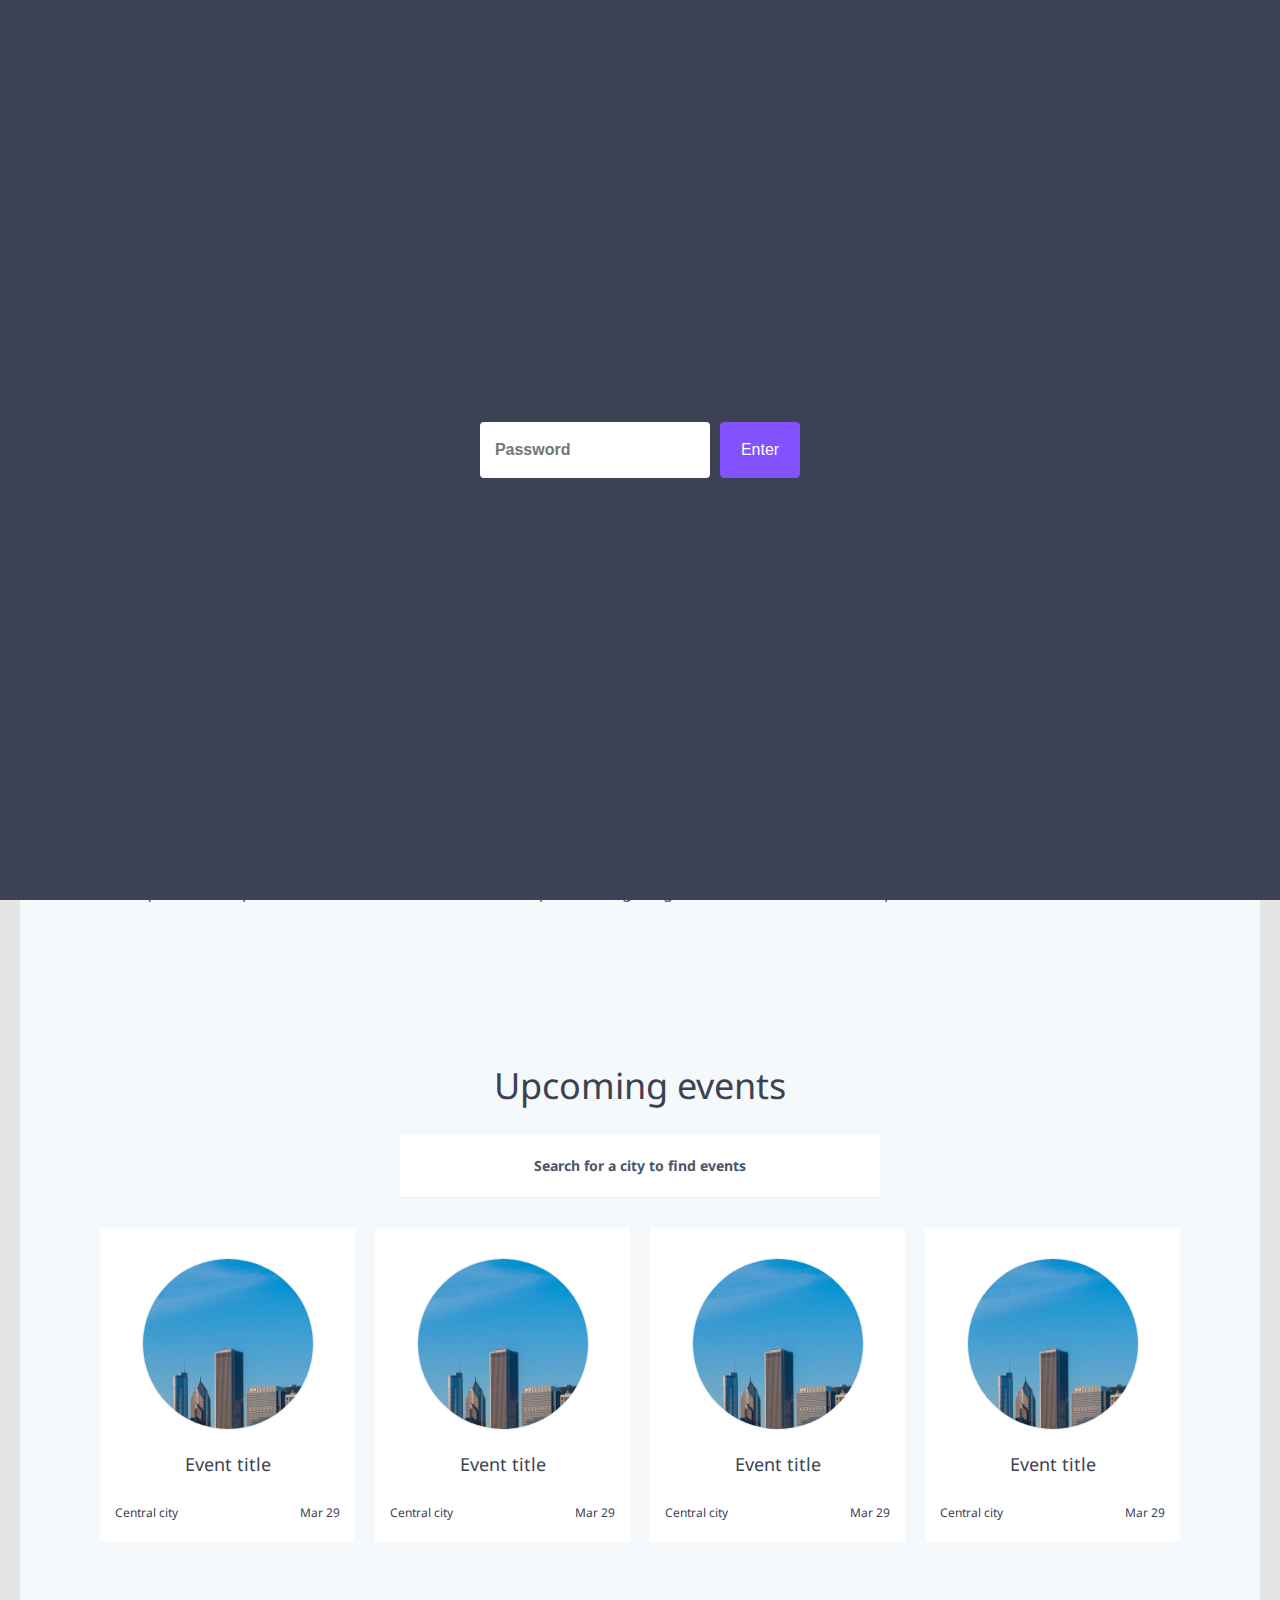
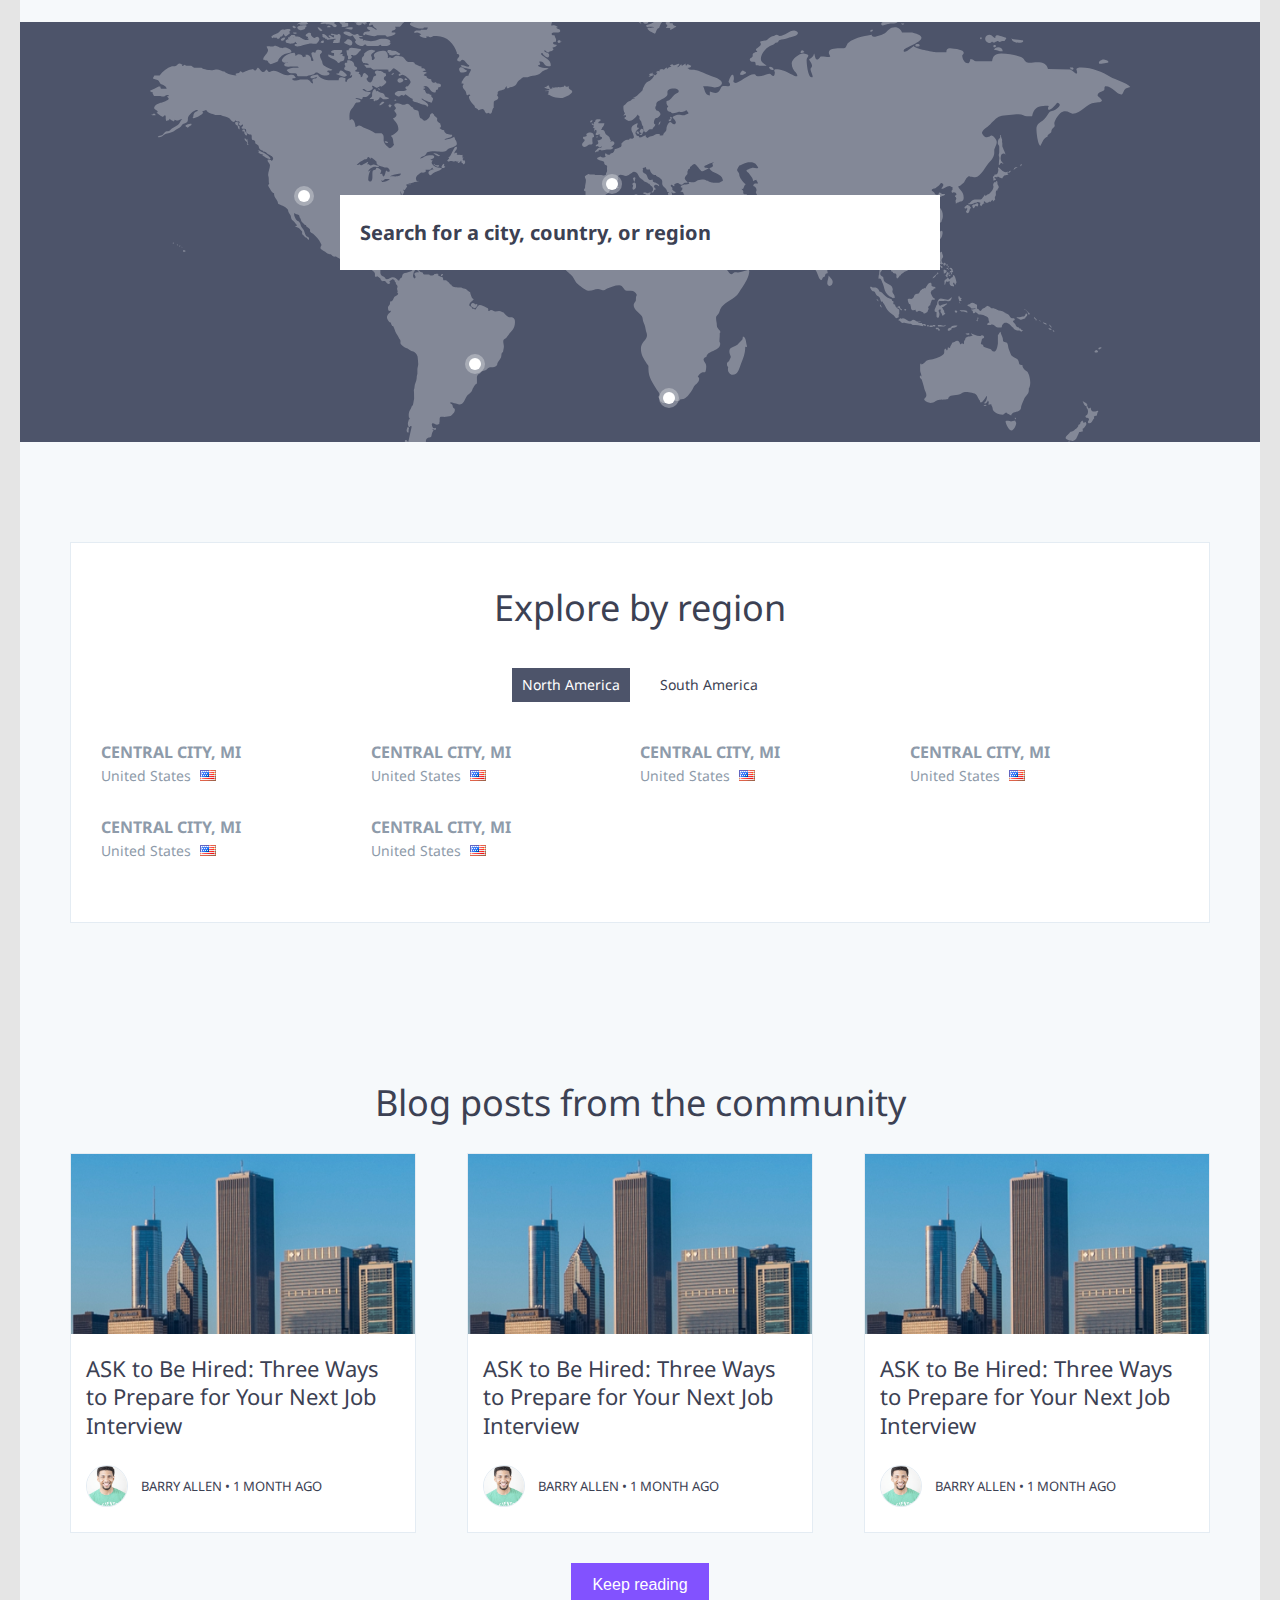
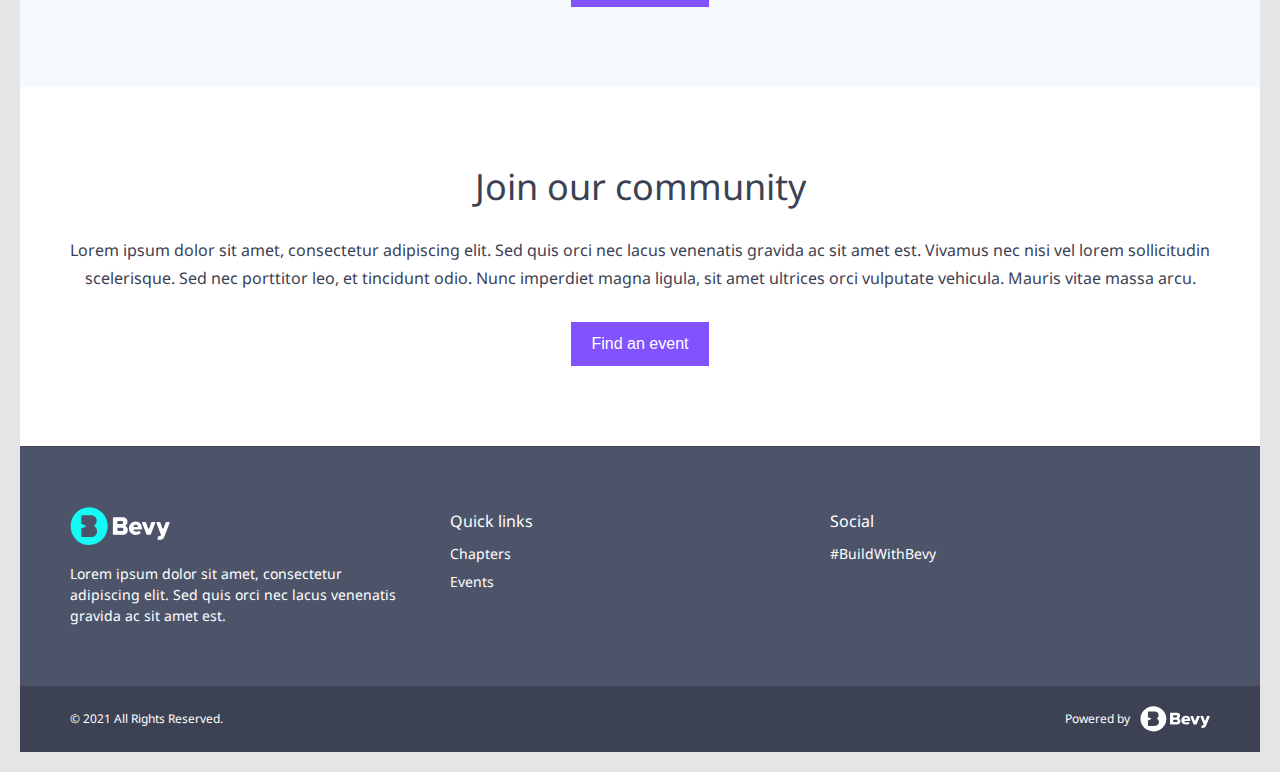
<file: index.html>
<!DOCTYPE html>
<html>

<head>
  <meta name="robots" content="noindex, nofollow" />
  <meta charset="utf-8">
  <meta name='viewport' content='width=device-width, initial-scale=1, maximum-scale=1'>
  <meta name="apple-mobile-web-app-capable" content="yes">
  <meta name="format-detection" content="telephone=no">
  <!-- Favicon -->
  <link rel="icon" type="image/png" href="img/favicon-32x32.png" sizes="32x32">
  <link rel="icon" type="image/ico" href="img/favicon.ico" sizes="16x16">
  <!-- Google Fonts -->
  <link rel="preconnect" href="https://fonts.gstatic.com">
  <link href="https://fonts.googleapis.com/css?family=Noto+Sans:400,700" rel="stylesheet">
  <link href="https://fonts.googleapis.com/css2?family=Lora&display=swap" rel="stylesheet">
  <link href="https://fonts.googleapis.com/css2?family=Righteous&display=swap" rel="stylesheet">
  <!-- Line awesome Icons -->
  <link rel="stylesheet"
    href="https://maxst.icons8.com/vue-static/landings/line-awesome/line-awesome/1.3.0/css/line-awesome.min.css">
  <!-- Custom CSS -->
  <link rel="stylesheet" href="css/style.css" type="text/css" media="screen">
  <title>Bevy Styling options</title>
</head>

<body class="clip">
  <div class="login">
    <div class="login-form">
      <form>
        <input type="password" placeholder="Password">
        <input type="submit" value="Enter" class="btn primary">
      </form>
      <div class="errors"></div>
    </div>
  </div>
  <div class="editor">
    <div class="main">
      <button class="btn switch-page"><a href="virtual/bvc">View Bevy Virtual</a></button>
      <button class="show-edditable-sections" title="Show editable sections (Where to click)">
        <i class="las la-question-circle"></i>
      </button>
      <div class="top-bar">
        <!-- <button class="toggle-global-settings" data-editable="yes" data-panel="global">
            <i class="las la-tv"></i>
            <span class="label">View Bevy Virtual</span>
          </button> -->
        <button class="toggle-global-settings" data-editable="yes" data-panel="global">
          <i class="las la-globe-americas"></i>
          <span class="label">Global settings</span>
        </button>
        <button class="home-sections" data-editable="yes" data-panel="home-sections">
          <i class="las la-th-list"></i>
          <span class="label">Home sections</span>
        </button>
      </div>
      <ul class="page-tabs">
        <li>
          <button class="selected" data-page="home">Home</button>
        </li>
        <li>
          <button data-page="chapter">Chapter</button>
        </li>
        <li>
          <button data-page="events">Event</button>
        </li>
      </ul>
      <div class="page-container" data-page="home">
        <div class="page" data-control-font="body" data-control-theme="page">
          <header class="main-nav" data-editable="yes" data-panel="header" data-control-theme="header"
            data-control-border="header">
            <div class="container">
              <a href="#" class="logo">
                <img src="img/logo-dark.svg" alt="Company Name" class="light">
                <img src="img/logo-light.svg" alt="Company Name" class="dark">
              </a>
              <nav>
                <ul>
                  <li class="nav-item" data-control-display="toggle-nav"><a href="#" data-control-text-style="nav"
                      data-editable-text="yes">Chapters</a></li>
                  <li class="nav-item" data-control-display="toggle-nav"><a href="#" data-control-text-style="nav"
                      data-editable-text="yes">Events</a></li>
                  <li class="search" data-control-display="toggle-search"><i class="las la-search"></i></li>
                </ul>
                <a href="#" class="avatar">
                  <img src="img/avatar.png" alt="Name">
                </a>
              </nav>
            </div>
          </header>
          <div class="global-announcement hide" data-editable="yes" data-panel="global-announcement"
            data-control-theme="global-announcement" data-control-display="global-announcement">
            <div class="container" data-editable-text="yes">
              <h3>Global announcement</h3>
              <p>Lorem ipsum dolor sit amet, consectetur adipiscing elit, sed do eiusmod tempor incididunt ut labore et
                dolore magna aliqua. Ut enim ad minim veniam, quis nostrud exercitation ullamco laboris nisi ut aliquip
                ex ea commodo consequat.</p>
            </div>
          </div>
          <div class="marketing-promo hide" data-control-display="marketing-promo">
            <div class="container">
              <h3 data-editable-text="yes">Marketing promo homepage</h3>
            </div>
          </div>
          <div class="slider" data-editable="yes" data-panel="slider" data-control-theme="slider"
            data-control-background="slider" data-control-height="slider" data-control-text-style="slider"
            data-control-display="slider">
            <h2 data-control-font="headings" data-control-display="slider-title" data-editable-text="yes">Slider title
            </h2>
            <h3 data-control-font="headings" data-control-display="slider-subtitle" data-editable-text="yes">Slider
              subtitle</h3>
            <ul class="slider-controls">
              <li><i class="las la-pause"></i></li>
              <li><i class="las la-angle-left"></i></li>
              <li><i class="las la-angle-right"></i></li>
            </ul>
          </div>
          <div class="join-bar" data-editable="yes" data-panel="join-bar" data-control-theme="join-bar"
            data-control-text-style="join-bar">
            <h3 class="hide" data-control-display="join-title" data-editable-text="yes">Join us bar title</h3>
            <h4 class="hide" data-control-display="join-subtitle" data-editable-text="yes">Join us bar subtitle</h4>
            <button class="btn primary" data-editable="yes" data-panel="buttons" data-editable-text="yes"
              data-control-text-style="button" data-control-theme="button" data-control-radius="button"
              data-control-border="button">Join us</button>
          </div>
          <div class="intro-text" data-editable="yes" data-panel="intro" data-control-theme="intro-text"
            data-control-display="intro-text">
            <div class="container">
              <h2 class="general-h2" data-editable="yes" data-panel="headings" data-control-text-style="h2"
                data-control-theme="h2" data-control-font="headings" data-control-display="intro-title"
                data-editable-text="yes">Welcome</h2>
              <p data-control-display="intro-text" data-editable-text="yes">Lorem ipsum dolor sit amet, consectetur
                adipiscing elit. Sed quis orci nec lacus venenatis gravida ac sit amet est. Vivamus nec nisi vel lorem
                sollicitudin scelerisque. Sed nec porttitor leo, et tincidunt odio. Nunc imperdiet magna ligula, sit
                amet ultrices orci vulputate vehicula. Mauris vitae massa arcu.</p>
            </div>
          </div>
          <div class="upcoming-events" data-editable="yes" data-panel="upcoming-events"
            data-control-theme="upcoming-events" data-control-display="upcoming-events">
            <div class="container">
              <h2 class="general-h2" data-editable="yes" data-panel="headings" data-control-text-style="h2"
                data-control-theme="h2" data-control-font="headings" data-control-display="upcoming-events-title"
                data-editable-text="yes">Upcoming events</h2>
              <div class="search-field">
                <label>Search for a city to find events</label>
                <i class="las la-search"></i>
              </div>
              <dl class="tags hide" data-control-display="upcoming-events-tags">
                <dt>Filter by:</dt>
                <dd>Community</dd>
                <dd>Webinar</dd>
                <dd>Marketing</dd>
                <dd>Ads/Traffic Analytics</dd>
                <dd>Android</dd>
              </dl>
              <div class="events-list" data-editable="yes" data-panel="upcoming-events-cards"
                data-control-theme="upcoming-event-card" data-control-border="upcoming-event-card"
                data-control-theme="upcoming-event-card" data-control-radius="upcoming-event-card"
                data-control-shadow="upcoming-event-card" data-control-shape="upcoming-event-card"
                data-control-text-style="upcoming-event-card" data-dynamic-content="yes">
                <div class="events-nav">
                  <i class="las la-angle-left"></i>
                  <i class="las la-angle-right"></i>
                </div>
                <div class="event-card">
                  <div class="image">
                    <img src="img/event-thb.png" alt="Event title">
                  </div>
                  <h3>Event title</h3>
                  <div class="event-data">
                    <div class="chapter"><i class="las la-users"></i> Central city</div>
                    <div class="date"><i class="las la-calendar"></i> Mar 29</div>
                  </div>
                </div>
                <div class="event-card">
                  <div class="image">
                    <img src="img/event-thb.png" alt="Event title">
                  </div>
                  <h3>Event title</h3>
                  <div class="event-data">
                    <div class="chapter"><i class="las la-users"></i> Central city</div>
                    <div class="date"><i class="las la-calendar"></i> Mar 29</div>
                  </div>
                </div>
                <div class="event-card">
                  <div class="image">
                    <img src="img/event-thb.png" alt="Event title">
                  </div>
                  <h3>Event title</h3>
                  <div class="event-data">
                    <div class="chapter"><i class="las la-users"></i> Central city</div>
                    <div class="date"><i class="las la-calendar"></i> Mar 29</div>
                  </div>
                </div>
                <div class="event-card">
                  <div class="image">
                    <img src="img/event-thb.png" alt="Event title">
                  </div>
                  <h3>Event title</h3>
                  <div class="event-data">
                    <div class="chapter"><i class="las la-users"></i> Central city</div>
                    <div class="date"><i class="las la-calendar"></i> Mar 29</div>
                  </div>
                </div>
              </div>
            </div>
          </div>
          <div class="home-video hide" data-control-display="home-video">
            <div class="container">
              <div class="yt-embed">
                <iframe width="560" height="315" src="https://www.youtube.com/embed/rOUQt9rW93E?controls=0"
                  title="YouTube video player" frameborder="0"
                  allow="accelerometer; autoplay; clipboard-write; encrypted-media; gyroscope; picture-in-picture"
                  allowfullscreen></iframe>
              </div>
            </div>
          </div>
          <div class="map-section" data-editable="yes" data-panel="map" data-control-theme="map"
            data-control-display="map">
            <div class="map">
              <span></span>
              <span></span>
              <span></span>
              <span></span>
              <img src="img/map.svg" alt="">
            </div>
            <h2 class="general-h2 hide" data-editable="yes" data-control-display="map-title" data-panel="headings"
              data-control-text-style="h2" data-control-theme="h2" data-control-font="headings"
              data-control-display="upcoming-events-title" data-editable-text="yes">Find communities</h2>
            <div class="chapter-search" data-control-shadow="map-search" data-control-border="map-search">
              <label>Search for a city, country, or region</label>
              <i class="las la-search"></i>
            </div>
          </div>
          <div class="explore-by-region" data-editable="yes" data-panel="regions" data-control-theme="regions"
            data-control-display="explore-by-regions">
            <div class="container">
              <div class="regions-panel" data-dynamic-content="yes">
                <h2 class="general-h2" data-editable="yes" data-panel="headings" data-control-text-style="h2"
                  data-control-theme="h2" data-control-font="headings">Explore by region</h2>
                <ul class="regions-tabs" data-control-border="region-tabs">
                  <li class="selected">North America</li>
                  <li>South America</li>
                </ul>
                <div class="regions-list">
                  <div class="region-item">
                    <h4>Central City, MI</h4>
                    <strong>United States <span></span></strong>
                  </div>
                  <div class="region-item">
                    <h4>Central City, MI</h4>
                    <strong>United States <span></span></strong>
                  </div>
                  <div class="region-item">
                    <h4>Central City, MI</h4>
                    <strong>United States <span></span></strong>
                  </div>
                  <div class="region-item">
                    <h4>Central City, MI</h4>
                    <strong>United States <span></span></strong>
                  </div>
                  <div class="region-item">
                    <h4>Central City, MI</h4>
                    <strong>United States <span></span></strong>
                  </div>
                  <div class="region-item">
                    <h4>Central City, MI</h4>
                    <strong>United States <span></span></strong>
                  </div>
                </div>
              </div>
            </div>
          </div>
          <div class="blog" data-editable="yes" data-panel="blog" data-control-display="blog">
            <div class="container">
              <h2 class="general-h2" data-editable="yes" data-panel="headings" data-control-text-style="h2"
                data-control-theme="h2" data-control-font="headings" data-control-display="blog-title"
                data-editable-text="yes">Blog posts from the community</h2>
              <div class="posts-list" data-editable-text="yes">
                <div class="blog-post card" data-editable="yes" data-panel="cards" data-control-shadow="cards"
                  data-control-border="cards" data-control-text-style="cards" data-control-theme="cards"
                  data-control-radius="cards">
                  <div class="image">
                    <img src="img/event-thb.png" alt="">
                  </div>
                  <div class="post-info">
                    <h3>ASK to Be Hired: Three Ways to Prepare for Your Next Job Interview</h3>
                    <div class="author">
                      <span class="avatar">
                        <img src="img/avatar.png" alt="">
                      </span>
                      <strong>Barry Allen • 1 month ago</strong>
                    </div>
                  </div>
                </div>
                <div class="blog-post card" data-editable="yes" data-panel="cards" data-control-shadow="cards"
                  data-control-border="cards" data-control-text-style="cards" data-control-theme="cards"
                  data-control-radius="cards">
                  <div class="image">
                    <img src="img/event-thb.png" alt="">
                  </div>
                  <div class="post-info">
                    <h3>ASK to Be Hired: Three Ways to Prepare for Your Next Job Interview</h3>
                    <div class="author">
                      <span class="avatar">
                        <img src="img/avatar.png" alt="">
                      </span>
                      <strong>Barry Allen • 1 month ago</strong>
                    </div>
                  </div>
                </div>
                <div class="blog-post card" data-editable="yes" data-panel="cards" data-control-shadow="cards"
                  data-control-border="cards" data-control-text-style="cards" data-control-theme="cards"
                  data-control-radius="cards">
                  <div class="image">
                    <img src="img/event-thb.png" alt="">
                  </div>
                  <div class="post-info">
                    <h3>ASK to Be Hired: Three Ways to Prepare for Your Next Job Interview</h3>
                    <div class="author">
                      <span class="avatar">
                        <img src="img/avatar.png" alt="">
                      </span>
                      <strong>Barry Allen • 1 month ago</strong>
                    </div>
                  </div>
                </div>
              </div>
              <button class="btn primary" data-editable="yes" data-panel="buttons" data-editable-text="yes"
                data-control-text-style="button" data-control-theme="button" data-control-radius="button"
                data-control-border="button">Keep reading</button>
            </div>
          </div>
          <div class="hompage-cta" data-editable="yes" data-panel="homepage-cta" data-control-theme="homepage-cta"
            data-control-display="cta-banner">
            <div class="container">
              <h2 class="general-h2" data-editable="yes" data-panel="headings" data-control-text-style="h2"
                data-control-theme="h2" data-control-font="headings" data-control-display="cta-title"
                data-editable-text="yes">Join our community</h2>
              <p data-control-text-style="homepage-cta-text" data-control-display="cta-text" data-editable-text="yes">
                Lorem ipsum dolor sit amet, consectetur adipiscing elit. Sed quis orci nec lacus venenatis gravida ac
                sit amet est. Vivamus nec nisi vel lorem sollicitudin scelerisque. Sed nec porttitor leo, et tincidunt
                odio. Nunc imperdiet magna ligula, sit amet ultrices orci vulputate vehicula. Mauris vitae massa arcu.
              </p>
              <button class="btn primary" data-editable="yes" data-panel="buttons" data-editable-text="yes"
                data-control-text-style="button" data-control-theme="button" data-control-radius="button"
                data-control-border="button" data-control-display="cta-button" data-editable-text="yes">Find an
                event</button>
            </div>
          </div>
          <footer data-editable="yes" data-panel="footer" data-control-theme="footer" data-control-border="footer">
            <div class="footer-top">
              <div class="container">
                <div class="footer-content">
                  <div class="company">
                    <img src="img/logo-light.svg" class="light" alt="">
                    <img src="img/logo-dark.svg" class="dark" alt="">
                    <p data-control-display="footer-description" data-editable-text="yes">Lorem ipsum dolor sit amet,
                      consectetur adipiscing elit. Sed quis orci nec lacus venenatis gravida ac sit amet est.</p>
                  </div>
                  <div class="quick-links" data-control-display="quick-links">
                    <h4>Quick links</h4>
                    <ul>
                      <li data-editable-text="yes">Chapters</li>
                      <li data-editable-text="yes">Events</li>
                    </ul>
                  </div>
                  <div class="footer-social">
                    <h4>Social</h4>
                    <p data-control-display="social-hashtag" data-editable-text="yes">#BuildWithBevy</p>
                    <ul data-control-display="social-icons">
                      <li><i class="lab la-pinterest-p"></i></li>
                      <li><i class="lab la-facebook-f"></i></li>
                      <li><i class="lab la-twitter"></i></li>
                    </ul>
                  </div>
                </div>
              </div>
            </div>
            <div class="footer-bar">
              <div class="container">
                <div class="copyright">
                  <p data-editable-text="yes">&copy; 2021 All Rights Reserved.</p>
                </div>
                <div class="powered-by">
                  <p>Powered by</p>
                  <img src="img/logo-light-solid.svg" class="light" alt="">
                  <img src="img/logo-dark-solid.svg" class="dark" alt="">
                </div>
              </div>
            </div>
          </footer>
        </div>
      </div>
      <div class="page-container hide" data-page="events">
        <div class="page" data-control-font="body" data-control-theme="page">
          <header class="main-nav" data-editable="yes" data-panel="header" data-control-theme="header"
            data-control-border="header">
            <div class="container">
              <a href="#" class="logo">
                <img src="img/logo-dark.svg" alt="Company Name" class="light">
                <img src="img/logo-light.svg" alt="Company Name" class="dark">
              </a>
              <nav>
                <ul>
                  <li class="nav-item" data-control-display="toggle-nav"><a href="#" data-control-text-style="nav"
                      data-editable-text="yes">Chapters</a></li>
                  <li class="nav-item" data-control-display="toggle-nav"><a href="#" data-control-text-style="nav"
                      data-editable-text="yes">Events</a></li>
                  <li class="search" data-control-display="toggle-search"><i class="las la-search"></i></li>
                </ul>
                <a href="#" class="avatar">
                  <img src="img/avatar.png" alt="Name">
                </a>
              </nav>
            </div>
          </header>
          <div class="banner" data-editable="yes" data-panel="banner" data-control-theme="banner"
            data-control-background="banner">
            <div class="container">
              <h1 data-dynamic-content="yes" data-control-font="headings">Conference test</h1>
              <h3 class="chapter" data-control-display="toggle-chapter" data-editable-text="yes">Buenos Aires</h3>
              <div class="event-date-time" data-dynamic-content="yes">Mar 29 - 30, 10:00 AM (GMT-3)</div>
              <h4 class="event-attendees" data-dynamic-content="yes">2 RSVP'ed</h4>
              <ul class="social" data-control-display="toggle-social">
                <li><i class="lab la-pinterest-p"></i></li>
                <li><i class="lab la-facebook-f"></i></li>
                <li><i class="lab la-twitter"></i></li>
              </ul>
              <div class="description" data-control-display="toggle-description">
                <p data-dynamic-content="yes">Lorem ipsum dolor sit amet, consectetur adipiscing elit. Sed quis orci nec
                  lacus venenatis gravida ac sit amet est. Vivamus nec nisi vel lorem sollicitudin scelerisque. Sed nec
                  porttitor leo, et tincidunt odio. Nunc imperdiet magna ligula, sit amet ultrices orci vulputate
                  vehicula. Mauris vitae massa arcu.</p>
              </div>
              <ul class="tags" data-control-display="toggle-tags">
                <li data-dynamic-content="yes">Webinar</li>
                <li data-dynamic-content="yes">Marketing</li>
                <li data-dynamic-content="yes">Android</li>
                <li data-dynamic-content="yes">Cloud</li>
                <li data-dynamic-content="yes">Data</li>
                <li class="more">View more</li>
              </ul>
              <button class="btn primary join-event" data-editable="yes" data-panel="buttons"
                data-control-text-style="button" data-control-theme="button" data-control-radius="button"
                data-control-border="button">Join Virtual Event </button>
            </div>
          </div>
          <div class="rsvp" data-editable="no">
            <div class="container">
              <div class="panel">
                <h2 class="general-h2" data-editable="yes" data-panel="headings" data-control-text-style="h2"
                  data-control-theme="h2" data-control-font="headings">RSVP for this <span
                    data-editable-text="yes">event</span> now! </h2>
                <ul class="rsvp-row">
                  <li><strong data-dynamic-content="yes">RSVP</strong></li>
                  <li>Availability ends in about 3 hours</li>
                  <li>
                    <button class="btn primary" data-editable="yes" data-panel="buttons" data-editable-text="yes"
                      data-control-text-style="button" data-control-theme="button" data-control-radius="button"
                      data-control-border="button">RSVP </button>
                  </li>
                </ul>
              </div>
            </div>
          </div>
          <div class="about">
            <div class="container">
              <h2 class="general-h2" data-editable="yes" data-panel="headings" data-control-text-style="h2"
                data-control-theme="h2" data-control-font="headings">About this <span
                  data-editable-text="yes">event</span></h2>
              <p data-dynamic-content="yes">Lorem ipsum dolor sit amet, consectetur adipiscing elit. Sed quis orci nec
                lacus venenatis gravida ac sit amet est. Vivamus nec nisi vel lorem sollicitudin scelerisque. Sed nec
                porttitor leo, et tincidunt odio. Nunc imperdiet magna ligula, sit amet ultrices orci vulputate
                vehicula. Mauris vitae massa arcu.</p>
            </div>
          </div>
          <div class="speakers">
            <div class="container">
              <h2 class="general-h2" data-editable="yes" data-panel="headings" data-control-text-style="h2"
                data-control-theme="h2" data-control-font="headings"><span data-editable-text="yes">Speakers</span></h2>
              <div class="cards">
                <div class="card" data-editable="yes" data-panel="cards" data-dynamic-content="yes"
                  data-control-shadow="cards" data-control-border="cards" data-control-text-style="cards"
                  data-control-theme="cards" data-control-radius="cards">
                  <div class="image">
                    <img src="img/avatar-2.png" alt="">
                    <span class="twitter" data-control-display="toggle-twitter">
                      <i class="lab la-twitter"></i>
                    </span>
                  </div>
                  <h3>Alice Todd</h3>
                  <h4><strong>Figma</strong> Community Manager</h4>
                  <button class="btn secondary" data-editable="yes" data-panel="buttons-secondary"
                    data-control-text-style="button-secondary" data-control-theme="button-secondary"
                    data-control-radius="button-secondary" data-control-border="button-secondary">See Bio</button>
                </div>
                <div class="card" data-editable="yes" data-panel="cards" data-dynamic-content="yes"
                  data-control-shadow="cards" data-control-border="cards" data-control-text-style="cards"
                  data-control-theme="cards" data-control-radius="cards">
                  <div class="image">
                    <img src="img/avatar-3.png" alt="">
                    <span class="twitter" data-control-display="toggle-twitter">
                      <i class="lab la-twitter"></i>
                    </span>
                  </div>
                  <h3>Elbert Day</h3>
                  <h4><strong>Asana</strong> Community Manager</h4>
                  <button class="btn secondary" data-editable="yes" data-panel="buttons-secondary"
                    data-control-text-style="button-secondary" data-control-theme="button-secondary"
                    data-control-radius="button-secondary" data-control-border="button-secondary">See Bio</button>
                </div>
              </div>
            </div>
          </div>
          <div class="agenda">
            <div class="container">
              <h2 class="general-h2" data-editable="yes" data-panel="headings" data-control-text-style="h2"
                data-control-theme="h2" data-control-font="headings">Agenda </h2>
              <h4 class="time-zone">Displayed in your timezone</h4>
              <div class="agenda-component">
                <ul class="tabs" data-control-theme="agenda-cards">
                  <li class="selected" data-dynamic-content="yes">Mar 29</li>
                  <li data-dynamic-content="yes">Mar 30</li>
                </ul>
                <div class="filters" data-editable="yes" data-panel="agenda-cards" data-control-radius="agenda-card"
                  data-control-theme="agenda-cards">
                  <div class="field search">
                    <label>Search</label>
                    <i class="las la-search"></i>
                  </div>
                  <div class="field filter">
                    <label>Filter</label>
                    <i class="las la-angle-down"></i>
                  </div>
                </div>
                <div class="agenda-card" data-editable="yes" data-panel="agenda-cards" data-dynamic-content="yes"
                  data-control-radius="agenda-card" data-control-theme="agenda-cards">
                  <div class="when">
                    <div class="time">10:00 AM — 11:00 AM</div>
                    <div class="place"><i class="las la-map-marker-alt"></i> Session</div>
                  </div>
                  <h3>Agenda item title</h3>
                  <p>Lorem ipsum dolor sit amet, consectetur adipiscing elit. Sed quis orci nec lacus venenatis gravida
                    ac sit amet est. Vivamus nec nisi vel lorem sollicitudin scelerisque. Sed nec porttitor leo, et
                    tincidunt odio. Nunc imperdiet magna ligula, sit amet ultrices orci vulputate vehicula. Mauris vitae
                    massa arcu.</p>
                  <ul class="speakers-list">
                    <li>
                      <div class="image">
                        <img src="img/avatar-2.png" alt="">
                      </div>
                      <div class="info">
                        <h4>Alice Todd</h4>
                        <h5>Community Manager <strong>Figma</strong></h5>
                      </div>
                    </li>
                    <li>
                      <div class="image">
                        <img src="img/avatar-3.png" alt="">
                      </div>
                      <div class="info">
                        <h4>Elbert Day</h4>
                        <h5>Community Manager <strong>Asana</strong></h5>
                      </div>
                    </li>
                  </ul>
                  <div class="actions">
                    <button>
                      <i class="las la-calendar-plus"></i>
                      Add to calendar
                    </button>
                  </div>
                </div>
                <div class="agenda-card" data-editable="yes" data-panel="agenda-cards" data-dynamic-content="yes"
                  data-control-radius="agenda-card" data-control-theme="agenda-cards">
                  <div class="when">
                    <div class="time">10:00 AM — 11:00 AM</div>
                    <div class="place"><i class="las la-map-marker-alt"></i> Session</div>
                  </div>
                  <h3>Agenda item title</h3>
                  <p>Lorem ipsum dolor sit amet, consectetur adipiscing elit. Sed quis orci nec lacus venenatis gravida
                    ac sit amet est. Vivamus nec nisi vel lorem sollicitudin scelerisque. Sed nec porttitor leo, et
                    tincidunt odio. Nunc imperdiet magna ligula, sit amet ultrices orci vulputate vehicula. Mauris vitae
                    massa arcu.</p>
                  <ul class="speakers-list">
                    <li>
                      <div class="image">
                        <img src="img/avatar-2.png" alt="">
                      </div>
                      <div class="info">
                        <h4>Alice Todd</h4>
                        <h5>Community Manager <strong>Figma</strong></h5>
                      </div>
                    </li>
                    <li>
                      <div class="image">
                        <img src="img/avatar-3.png" alt="">
                      </div>
                      <div class="info">
                        <h4>Elbert Day</h4>
                        <h5>Community Manager <strong>Asana</strong></h5>
                      </div>
                    </li>
                  </ul>
                  <div class="actions">
                    <button>
                      <i class="las la-calendar-plus"></i>
                      Add to calendar
                    </button>
                  </div>
                </div>
              </div>
            </div>
          </div>
          <div class="speakers">
            <div class="container">
              <h2 class="general-h2" data-editable="yes" data-panel="headings" data-control-text-style="h2"
                data-control-theme="h2" data-control-font="headings"><span data-editable-text="yes">Organizers</span>
              </h2>
              <div class="cards">
                <div class="card" data-editable="yes" data-panel="cards" data-dynamic-content="yes"
                  data-control-shadow="cards" data-control-border="cards" data-control-text-style="cards"
                  data-control-theme="cards" data-control-radius="cards">
                  <div class="image">
                    <img src="img/avatar-2.png" alt="">
                  </div>
                  <h3>Alice Todd</h3>
                  <h4>Community Manager</h4>
                  <button class="btn secondary" data-editable="yes" data-panel="buttons-secondary"
                    data-control-text-style="button-secondary" data-control-theme="button-secondary"
                    data-control-radius="button-secondary" data-control-border="button-secondary">See Bio</button>
                </div>
                <div class="card" data-editable="yes" data-panel="cards" data-dynamic-content="yes"
                  data-control-shadow="cards" data-control-border="cards" data-control-text-style="cards"
                  data-control-theme="cards" data-control-radius="cards">
                  <div class="image">
                    <img src="img/avatar-3.png" alt="">
                  </div>
                  <h3>Elbert Day</h3>
                  <h4>Community Manager</h4>
                  <button class="btn secondary" data-editable="yes" data-panel="buttons-secondary"
                    data-control-text-style="button-secondary" data-control-theme="button-secondary"
                    data-control-radius="button-secondary" data-control-border="button-secondary">See Bio</button>
                </div>
              </div>
              <button class="btn primary" data-editable="yes" data-panel="buttons" data-control-text-style="button"
                data-control-theme="button" data-control-radius="button" data-control-border="button"><i
                  class="las la-envelope"></i> Contact us </button>
            </div>
          </div>
          <div class="collaborators">
            <div class="container">
              <div class="sponsors">
                <h3 data-control-font="headings">Global Sponsor</h3>
                <div class="sponsor-card">
                  <img src="img/logo-dark.svg" alt="">
                </div>
              </div>
              <div class="sponsors partners">
                <h3 data-control-font="headings">Partner</h3>
                <div class="sponsor-card" data-dynamic-content="yes">
                  <img src="img/logo-dark.svg" alt="">
                </div>
              </div>
            </div>
          </div>
          <footer data-editable="yes" data-panel="footer" data-control-theme="footer" data-control-border="footer">
            <div class="footer-top">
              <div class="container">
                <div class="footer-content">
                  <div class="company">
                    <img src="img/logo-light.svg" class="light" alt="">
                    <img src="img/logo-dark.svg" class="dark" alt="">
                    <p data-control-display="footer-description" data-editable-text="yes">Lorem ipsum dolor sit amet,
                      consectetur adipiscing elit. Sed quis orci nec lacus venenatis gravida ac sit amet est.</p>
                  </div>
                  <div class="quick-links" data-control-display="quick-links">
                    <h4>Quick links</h4>
                    <ul>
                      <li data-editable-text="yes">Chapters</li>
                      <li data-editable-text="yes">Events</li>
                    </ul>
                  </div>
                  <div class="footer-social">
                    <h4>Social</h4>
                    <p data-control-display="social-hashtag" data-editable-text="yes">#BuildWithBevy</p>
                    <ul data-control-display="social-icons">
                      <li><i class="lab la-pinterest-p"></i></li>
                      <li><i class="lab la-facebook-f"></i></li>
                      <li><i class="lab la-twitter"></i></li>
                    </ul>
                  </div>
                </div>
              </div>
            </div>
            <div class="footer-bar">
              <div class="container">
                <div class="copyright">
                  <p data-editable-text="yes">&copy; 2021 All Rights Reserved.</p>
                </div>
                <div class="powered-by">
                  <p>Powered by</p>
                  <img src="img/logo-light-solid.svg" class="light" alt="">
                  <img src="img/logo-dark-solid.svg" class="dark" alt="">
                </div>
              </div>
            </div>
          </footer>
        </div>
      </div>
      <div class="page-container hide" data-page="chapter">
        <div class="page" data-control-font="body" data-control-theme="page">
          <header class="main-nav" data-editable="yes" data-panel="header" data-control-theme="header"
            data-control-border="header">
            <div class="container">
              <a href="#" class="logo">
                <img src="img/logo-dark.svg" alt="Company Name" class="light">
                <img src="img/logo-light.svg" alt="Company Name" class="dark">
              </a>
              <nav>
                <ul>
                  <li class="nav-item" data-control-display="toggle-nav"><a href="#" data-control-text-style="nav"
                      data-editable-text="yes">Chapters</a></li>
                  <li class="nav-item" data-control-display="toggle-nav"><a href="#" data-control-text-style="nav"
                      data-editable-text="yes">Events</a></li>
                  <li class="search" data-control-display="toggle-search"><i class="las la-search"></i></li>
                </ul>
                <a href="#" class="avatar">
                  <img src="img/avatar.png" alt="Name">
                </a>
              </nav>
            </div>
          </header>
          <div class="chapter-banner" data-editable="yes" data-panel="chapter-banner"
            data-control-theme="chapter-banner" data-control-background="chapter-banner">
            <div class="container">
              <h4 data-control-display="toggle-country" data-dynamic-content="yes" data-control-font="headings">Country
              </h4>
              <h1 data-dynamic-content="yes" data-control-font="headings">Chapter name</h1>
              <h5 data-dynamic-content="yes">212 Group Members</h5>
              <ul class="social" data-control-display="toggle-social">
                <li data-dynamic-content="yes"><i class="lab la-pinterest-p"></i></li>
                <li data-dynamic-content="yes"><i class="lab la-facebook-f"></i></li>
                <li data-dynamic-content="yes"><i class="lab la-twitter"></i></li>
              </ul>
            </div>
          </div>
          <div class="join-bar" data-editable="yes" data-panel="join-bar" data-control-theme="join-bar"
            data-control-text-style="join-bar">
            <h3 class="hide" data-control-display="join-title" data-editable-text="yes">Join chapter</h3>
            <h4 class="hide" data-control-display="join-subtitle" data-editable-text="yes">Join chapter subtitle</h4>
            <button class="btn primary" data-editable="yes" data-panel="buttons" data-editable-text="yes"
              data-control-text-style="button" data-control-theme="button" data-control-radius="button"
              data-control-border="button">Join us</button>
          </div>
          <div class="container">
            <ul class="chapter-tabs">
              <li>About</li>
              <li>Upcoming Events</li>
              <li>Past Events</li>
              <li>Organizer</li>
              <li>Photos</li>
              <li>Video</li>
            </ul>
          </div>
          <div class="chapter-description">
            <div class="container" data-dynamic-content="yes">
              <h2 class="general-h2" data-editable="yes" data-panel="headings" data-control-text-style="h2"
                data-control-theme="h2" data-control-font="headings" data-control-display="blog-title">About</h2>
              <p>Lorem ipsum dolor sit amet, consectetur adipiscing elit, sed do eiusmod tempor incididunt ut labore et
                dolore magna aliqua. Ut enim ad minim veniam, quis nostrud exercitation ullamco laboris nisi ut aliquip
                ex ea commodo consequat. Duis aute irure dolor in reprehenderit in voluptate velit esse cillum dolore eu
                fugiat nulla pariatur. Excepteur sint occaecat cupidatat non proident, sunt in culpa qui officia
                deserunt mollit anim id est laborum.</p>
            </div>
          </div>
          <div class="chapter-events">
            <div class="container">
              <h2 class="general-h2" data-editable="yes" data-panel="headings" data-control-text-style="h2"
                data-control-theme="h2" data-control-font="headings" data-control-display="blog-title">Upcoming Events
              </h2>
              <div class="v-event-card" data-editable="yes" data-dynamic-content="yes" data-panel="cards"
                data-control-shadow="cards" data-control-border="cards" data-control-text-style="cards"
                data-control-theme="cards" data-control-radius="cards" data-control-shape="chapter-cards">
                <div class="image">
                  <img src="./img/event-thb.png" alt="Event image">
                </div>
                <div class="event-info">
                  <div class="date">
                    <strong>Jan 1, 2030</strong>
                    <span>- Virtual Event</span>
                  </div>
                  <h3>Sample Virtual Event</h3>
                  <ul class="event-tags">
                    <li>Community</li>
                    <li>Webinar</li>
                  </ul>
                  <p>Lorem ipsum dolor sit amet, consectetur adipiscing elit, sed do eiusmod tempor incididunt ut labore
                    et dolore magna aliqua. Ut enim ad minim veniam, quis nostrud exercitation ullamco laboris nisi ut
                    aliquip ex ea commodo consequat.</p>
                  <button class="btn primary" data-editable="yes" data-panel="buttons" data-control-text-style="button"
                    data-control-theme="button" data-control-radius="button" data-control-border="button">View
                    Details</button>
                </div>
              </div>
              <div class="v-event-card" data-editable="yes" data-dynamic-content="yes" data-panel="cards"
                data-control-shadow="cards" data-control-border="cards" data-control-text-style="cards"
                data-control-theme="cards" data-control-radius="cards" data-control-shape="chapter-cards">
                <div class="image">
                  <img src="./img/event-thb.png" alt="Event image">
                </div>
                <div class="event-info">
                  <div class="date">
                    <strong>Jan 1, 2030</strong>
                    <span>- Virtual Event</span>
                  </div>
                  <h3>Sample Virtual Event</h3>
                  <ul class="event-tags">
                    <li>Community</li>
                    <li>Webinar</li>
                  </ul>
                  <p>Lorem ipsum dolor sit amet, consectetur adipiscing elit, sed do eiusmod tempor incididunt ut labore
                    et dolore magna aliqua. Ut enim ad minim veniam, quis nostrud exercitation ullamco laboris nisi ut
                    aliquip ex ea commodo consequat.</p>
                  <button class="btn primary" data-editable="yes" data-panel="buttons" data-control-text-style="button"
                    data-control-theme="button" data-control-radius="button" data-control-border="button">View
                    Details</button>
                </div>
              </div>
              <div class="v-event-card" data-editable="yes" data-dynamic-content="yes" data-panel="cards"
                data-control-shadow="cards" data-control-border="cards" data-control-text-style="cards"
                data-control-theme="cards" data-control-radius="cards" data-control-shape="chapter-cards">
                <div class="image">
                  <img src="./img/event-thb.png" alt="Event image">
                </div>
                <div class="event-info">
                  <div class="date">
                    <strong>Jan 1, 2030</strong>
                    <span>- Virtual Event</span>
                  </div>
                  <h3>Sample Virtual Event</h3>
                  <ul class="event-tags">
                    <li>Community</li>
                    <li>Webinar</li>
                  </ul>
                  <p>Lorem ipsum dolor sit amet, consectetur adipiscing elit, sed do eiusmod tempor incididunt ut labore
                    et dolore magna aliqua. Ut enim ad minim veniam, quis nostrud exercitation ullamco laboris nisi ut
                    aliquip ex ea commodo consequat.</p>
                  <button class="btn primary" data-editable="yes" data-panel="buttons" data-control-text-style="button"
                    data-control-theme="button" data-control-radius="button" data-control-border="button">View
                    Details</button>
                </div>
              </div>
            </div>
          </div>
          <div class="past-events">
            <div class="container">
              <h2 class="general-h2" data-editable="yes" data-panel="headings" data-control-text-style="h2"
                data-control-theme="h2" data-control-font="headings" data-control-display="blog-title">Past Events</h2>
              <div class="past-events-list">
                <div class="event-card" data-editable="yes" data-dynamic-content="yes" data-panel="cards"
                  data-control-shadow="cards" data-control-border="cards" data-control-text-style="cards"
                  data-control-theme="cards" data-control-radius="cards" data-control-shape="chapter-cards">
                  <div class="image">
                    <img src="img/event-thb.png" alt="Event title">
                  </div>
                  <div class="event-info">
                    <strong class="date">APR 21 - 2021</strong>
                    <strong class="type">Virtual</strong>
                    <h3>Event title</h3>
                    <h4>Chapter name</h4>
                  </div>
                </div>
                <div class="event-card" data-editable="yes" data-dynamic-content="yes" data-panel="cards"
                  data-control-shadow="cards" data-control-border="cards" data-control-text-style="cards"
                  data-control-theme="cards" data-control-radius="cards" data-control-shape="chapter-cards">
                  <div class="image">
                    <img src="img/event-thb.png" alt="Event title">
                  </div>
                  <div class="event-info">
                    <strong class="date">APR 21 - 2021</strong>
                    <strong class="type">Virtual</strong>
                    <h3>Event title</h3>
                    <h4>Chapter name</h4>
                  </div>
                </div>
              </div>
            </div>
          </div>
          <div class="collaborators chapter-collaborators">
            <div class="container">
              <div class="sponsors partners">
                <h2 class="general-h2" data-editable="yes" data-panel="headings" data-control-text-style="h2"
                  data-control-theme="h2" data-control-font="headings" data-control-display="blog-title"><span
                    data-editable-text="yes">Partner</span></h2>
                <div class="sponsor-card" data-dynamic-content="yes">
                  <img src="img/logo-dark.svg" alt="">
                </div>
              </div>
            </div>
          </div>
          <div class="speakers">
            <div class="container">
              <h2 class="general-h2" data-editable="yes" data-panel="headings" data-control-text-style="h2"
                data-control-theme="h2" data-control-font="headings"><span data-editable-text="yes">Organizer</span>
              </h2>
              <div class="cards">
                <div class="card" data-editable="yes" data-dynamic-content="yes" data-panel="cards"
                  data-dynamic-content="yes" data-control-shadow="cards" data-control-border="cards"
                  data-control-text-style="cards" data-control-theme="cards" data-control-radius="cards">
                  <div class="image">
                    <img src="img/avatar-2.png" alt="">
                  </div>
                  <h3>Alice Todd</h3>
                  <h4>Community Manager</h4>
                  <button class="btn secondary" data-editable="yes" data-panel="buttons-secondary"
                    data-control-text-style="button-secondary" data-control-theme="button-secondary"
                    data-control-radius="button-secondary" data-control-border="button-secondary">See Bio</button>
                </div>
              </div>
              <button class="btn primary" data-editable="yes" data-panel="buttons" data-control-text-style="button"
                data-control-theme="button" data-control-radius="button" data-control-border="button"
                data-editable-text="yes"><i class="las la-envelope"></i> Contact us </button>
            </div>
          </div>
          <div class="chapter-photos">
            <div class="container">
              <h2 class="general-h2" data-editable="yes" data-panel="headings" data-control-text-style="h2"
                data-control-theme="h2" data-control-font="headings" data-control-display="blog-title">Chapter photos
              </h2>
              <ul class="photos">
                <li><img src="./img/chapter-photo-01.jpg" alt=""></li>
                <li><img src="./img/chapter-photo-02.jpg" alt=""></li>
                <li><img src="./img/chapter-photo-03.jpg" alt=""></li>
                <li><img src="./img/chapter-photo-02.jpg" alt=""></li>
                <li><img src="./img/chapter-photo-03.jpg" alt=""></li>
                <li><img src="./img/chapter-photo-01.jpg" alt=""></li>
              </ul>
            </div>
          </div>
          <div class="chapter-video" data-dynamic-content="yes">
            <div class="container">
              <div class="yt-embed">
                <iframe width="560" height="315" src="https://www.youtube.com/embed/rOUQt9rW93E?controls=0"
                  title="YouTube video player" frameborder="0"
                  allow="accelerometer; autoplay; clipboard-write; encrypted-media; gyroscope; picture-in-picture"
                  allowfullscreen></iframe>
              </div>
            </div>
          </div>
          <footer data-editable="yes" data-panel="footer" data-control-theme="footer" data-control-border="footer">
            <div class="footer-top">
              <div class="container">
                <div class="footer-content">
                  <div class="company">
                    <img src="img/logo-light.svg" class="light" alt="">
                    <img src="img/logo-dark.svg" class="dark" alt="">
                    <p data-control-display="footer-description" data-editable-text="yes">Lorem ipsum dolor sit amet,
                      consectetur adipiscing elit. Sed quis orci nec lacus venenatis gravida ac sit amet est.</p>
                  </div>
                  <div class="quick-links" data-control-display="quick-links">
                    <h4>Quick links</h4>
                    <ul>
                      <li data-editable-text="yes">Chapters</li>
                      <li data-editable-text="yes">Events</li>
                    </ul>
                  </div>
                  <div class="footer-social">
                    <h4>Social</h4>
                    <p data-control-display="social-hashtag" data-editable-text="yes">#BuildWithBevy</p>
                    <ul data-control-display="social-icons">
                      <li><i class="lab la-pinterest-p"></i></li>
                      <li><i class="lab la-facebook-f"></i></li>
                      <li><i class="lab la-twitter"></i></li>
                    </ul>
                  </div>
                </div>
              </div>
            </div>
            <div class="footer-bar">
              <div class="container">
                <div class="copyright">
                  <p data-editable-text="yes">&copy; 2021 All Rights Reserved.</p>
                </div>
                <div class="powered-by">
                  <p>Powered by</p>
                  <img src="img/logo-light-solid.svg" class="light" alt="">
                  <img src="img/logo-dark-solid.svg" class="dark" alt="">
                </div>
              </div>
            </div>
          </footer>
        </div>
      </div>
    </div>
    <!-- Settings -->
    <div class="settings">
      <a href="#" class="close"><i class="las la-times-circle"></i></a>
      <div class="section-settings global-settings" data-panel="global">
        <h3><strong>Customization settings</strong> Global</h3>
        <div class="message">
          <p><i class="las la-exclamation-circle"></i> These changes will affect all your pages globally.</p>
        </div>
        <ul class="controls">
          <li>
            <button class="switch" data-control-theme="page">
              <strong>Page background color</strong>
              <span class="track">
                <span class="thumb"></span>
              </span>
            </button>
          </li>
          <li>
            <button class="switch" data-control-font="headings">
              <strong>Headings: custom font</strong>
              <span class="track">
                <span class="thumb"></span>
              </span>
            </button>
          </li>
          <li>
            <button class="switch" data-control-font="body">
              <strong>Body: custom font</strong>
              <span class="track">
                <span class="thumb"></span>
              </span>
            </button>
          </li>
        </ul>
        <div class="settings-bar">
          <ul>
            <li>
              <button class="toggle-editable-text">
                <i class="las la-font"></i>
                <span class="label">editable global text</span>
              </button>
            </li>
            <li>
              <button class="toggle-dynamic-content">
                <i class="las la-calendar"></i>
                <span class="label">chapter / event content</span>
              </button>
            </li>
          </ul>
        </div>
      </div>
      <div class="section-settings home-sections-settings" data-panel="home-sections">
        <h3><strong>Customization settings</strong> Home sections</h3>
        <ul class="controls">
          <li>
            <button class="switch" data-control-display="global-announcement">
              <strong>Show Announcements</strong>
              <span class="track">
                <span class="thumb"></span>
              </span>
            </button>
          </li>
          <li>
            <button class="switch" data-control-display="marketing-promo">
              <strong>Show Marketing promo</strong>
              <span class="track">
                <span class="thumb"></span>
              </span>
            </button>
          </li>
          <li>
            <button class="switch" data-control-display="slider">
              <strong>Hide Slideshow</strong>
              <span class="track">
                <span class="thumb"></span>
              </span>
            </button>
          </li>
          <li>
            <button class="switch" data-control-display="intro-text">
              <strong>Hide Intro text</strong>
              <span class="track">
                <span class="thumb"></span>
              </span>
            </button>
          </li>
          <li>
            <button class="switch" data-control-display="upcoming-events">
              <strong>Hide Upcoming events</strong>
              <span class="track">
                <span class="thumb"></span>
              </span>
            </button>
          </li>
          <li>
            <button class="switch" data-control-display="home-video">
              <strong>Show Video</strong>
              <span class="track">
                <span class="thumb"></span>
              </span>
            </button>
          </li>
          <li>
            <button class="switch" data-control-display="map">
              <strong>Hide Map</strong>
              <span class="track">
                <span class="thumb"></span>
              </span>
            </button>
          </li>
          <li>
            <button class="switch" data-control-display="explore-by-regions">
              <strong>Hide Explore by region</strong>
              <span class="track">
                <span class="thumb"></span>
              </span>
            </button>
          </li>
          <li>
            <button class="switch" data-control-display="blog">
              <strong>Hide Blog</strong>
              <span class="track">
                <span class="thumb"></span>
              </span>
            </button>
          </li>
          <li>
            <button class="switch" data-control-display="cta-banner">
              <strong>Hide CTA banner</strong>
              <span class="track">
                <span class="thumb"></span>
              </span>
            </button>
          </li>
        </ul>
      </div>
      <div class="section-settings" data-panel="buttons">
        <h3><strong>Customization settings</strong> Primary buttons</h3>
        <div class="message">
          <p><i class="las la-exclamation-circle"></i> This element style is shared, changes in one instance will affect
            them all.</p>
        </div>
        <ul class="controls">
          <li>
            <button class="switch" data-control-text-style="button">
              <strong>Custom text style</strong>
              <span class="track">
                <span class="thumb"></span>
              </span>
            </button>
          </li>
          <li>
            <button class="switch" data-control-radius="button">
              <strong>Custom shape</strong>
              <span class="track">
                <span class="thumb"></span>
              </span>
            </button>
          </li>
          <li>
            <button class="switch" data-control-border="button">
              <strong>Custom border</strong>
              <span class="track">
                <span class="thumb"></span>
              </span>
            </button>
          </li>
          <li>
            <button class="switch" data-control-theme="button">
              <strong>Custom colors</strong>
              <span class="track">
                <span class="thumb"></span>
              </span>
            </button>
          </li>
        </ul>
      </div>
      <div class="section-settings" data-panel="buttons-secondary">
        <h3><strong>Customization settings</strong> Secondary buttons</h3>
        <div class="message">
          <p><i class="las la-exclamation-circle"></i> This element style is shared, changes in one instance will affect
            them all.</p>
        </div>
        <ul class="controls">
          <li>
            <button class="switch" data-control-text-style="button-secondary">
              <strong>Custom text style</strong>
              <span class="track">
                <span class="thumb"></span>
              </span>
            </button>
          </li>
          <li>
            <button class="switch" data-control-radius="button-secondary">
              <strong>Custom shape</strong>
              <span class="track">
                <span class="thumb"></span>
              </span>
            </button>
          </li>
          <li>
            <button class="switch" data-control-border="button-secondary">
              <strong>Custom border</strong>
              <span class="track">
                <span class="thumb"></span>
              </span>
            </button>
          </li>
          <li>
            <button class="switch" data-control-theme="button-secondary">
              <strong>Custom colors</strong>
              <span class="track">
                <span class="thumb"></span>
              </span>
            </button>
          </li>
        </ul>
      </div>
      <div class="section-settings headings-settings" data-panel="headings">
        <h3><strong>Customization settings</strong> Headings</h3>
        <div class="message">
          <p><i class="las la-exclamation-circle"></i> This element style is shared, changes in one instance will affect
            them all.</p>
        </div>
        <ul class="controls">
          <li>
            <button class="switch" data-control-text-style="h2">
              <strong>Custom text style</strong>
              <span class="track">
                <span class="thumb"></span>
              </span>
            </button>
          </li>
          <li>
            <button class="switch" data-control-theme="h2">
              <strong>Custom colors</strong>
              <span class="track">
                <span class="thumb"></span>
              </span>
            </button>
          </li>
        </ul>
      </div>
      <div class="section-settings header-settings" data-panel="header">
        <h3><strong>Customization settings</strong> Header</h3>
        <ul class="controls">
          <li>
            <button class="switch" data-control-theme="header">
              <strong>Custom colors</strong>
              <span class="track">
                <span class="thumb"></span>
              </span>
            </button>
          </li>
          <li>
            <button class="switch" data-control-border="header">
              <strong>Custom border</strong>
              <span class="track">
                <span class="thumb"></span>
              </span>
            </button>
          </li>
          <li>
            <button class="switch" data-control-text-style="nav">
              <strong>Custom text style</strong>
              <span class="track">
                <span class="thumb"></span>
              </span>
            </button>
          </li>
          <li>
            <button class="switch" data-control-display="toggle-search">
              <strong>Hide Search</strong>
              <span class="track">
                <span class="thumb"></span>
              </span>
            </button>
          </li>
          <li>
            <button class="switch" data-control-display="toggle-nav">
              <strong>Hide Menu</strong>
              <span class="track">
                <span class="thumb"></span>
              </span>
            </button>
          </li>
        </ul>
      </div>
      <div class="section-settings global-announcement-settings" data-panel="global-announcement">
        <h3><strong>Customization settings</strong> Global announcements</h3>
        <ul class="controls">
          <li>
            <button class="switch" data-control-theme="global-announcement">
              <strong>Custom colors</strong>
              <span class="track">
                <span class="thumb"></span>
              </span>
            </button>
          </li>
        </ul>
      </div>
      <div class="section-settings slider-settings" data-panel="slider">
        <h3><strong>Customization settings</strong> Slider</h3>
        <ul class="controls">
          <li>
            <button class="switch" data-control-theme="slider">
              <strong>Custom colors</strong>
              <span class="track">
                <span class="thumb"></span>
              </span>
            </button>
          </li>
          <li>
            <button class="switch" data-control-background="slider">
              <strong>Background image</strong>
              <span class="track">
                <span class="thumb"></span>
              </span>
            </button>
          </li>
          <li>
            <button class="switch" data-control-height="slider">
              <strong>Custom height</strong>
              <span class="track">
                <span class="thumb"></span>
              </span>
            </button>
          </li>
          <li>
            <button class="switch" data-control-text-style="slider">
              <strong>Custom text style</strong>
              <span class="track">
                <span class="thumb"></span>
              </span>
            </button>
          </li>
          <li>
            <button class="switch" data-control-display="slider-title">
              <strong>Hide Title</strong>
              <span class="track">
                <span class="thumb"></span>
              </span>
            </button>
          </li>
          <li>
            <button class="switch" data-control-display="slider-subtitle">
              <strong>Hide Subtitle</strong>
              <span class="track">
                <span class="thumb"></span>
              </span>
            </button>
          </li>
        </ul>
      </div>
      <div class="section-settings join-settings" data-panel="join-bar">
        <h3><strong>Customization settings</strong> Join bar</h3>
        <ul class="controls">
          <li>
            <button class="switch" data-control-theme="join-bar">
              <strong>Custom colors</strong>
              <span class="track">
                <span class="thumb"></span>
              </span>
            </button>
          </li>
          <li>
            <button class="switch" data-control-display="join-title">
              <strong>Show Title</strong>
              <span class="track">
                <span class="thumb"></span>
              </span>
            </button>
          </li>
          <li>
            <button class="switch" data-control-display="join-subtitle">
              <strong>Show Subtitle</strong>
              <span class="track">
                <span class="thumb"></span>
              </span>
            </button>
          </li>
          <li>
            <button class="switch" data-control-text-style="join-bar">
              <strong>Custom text style</strong>
              <span class="track">
                <span class="thumb"></span>
              </span>
            </button>
          </li>
        </ul>
      </div>
      <div class="section-settings intro-settings" data-panel="intro">
        <h3><strong>Customization settings</strong> Intro section</h3>
        <ul class="controls">
          <li>
            <button class="switch" data-control-theme="intro-text">
              <strong>Custom colors</strong>
              <span class="track">
                <span class="thumb"></span>
              </span>
            </button>
          </li>
          <li>
            <button class="switch" data-control-display="intro-title">
              <strong>Hide Title</strong>
              <span class="track">
                <span class="thumb"></span>
              </span>
            </button>
          </li>
          <li>
            <button class="switch" data-control-display="intro-text">
              <strong>Hide paragraph</strong>
              <span class="track">
                <span class="thumb"></span>
              </span>
            </button>
          </li>
        </ul>
      </div>
      <div class="section-settings upcoming-events-settings" data-panel="upcoming-events">
        <h3><strong>Customization settings</strong> Upcoming events</h3>
        <ul class="controls">
          <li>
            <button class="switch" data-control-theme="upcoming-events">
              <strong>Custom colors</strong>
              <span class="track">
                <span class="thumb"></span>
              </span>
            </button>
          </li>
          <li>
            <button class="switch" data-control-display="upcoming-events-title">
              <strong>Hide Title</strong>
              <span class="track">
                <span class="thumb"></span>
              </span>
            </button>
          </li>
          <li>
            <button class="switch" data-control-display="upcoming-events-tags">
              <strong>Show Tags</strong>
              <span class="track">
                <span class="thumb"></span>
              </span>
            </button>
          </li>
        </ul>
      </div>
      <div class="section-settings upcoming-events-cards-settings" data-panel="upcoming-events-cards">
        <h3><strong>Customization settings</strong> Upcoming events cards</h3>
        <ul class="controls">
          <li>
            <button class="switch" data-control-border="upcoming-event-card">
              <strong>Custom borders</strong>
              <span class="track">
                <span class="thumb"></span>
              </span>
            </button>
          </li>
          <li>
            <button class="switch" data-control-theme="upcoming-event-card">
              <strong>Custom colors</strong>
              <span class="track">
                <span class="thumb"></span>
              </span>
            </button>
          </li>
          <li>
            <button class="switch" data-control-radius="upcoming-event-card">
              <strong>Custom corners</strong>
              <span class="track">
                <span class="thumb"></span>
              </span>
            </button>
          </li>
          <li>
            <button class="switch" data-control-shadow="upcoming-event-card">
              <strong>Custom shadows</strong>
              <span class="track">
                <span class="thumb"></span>
              </span>
            </button>
          </li>
          <li>
            <button class="switch" data-control-shape="upcoming-event-card">
              <strong>Square images</strong>
              <span class="track">
                <span class="thumb"></span>
              </span>
            </button>
          </li>
          <li>
            <button class="switch" data-control-text-style="upcoming-event-card">
              <strong>Custom text style</strong>
              <span class="track">
                <span class="thumb"></span>
              </span>
            </button>
          </li>
        </ul>
      </div>
      <div class="section-settings map-settings" data-panel="map">
        <h3><strong>Customization settings</strong> Map</h3>
        <ul class="controls">
          <li>
            <button class="switch" data-control-theme="map">
              <strong>Custom colors</strong>
              <span class="track">
                <span class="thumb"></span>
              </span>
            </button>
          </li>
          <li>
            <button class="switch" data-control-shadow="map-search">
              <strong>Field custom shadows</strong>
              <span class="track">
                <span class="thumb"></span>
              </span>
            </button>
          </li>
          <li>
            <button class="switch" data-control-border="map-search">
              <strong>Field custom borders</strong>
              <span class="track">
                <span class="thumb"></span>
              </span>
            </button>
          </li>
          <li>
            <button class="switch selected" data-control-display="map-title">
              <strong>Show Title</strong>
              <span class="track">
                <span class="thumb"></span>
              </span>
            </button>
          </li>
        </ul>
      </div>
      <div class="section-settings regions-settings" data-panel="regions">
        <h3><strong>Customization settings</strong> Explore by region</h3>
        <ul class="controls">
          <li>
            <button class="switch" data-control-theme="regions">
              <strong>Custom colors</strong>
              <span class="track">
                <span class="thumb"></span>
              </span>
            </button>
          </li>
          <li>
            <button class="switch" data-control-border="region-tabs">
              <strong>Custom Tabs</strong>
              <span class="track">
                <span class="thumb"></span>
              </span>
            </button>
          </li>
        </ul>
      </div>
      <div class="section-settings blog-settings" data-panel="blog">
        <h3><strong>Customization settings</strong> Blog</h3>
        <ul class="controls">
          <li>
            <button class="switch" data-control-display="blog-title">
              <strong>Hide Title</strong>
              <span class="track">
                <span class="thumb"></span>
              </span>
            </button>
          </li>
        </ul>
      </div>
      <div class="section-settings home-cta-settings" data-panel="homepage-cta">
        <h3><strong>Customization settings</strong> Homepage CTA banner</h3>
        <ul class="controls">
          <li>
            <button class="switch" data-control-theme="homepage-cta">
              <strong>Custom colors</strong>
              <span class="track">
                <span class="thumb"></span>
              </span>
            </button>
          </li>
          <li>
            <button class="switch" data-control-text-style="homepage-cta-text">
              <strong>Custom text style</strong>
              <span class="track">
                <span class="thumb"></span>
              </span>
            </button>
          </li>
          <li>
            <button class="switch" data-control-display="cta-title">
              <strong>Hide Title</strong>
              <span class="track">
                <span class="thumb"></span>
              </span>
            </button>
          </li>
          <li>
            <button class="switch" data-control-display="cta-text">
              <strong>Hide paragraph</strong>
              <span class="track">
                <span class="thumb"></span>
              </span>
            </button>
          </li>
          <li>
            <button class="switch" data-control-display="cta-button">
              <strong>Hide CTA</strong>
              <span class="track">
                <span class="thumb"></span>
              </span>
            </button>
          </li>
        </ul>
      </div>
      <div class="section-settings banner-settings" data-panel="banner">
        <h3><strong>Customization settings</strong> Banner</h3>
        <ul class="controls">
          <li>
            <button class="switch" data-control-display="toggle-chapter">
              <strong>Hide Chapter</strong>
              <span class="track">
                <span class="thumb"></span>
              </span>
            </button>
          </li>
          <li>
            <button class="switch" data-control-display="toggle-social">
              <strong>Hide Social icons</strong>
              <span class="track">
                <span class="thumb"></span>
              </span>
            </button>
          </li>
          <li>
            <button class="switch" data-control-display="toggle-description">
              <strong>Hide Description</strong>
              <span class="track">
                <span class="thumb"></span>
              </span>
            </button>
          </li>
          <li>
            <button class="switch" data-control-display="toggle-tags">
              <strong>Hide tags</strong>
              <span class="track">
                <span class="thumb"></span>
              </span>
            </button>
          </li>
          <li>
            <button class="switch" data-control-theme="banner">
              <strong>Custom colors</strong>
              <span class="track">
                <span class="thumb"></span>
              </span>
            </button>
          </li>
          <li>
            <button class="switch" data-control-background="banner">
              <strong>Background image</strong>
              <span class="track">
                <span class="thumb"></span>
              </span>
            </button>
          </li>
        </ul>
      </div>
      <div class="section-settings footer-settings" data-panel="footer">
        <h3><strong>Customization settings</strong> Footer</h3>
        <ul class="controls">
          <li>
            <button class="switch" data-control-theme="footer">
              <strong>Custom colors</strong>
              <span class="track">
                <span class="thumb"></span>
              </span>
            </button>
          </li>
          <li>
            <button class="switch" data-control-border="footer">
              <strong>Custom border</strong>
              <span class="track">
                <span class="thumb"></span>
              </span>
            </button>
          </li>
          <li>
            <button class="switch" data-control-display="footer-description">
              <strong>Hide description</strong>
              <span class="track">
                <span class="thumb"></span>
              </span>
            </button>
          </li>
          <li>
            <button class="switch" data-control-display="quick-links">
              <strong>Hide quick links</strong>
              <span class="track">
                <span class="thumb"></span>
              </span>
            </button>
          </li>
          <li>
            <button class="switch" data-control-display="social-icons">
              <strong>Hide social icons</strong>
              <span class="track">
                <span class="thumb"></span>
              </span>
            </button>
          </li>
          <li>
            <button class="switch" data-control-display="social-hashtag">
              <strong>Hide social hashtag</strong>
              <span class="track">
                <span class="thumb"></span>
              </span>
            </button>
          </li>
        </ul>
      </div>
      <div class="section-settings cards-settings" data-panel="cards">
        <h3><strong>Customization settings</strong> Cards</h3>
        <div class="message">
          <p><i class="las la-exclamation-circle"></i> This element style is shared, changes in one instance will affect
            them all.</p>
        </div>
        <ul class="controls">
          <li>
            <button class="switch" data-control-border="cards">
              <strong>Custom borders</strong>
              <span class="track">
                <span class="thumb"></span>
              </span>
            </button>
          </li>
          <li>
            <button class="switch" data-control-theme="cards">
              <strong>Custom colors</strong>
              <span class="track">
                <span class="thumb"></span>
              </span>
            </button>
          </li>
          <li>
            <button class="switch" data-control-radius="cards">
              <strong>Custom corners</strong>
              <span class="track">
                <span class="thumb"></span>
              </span>
            </button>
          </li>
          <li>
            <button class="switch" data-control-shadow="cards">
              <strong>Custom shadows</strong>
              <span class="track">
                <span class="thumb"></span>
              </span>
            </button>
          </li>
          <li>
            <button class="switch" data-control-shape="chapter-cards">
              <strong>Square images</strong>
              <span class="track">
                <span class="thumb"></span>
              </span>
            </button>
          </li>
          <!-- <li>
              <button class="switch" data-control-display="toggle-twitter">
                <strong>Hide Social icon</strong>
                <span class="track">
                  <span class="thumb"></span>
                </span>
              </button>
            </li> -->
        </ul>
      </div>
      <div class="section-settings cards-settings" data-panel="agenda-cards">
        <h3><strong>Customization settings</strong> Agenda</h3>
        <ul class="controls">
          <li>
            <button class="switch" data-control-theme="agenda-cards">
              <strong>Custom colors</strong>
              <span class="track">
                <span class="thumb"></span>
              </span>
            </button>
          </li>
          <li>
            <button class="switch" data-control-radius="agenda-card">
              <strong>Custom corners</strong>
              <span class="track">
                <span class="thumb"></span>
              </span>
            </button>
          </li>
        </ul>
      </div>
      <div class="section-settings chapter-banner-settings" data-panel="chapter-banner">
        <h3><strong>Customization settings</strong> Chapter banner</h3>
        <ul class="controls">
          <li>
            <button class="switch" data-control-display="toggle-country">
              <strong>Hide Country</strong>
              <span class="track">
                <span class="thumb"></span>
              </span>
            </button>
          </li>
          <li>
            <button class="switch" data-control-display="toggle-social">
              <strong>Hide Social icons</strong>
              <span class="track">
                <span class="thumb"></span>
              </span>
            </button>
          </li>
          <li>
            <button class="switch" data-control-theme="chapter-banner">
              <strong>Custom colors</strong>
              <span class="track">
                <span class="thumb"></span>
              </span>
            </button>
          </li>
          <li>
            <button class="switch" data-control-background="chapter-banner">
              <strong>Background image</strong>
              <span class="track">
                <span class="thumb"></span>
              </span>
            </button>
          </li>
        </ul>
      </div>
    </div>
  </div>
</body>
<script type="text/javascript" src="js/functions.js"></script>

</html>
</file>
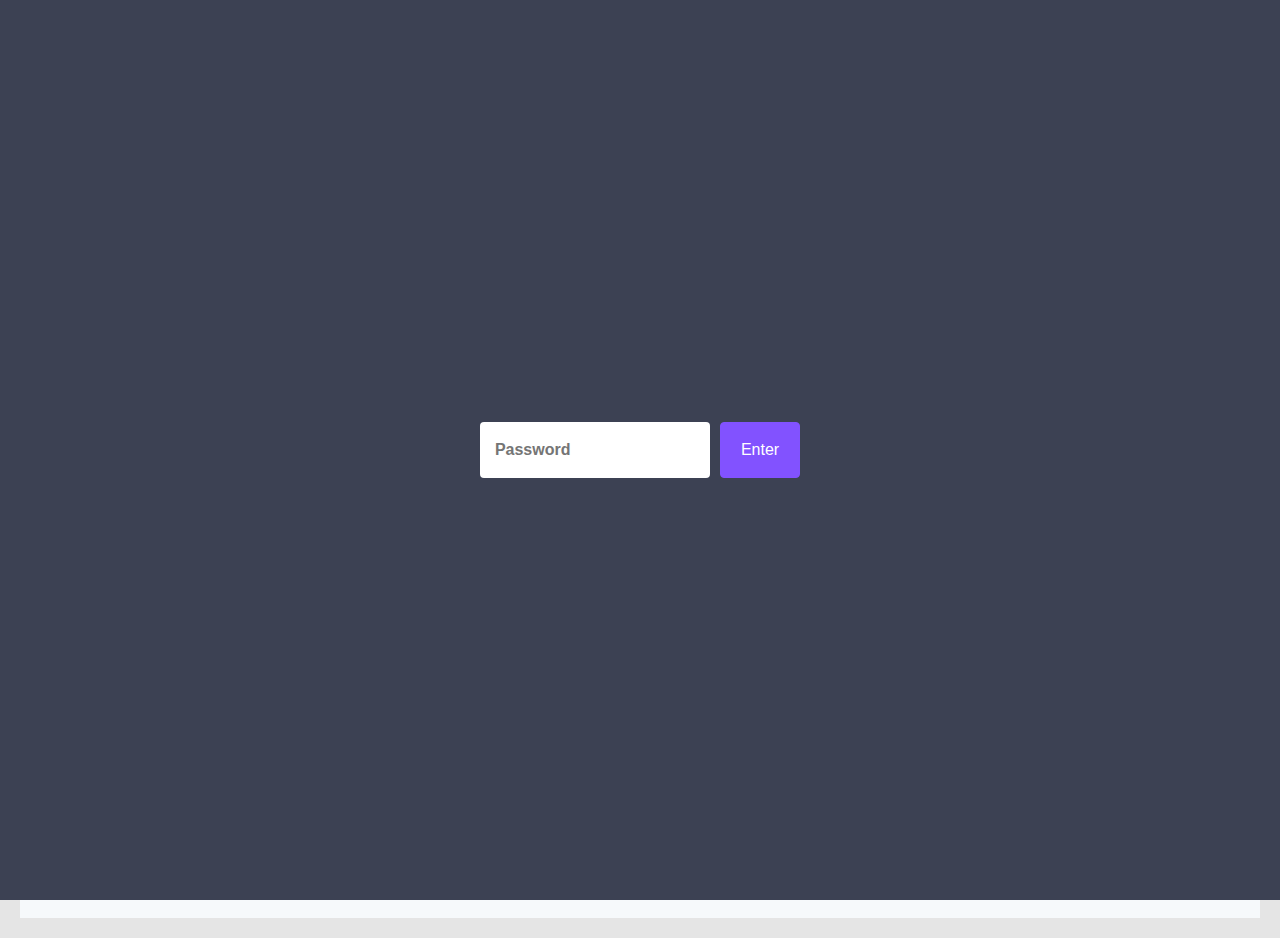
<file: virtual/bvc.html>
<!DOCTYPE html>
<html>

<head>
  <meta name="robots" content="noindex, nofollow" />
  <meta charset="utf-8">
  <meta name='viewport' content='width=device-width, initial-scale=1, maximum-scale=1'>
  <meta name="apple-mobile-web-app-capable" content="yes">
  <meta name="format-detection" content="telephone=no">
  <!-- Favicon -->
  <link rel="icon" type="image/png" href="../img/favicon-32x32.png" sizes="32x32">
  <link rel="icon" type="image/ico" href="../img/favicon.ico" sizes="16x16">
  <!-- Google Fonts -->
  <link rel="preconnect" href="https://fonts.gstatic.com">
  <link href="https://fonts.googleapis.com/css?family=Noto+Sans:400,700" rel="stylesheet">
  <link href="https://fonts.googleapis.com/css2?family=Lora&display=swap" rel="stylesheet">
  <link href="https://fonts.googleapis.com/css2?family=Righteous&display=swap" rel="stylesheet">
  <!-- Line awesome Icons -->
  <link rel="stylesheet"
    href="https://maxst.icons8.com/vue-static/landings/line-awesome/line-awesome/1.3.0/css/line-awesome.min.css">
  <!-- Custom CSS -->
  <link rel="stylesheet" href="../css/style.css" type="text/css" media="screen">
  <link rel="stylesheet" href="../css/virtual.css" type="text/css" media="screen">
  <title>Bevy Styling options</title>
</head>
<!-- <body class="clip"> -->

<body class="">
  <div class="login">
    <div class="login-form">
      <form>
        <input type="password" placeholder="Password">
        <input type="submit" value="Enter" class="btn primary">
      </form>
      <div class="errors"></div>
    </div>
  </div>
  <div class="editor">
    <div id="bvc" class="main virtual">
      <!-- Question Mark Icon (Show Editable Sections) -->
      <button class="btn switch-page"><a href="../index">Back to homepage</a></button>
      <button class="show-edditable-sections" title="Show editable sections (Where to click)">
        <i class="las la-question-circle"></i>
      </button>
      <!-- Tab Navigation -->
      <ul class="page-tabs">
        <li>
          <button class="selected" data-page="cover">Welcome</button>
        </li>
        <li>
          <button data-page="lobby">Lobby</button>
        </li>
        <li>
          <button data-page="agenda">Agenda</button>
        </li>
        <li>
          <button data-page="stage">Stage</button>
        </li>
        <li>
          <button data-page="networking">Networking</button>
        </li>
        <li>
          <button data-page="booths">Booths</button>
        </li>
      </ul>
      <!-- ========== -->
      <!-- Cover -->
      <div class="page-container min-width">
        <div class="cover" data-control-font="body" data-page="cover" data-editable="yes" data-panel="cover"
          data-control-theme="cover" data-control-cover-bg="cover">
          <!-- Testing Audio and Video -->
          <div id="test-progress" class="WelcomeScreen test-panel hide" data-control-test="start">
            <div class="coverRowRight" data-control-links="virtual">
              <svg width="18" height="18" viewBox="0 0 18 18" fill="none" xmlns="http://www.w3.org/2000/svg">
                <path
                  d="M17.6007 0.41295C17.3456 0.157315 16.9993 0.0136519 16.6382 0.0136519C16.2771 0.0136519 15.9308 0.157315 15.6758 0.41295L9 7.07507L2.32423 0.399298C2.06917 0.143663 1.72289 0 1.36177 0C1.00066 0 0.654378 0.143663 0.399317 0.399298C-0.133106 0.931721 -0.133106 1.79179 0.399317 2.32421L7.07509 8.99998L0.399317 15.6757C-0.133106 16.2082 -0.133106 17.0682 0.399317 17.6007C0.931741 18.1331 1.79181 18.1331 2.32423 17.6007L9 10.9249L15.6758 17.6007C16.2082 18.1331 17.0683 18.1331 17.6007 17.6007C18.1331 17.0682 18.1331 16.2082 17.6007 15.6757L10.9249 8.99998L17.6007 2.32421C18.1195 1.80544 18.1195 0.931721 17.6007 0.41295Z"
                  fill="currentColor"></path>
              </svg>
            </div>
            <div class="WelcomeScreen-Main">
              <h2 class="" data-control-secondary-text="virtual">Testing Audio and Video</h2>
              <div class="ProgressBar">
                <div class="Progress" data-control-btn-secondary="secondary"></div>
              </div>
              <p data-control-secondary-text="virtual">Test in progress...</p>
            </div>
            <div class="coverRowRight">
              <button class="btn help-btn" data-control-btn-secondary="secondary">
                <svg width="17" height="14" viewBox="0 0 17 14" fill="none" xmlns="http://www.w3.org/2000/svg">
                  <path
                    d="M1 6.3175C1 3.10389 4.40554 0.5 8.6075 0.5C12.8095 0.5 16.215 3.10389 16.215 6.3175C16.215 9.53111 12.8095 12.135 8.6075 12.135C7.46637 12.135 6.38765 11.9364 5.41592 11.5924C4.68488 12.1406 3.20796 13.03 1.23773 13.03C1.14264 13.03 1.05943 12.9797 1.0208 12.8958C0.98217 12.8118 1 12.7168 1.06538 12.6524C1.08024 12.6384 2.3224 11.3826 2.69386 9.97302C1.63594 8.97453 1 7.70475 1 6.3175Z"
                    stroke="currentColor"></path>
                </svg>
                Help
              </button>
            </div>
          </div>
          <div id="test-results" class="WelcomeScreen test-panel hide" data-control-results="continue">
            <div class="coverRowRight" data-control-links="virtual">
              <svg width="18" height="18" viewBox="0 0 18 18" fill="none" xmlns="http://www.w3.org/2000/svg">
                <path
                  d="M17.6007 0.41295C17.3456 0.157315 16.9993 0.0136519 16.6382 0.0136519C16.2771 0.0136519 15.9308 0.157315 15.6758 0.41295L9 7.07507L2.32423 0.399298C2.06917 0.143663 1.72289 0 1.36177 0C1.00066 0 0.654378 0.143663 0.399317 0.399298C-0.133106 0.931721 -0.133106 1.79179 0.399317 2.32421L7.07509 8.99998L0.399317 15.6757C-0.133106 16.2082 -0.133106 17.0682 0.399317 17.6007C0.931741 18.1331 1.79181 18.1331 2.32423 17.6007L9 10.9249L15.6758 17.6007C16.2082 18.1331 17.0683 18.1331 17.6007 17.6007C18.1331 17.0682 18.1331 16.2082 17.6007 15.6757L10.9249 8.99998L17.6007 2.32421C18.1195 1.80544 18.1195 0.931721 17.6007 0.41295Z"
                  fill="currentColor"></path>
              </svg>
            </div>
            <div class="WelcomeScreen-Main" data-control-secondary-text="virtual"">
              <h2 class="">Testing Audio and Video</h2>
              <p data-control-secondary-text=" virtual"><span class="error-icon" data-control-links="virtual"><svg
                  xmlns="http://www.w3.org/2000/svg" viewBox="0 0 640 512">
                  <path
                    d="M633.8 458.1l-55-42.5c15.4-1.4 29.2-13.7 29.2-31.1v-257c0-25.5-29.1-40.4-50.4-25.8L448 177.3v137.2l-32-24.7v-178c0-26.4-21.4-47.8-47.8-47.8H123.9L45.5 3.4C38.5-2 28.5-.8 23 6.2L3.4 31.4c-5.4 7-4.2 17 2.8 22.4L42.7 82 416 370.6l178.5 138c7 5.4 17 4.2 22.5-2.8l19.6-25.3c5.5-6.9 4.2-17-2.8-22.4zM32 400.2c0 26.4 21.4 47.8 47.8 47.8h288.4c11.2 0 21.4-4 29.6-10.5L32 154.7v245.5z"
                    fill="currentColor"></path>
                </svg></span>
              Microphone & Camera error
              </p>
              <ol>
                <li class="one" data-control-links="virtual" data-control-secondary-text="virtual">If on Chrome desktop,
                  click on lock icon to the left of the URL bar, and ensure the Microphone &
                  Camera is set to “Allow.”</li>
                <li class="two" data-control-links="virtual" data-control-secondary-text="virtual">In Chrome, visit
                  Preferences > Site Preferences > View permissions and data stored across sites >
                  Site URL > switch Microphone & Camera to “Ask.” Then refresh this page.</li>
              </ol>
              <div class="cover-main-btn">
                <button class="btn secondary" style="max-width: 100px;"
                  data-control-btn-secondary="secondary">Retry</button>
                <button class="btn tertiary" data-control-btn-secondary="secondary">Join Anyway</button>
              </div>
              <div>
                <button class="btn tertiary copy-data" data-control-btn-secondary="secondary"><span
                    style="margin-right: 5px;" data-control-links="virtual"><svg width="12" height="14"
                      viewBox="0 0 13 14" fill="none" xmlns="http://www.w3.org/2000/svg">
                      <path fill-rule="evenodd" clip-rule="evenodd"
                        d="M8.31911 0H1.31911C0.619114 0 0.0463867 0.572727 0.0463867 1.27273V9.54544C0.0463867 9.89544 0.33275 10.1818 0.68275 10.1818C1.03275 10.1818 1.31911 9.89544 1.31911 9.54544V1.90909C1.31911 1.55909 1.60548 1.27273 1.95548 1.27273H8.31911C8.66911 1.27273 8.95548 0.986363 8.95548 0.636363C8.95548 0.286363 8.66911 0 8.31911 0ZM8.69457 2.92091L11.7682 5.99454C12.0037 6.23 12.1373 6.55454 12.1373 6.89181V12.7273C12.1373 13.4273 11.5646 14 10.8646 14H3.85821C3.15821 14 2.59184 13.4273 2.59184 12.7273L2.59821 3.81818C2.59821 3.11818 3.16457 2.54545 3.86457 2.54545H7.79093C8.12821 2.54545 8.45275 2.67909 8.69457 2.92091ZM11.1828 6.99999H8.31912C7.96912 6.99999 7.68276 6.71363 7.68276 6.36363V3.5L11.1828 6.99999Z"
                        fill="currentColor"></path>
                    </svg></span>
                  Copy data to send to support</button>
              </div>
              <!-- <div class="support-data">
                <p class="copied"><span class="copied-icon"><svg width="15" height="18" viewBox="0 0 25 18" fill="none"
                      xmlns="http://www.w3.org/2000/svg">
                      <path
                        d="M9.29186 13.2878L3.39379 7.62568C3.07623 7.32013 2.64509 7.14842 2.19548 7.14842C1.74587 7.14842 1.31474 7.32013 0.997172 7.62568C0.334276 8.26206 0.334276 9.29005 0.997172 9.92643L8.10205 16.7471C8.76495 17.3835 9.83578 17.3835 10.4987 16.7471L24.0028 3.27803C24.6657 2.64165 24.6657 1.61365 24.0028 0.977272C23.6853 0.671724 23.2541 0.500011 22.8045 0.500011C22.3549 0.500011 21.9238 0.671724 21.6062 0.977272L9.29186 13.2878Z"
                        fill="currentColor"></path>
                    </svg></span>
                  Copied to clipboard</p>
                <p style="width: 1000px;">Session:
                  1_MX40NzA4Mzg0NH5-MTYzNDg0MDU3NTQyOX43aHZXdmhGWkk0UVlFKzFGaVVDU3g5TGN-fg <br>
                  Error: InitPublisherError</p>
              </div> -->
            </div>
            <div class="coverRowRight">
              <button class="btn help-btn" data-control-btn-secondary="secondary">
                <svg width="17" height="14" viewBox="0 0 17 14" fill="none" xmlns="http://www.w3.org/2000/svg">
                  <path
                    d="M1 6.3175C1 3.10389 4.40554 0.5 8.6075 0.5C12.8095 0.5 16.215 3.10389 16.215 6.3175C16.215 9.53111 12.8095 12.135 8.6075 12.135C7.46637 12.135 6.38765 11.9364 5.41592 11.5924C4.68488 12.1406 3.20796 13.03 1.23773 13.03C1.14264 13.03 1.05943 12.9797 1.0208 12.8958C0.98217 12.8118 1 12.7168 1.06538 12.6524C1.08024 12.6384 2.3224 11.3826 2.69386 9.97302C1.63594 8.97453 1 7.70475 1 6.3175Z"
                    stroke="currentColor"></path>
                </svg>
                Help
              </button>
            </div>
          </div>
          <!-- Cover -->
          <div class="WelcomeScreen primary-Cover">
            <div class="WelcomeScreen-Main">
              <div data-panel="thumb">
                <img src="../img/event_thumbnail.png" alt="Event thumbnail" data-panel="cover"
                  data-control-thumb="event-thumb" class="event-thb">
              </div>

              <a href="#" class="coverlogo">
                <img src="../img/logo-dark.svg" alt="Company Name" class="coverlogo light">
                <img src="../img/logo-light.svg" alt="Company Name" class="coverlogo dark">
              </a>

              <h1 data-control-textcolor="cover">Conference Title</h1>
              <div class="cover-main-btn">
                <button class="btn primary" data-control-btn-primary="primary" data-control-text-style="button"
                  data-control-btn-primary="primary" data-control-radius="button" data-control-border="button">Join
                  Event</button>
              </div>
              <button class="btn tertiary" data-control-links="virtual" data-panel="cover">Test audio and video</button>
            </div>
            <div class="coverFooter">
              <p data-control-textColor="cover" data-panel="cover" data-control-text-style="text-primary"
                data-control-theme="text-primary" data-control-font="text-primary" data-control-display="text-primary">
                <span class="bold">Only hosts and presenters</span> have audio and video enabled. Please note that this
                event might be <span class="bold">recorded.</span>
              </p>
            </div>
          </div>
        </div>
      </div>
      <!-- ========== -->
      <!-- Lobby-->
      <div class="page-container min-width hide" data-page="lobby" data-panel="lobby" data-editable="no"
        data-control-theme="lobby">
        <div class="page" data-control-font="body" data-control-theme="page">
          <!-- Header -->
          <header class="virtual-header" data-page="virtual-header" data-panel="virtual-header" data-editable="yes"
            data-control-header-bg="header" data-control-border="virtual-header">
            <nav>
              <img src="../img/logo-dark.svg" alt="Company Name" class="coverlogo light">
              <img src="../img/logo-light.svg" alt="Company Name" class="coverlogo dark">
              <ul>
                <li>
                  <a href="#" class="activenav" data-page="virtual-header" data-panel="virtual-header"
                    data-editable="no" data-control-nav-active="virtual-header">
                    <svg width="18" height="16" viewBox="0 0 18 16" fill="none" xmlns="http://www.w3.org/2000/svg">
                      <path
                        d="M7.06061 15.5C7.33675 15.5 7.56061 15.2761 7.56061 15V10.5588H10.4394V15C10.4394 15.2761 10.6633 15.5 10.9394 15.5H15.3879C15.664 15.5 15.8879 15.2761 15.8879 15V8.91176H17C17.2057 8.91176 17.3904 8.78578 17.4655 8.59426C17.5406 8.40274 17.4907 8.18479 17.3398 8.04498L9.33981 0.633219C9.14809 0.455594 8.85191 0.455594 8.66019 0.633219L0.660188 8.04498C0.509289 8.18479 0.459413 8.40274 0.534495 8.59426C0.609576 8.78578 0.794292 8.91176 1 8.91176H2.11212V15C2.11212 15.2761 2.33598 15.5 2.61212 15.5H7.06061Z"
                        stroke="currentColor" stroke-linejoin="round"></path>
                    </svg>
                    Lobby
                  </a>
                </li>
                <li>
                  <a href="#" data-page="virtual-header" data-panel="virtual-header" data-editable="no"
                    data-control-nav="virtual-header">
                    <svg width="14" height="15" viewBox="0 0 14 15" fill="none" xmlns="http://www.w3.org/2000/svg"
                      class="">
                      <path
                        d="M4.38963 6.08875L3.39286 6.64694V2.8H5.875V6.64694L4.87823 6.08875L4.63393 5.95194L4.38963 6.08875ZM11.25 0.5H2.89286C1.88369 0.5 1 1.27693 1 2.3V12.7C1 13.7231 1.88369 14.5 2.89286 14.5H11.25C12.2592 14.5 13.1429 13.7231 13.1429 12.7V2.3C13.1429 1.27693 12.2592 0.5 11.25 0.5Z"
                        stroke="currentColor"></path>
                    </svg>
                    Agenda
                  </a>
                </li>
                <li>
                  <a href="#" data-page="virtual-header" data-panel="virtual-header" data-editable="no"
                    data-control-nav="virtual-header">
                    <svg width="17" height="16" viewBox="0 0 17 16" fill="none" xmlns="http://www.w3.org/2000/svg">
                      <mask id="path-1-inside-1" fill="white">
                        <path fill-rule="evenodd" clip-rule="evenodd"
                          d="M2 0C0.895431 0 0 0.89543 0 2V8.57992C0 9.68449 0.895431 10.5799 2 10.5799H14.2225C15.3271 10.5799 16.2225 9.68449 16.2225 8.57992V2C16.2225 0.895431 15.3271 0 14.2225 0H2ZM2 11.6473C0.895431 11.6473 0 12.5427 0 13.6473V13.9999C0 15.1045 0.895429 15.9999 2 15.9999H2.35266C3.45723 15.9999 4.35266 15.1045 4.35266 13.9999V13.6473C4.35266 12.5427 3.45723 11.6473 2.35266 11.6473H2ZM5.82363 13.6473C5.82363 12.5427 6.71906 11.6473 7.82363 11.6473H8.17629C9.28086 11.6473 10.1763 12.5427 10.1763 13.6473V13.9999C10.1763 15.1045 9.28086 15.9999 8.17629 15.9999H7.82363C6.71906 15.9999 5.82363 15.1045 5.82363 13.9999V13.6473ZM13.6473 11.6473C12.5427 11.6473 11.6473 12.5427 11.6473 13.6473V13.9999C11.6473 15.1045 12.5427 15.9999 13.6473 15.9999H13.9999C15.1045 15.9999 15.9999 15.1045 15.9999 13.9999V13.6473C15.9999 12.5427 15.1045 11.6473 13.9999 11.6473H13.6473Z">
                        </path>
                      </mask>
                      <path
                        d="M1 2C1 1.44772 1.44772 1 2 1V-1C0.343146 -1 -1 0.343145 -1 2H1ZM1 8.57992V2H-1V8.57992H1ZM2 9.57992C1.44772 9.57992 1 9.13221 1 8.57992H-1C-1 10.2368 0.343147 11.5799 2 11.5799V9.57992ZM14.2225 9.57992H2V11.5799H14.2225V9.57992ZM15.2225 8.57992C15.2225 9.13221 14.7748 9.57992 14.2225 9.57992V11.5799C15.8794 11.5799 17.2225 10.2368 17.2225 8.57992H15.2225ZM15.2225 2V8.57992H17.2225V2H15.2225ZM14.2225 1C14.7748 1 15.2225 1.44772 15.2225 2H17.2225C17.2225 0.343145 15.8794 -1 14.2225 -1V1ZM2 1H14.2225V-1H2V1ZM1 13.6473C1 13.095 1.44771 12.6473 2 12.6473V10.6473C0.343147 10.6473 -1 11.9904 -1 13.6473H1ZM1 13.9999V13.6473H-1V13.9999H1ZM2 14.9999C1.44771 14.9999 1 14.5522 1 13.9999H-1C-1 15.6568 0.343143 16.9999 2 16.9999V14.9999ZM2.35266 14.9999H2V16.9999H2.35266V14.9999ZM3.35266 13.9999C3.35266 14.5522 2.90494 14.9999 2.35266 14.9999V16.9999C4.00951 16.9999 5.35266 15.6568 5.35266 13.9999H3.35266ZM3.35266 13.6473V13.9999H5.35266V13.6473H3.35266ZM2.35266 12.6473C2.90494 12.6473 3.35266 13.095 3.35266 13.6473H5.35266C5.35266 11.9904 4.00951 10.6473 2.35266 10.6473V12.6473ZM2 12.6473H2.35266V10.6473H2V12.6473ZM7.82363 10.6473C6.16678 10.6473 4.82363 11.9904 4.82363 13.6473H6.82363C6.82363 13.095 7.27135 12.6473 7.82363 12.6473V10.6473ZM8.17629 10.6473H7.82363V12.6473H8.17629V10.6473ZM11.1763 13.6473C11.1763 11.9904 9.83315 10.6473 8.17629 10.6473V12.6473C8.72857 12.6473 9.17629 13.095 9.17629 13.6473H11.1763ZM11.1763 13.9999V13.6473H9.17629V13.9999H11.1763ZM8.17629 16.9999C9.83314 16.9999 11.1763 15.6568 11.1763 13.9999H9.17629C9.17629 14.5522 8.72857 14.9999 8.17629 14.9999V16.9999ZM7.82363 16.9999H8.17629V14.9999H7.82363V16.9999ZM4.82363 13.9999C4.82363 15.6568 6.16677 16.9999 7.82363 16.9999V14.9999C7.27135 14.9999 6.82363 14.5522 6.82363 13.9999H4.82363ZM4.82363 13.6473V13.9999H6.82363V13.6473H4.82363ZM12.6473 13.6473C12.6473 13.095 13.095 12.6473 13.6473 12.6473V10.6473C11.9904 10.6473 10.6473 11.9904 10.6473 13.6473H12.6473ZM12.6473 13.9999V13.6473H10.6473V13.9999H12.6473ZM13.6473 14.9999C13.095 14.9999 12.6473 14.5522 12.6473 13.9999H10.6473C10.6473 15.6568 11.9904 16.9999 13.6473 16.9999V14.9999ZM13.9999 14.9999H13.6473V16.9999H13.9999V14.9999ZM14.9999 13.9999C14.9999 14.5522 14.5522 14.9999 13.9999 14.9999V16.9999C15.6568 16.9999 16.9999 15.6568 16.9999 13.9999H14.9999ZM14.9999 13.6473V13.9999H16.9999V13.6473H14.9999ZM13.9999 12.6473C14.5522 12.6473 14.9999 13.095 14.9999 13.6473H16.9999C16.9999 11.9904 15.6568 10.6473 13.9999 10.6473V12.6473ZM13.6473 12.6473H13.9999V10.6473H13.6473V12.6473Z"
                        fill="currentColor" mask="url(#path-1-inside-1)"></path>
                    </svg>
                    Stage
                  </a>
                </li>
                <li>
                  <a href="#" data-page="virtual-header" data-panel="virtual-header" data-editable="no"
                    data-control-nav="virtual-header">
                    <svg width="16" height="16" viewBox="0 0 16 16" fill="none" xmlns="http://www.w3.org/2000/svg">
                      <path
                        d="M4.5 11.5C4.5 12.6046 3.60457 13.5 2.5 13.5C1.39543 13.5 0.5 12.6046 0.5 11.5C0.5 10.3954 1.39543 9.5 2.5 9.5C3.60457 9.5 4.5 10.3954 4.5 11.5Z"
                        stroke="currentColor"></path>
                      <path
                        d="M15.1665 11.5C15.1665 12.6046 14.2711 13.5 13.1665 13.5C12.0619 13.5 11.1665 12.6046 11.1665 11.5C11.1665 10.3954 12.0619 9.5 13.1665 9.5C14.2711 9.5 15.1665 10.3954 15.1665 11.5Z"
                        stroke="currentColor"></path>
                      <path
                        d="M14.3018 7.59717C14.2081 6.70039 13.9473 5.89067 13.5193 5.168C13.0912 4.44532 12.4959 3.8097 11.7335 3.26113"
                        stroke="currentColor" stroke-linecap="round"></path>
                      <path
                        d="M5.3418 14C6.21774 14.3709 7.09652 14.5625 7.97814 14.5747C8.85977 14.587 9.74424 14.42 10.6316 14.0737"
                        stroke="currentColor" stroke-linecap="round"></path>
                      <path
                        d="M1.78174 8C1.80691 7.09925 2.00548 6.27415 2.37747 5.5247C2.74946 4.77525 3.29486 4.10145 4.01367 3.5033"
                        stroke="currentColor" stroke-linecap="round"></path>
                      <path
                        d="M9.8335 2.5C9.8335 3.60457 8.93807 4.5 7.8335 4.5C6.72893 4.5 5.8335 3.60457 5.8335 2.5C5.8335 1.39543 6.72893 0.5 7.8335 0.5C8.93807 0.5 9.8335 1.39543 9.8335 2.5Z"
                        stroke="currentColor"></path>
                    </svg>
                    Networking
                  </a>
                </li>
                <li>
                  <a href="#" data-page="virtual-header" data-panel="virtual-header" data-editable="no"
                    data-control-nav="virtual-header">
                    <svg width="16" height="14" viewBox="0 0 16 14" fill="none" xmlns="http://www.w3.org/2000/svg">
                      <path
                        d="M15.5713 3.99243L14.7912 1.25611C14.6179 0.512361 14.389 0 13.6719 0H2.7274C2.01825 0 1.88433 0.520625 1.71886 1.25611L0.844247 3.99243C0.65514 4.83535 0.649189 5.26495 0.844247 5.62907C1.10991 6.125 1.46731 6.33041 1.52488 6.45339V12.3472C1.52488 13.2562 1.77399 14 2.64073 14H13.6719C14.5387 14 14.7912 13.2562 14.7912 12.3472V6.125C14.8622 6.05062 15.0746 6.03493 15.4685 5.50569C15.7437 5.13576 15.7683 4.83535 15.5713 3.99243ZM13.601 0.866736L14.4284 4.38083C14.5072 4.72792 14.4363 5.075 14.2314 5.34771C14.1211 5.49646 13.8847 5.73611 13.4907 5.73611C13.0101 5.73611 12.5925 5.33118 12.5373 4.79403L12.0803 0.875L13.601 0.866736ZM8.94428 0.875H10.4887L10.9141 4.51306C10.9535 4.83535 10.859 5.15764 10.6541 5.39729C10.4808 5.61215 10.2286 5.73611 9.90557 5.73611C9.37765 5.73611 8.94428 5.24854 8.94428 4.65354V0.875ZM5.39065 4.51306L5.82402 0.875H7.3684V4.65354C7.3684 5.24854 6.93502 5.73611 6.35195 5.73611C6.08404 5.73611 5.83978 5.61215 5.65068 5.39729C5.45369 5.15764 5.35914 4.83535 5.39065 4.51306ZM1.8843 4.38083L2.68013 0.875H4.23238L3.77537 4.79403C3.71233 5.33118 3.3026 5.73611 2.82196 5.73611C2.43586 5.73611 2.1916 5.49646 2.08917 5.34771C1.87643 5.08326 1.80551 4.72792 1.8843 4.38083ZM2.64073 13.125V6.4891C2.70377 6.49736 2.75892 6.51389 2.82196 6.51389C3.50747 6.51389 4.12994 6.21639 4.58695 5.72882C5.05972 6.22465 5.69007 6.51389 6.4071 6.51389C7.09261 6.51389 7.70721 6.21639 8.16422 5.74535C8.62911 6.21639 9.25946 6.51389 9.96861 6.51389C10.6305 6.51389 11.2608 6.22465 11.7336 5.72882C12.1906 6.21639 12.8131 6.51389 13.4986 6.51389C13.5616 6.51389 13.6168 6.49736 13.6798 6.4891V13.125H2.64073Z"
                        fill="currentColor"></path>
                    </svg>
                    Booths
                  </a>
                </li>
              </ul>
              <!-- Empty UL for spacing -->
              <ul></ul>
            </nav>
          </header>
          <div class="virtual-body">
            <!-- Agenda -->
            <div class="sidebar-left" data-panel="agenda-sidebar" data-editable="yes">
              <div class="agenda-header" data-control-primary-text="virtual">
                <p>Up next</p>
                <button data-control-tab-static="virtual"><svg width="17" height="9" viewBox="0 0 17 9" fill="none"
                    xmlns="http://www.w3.org/2000/svg">
                    <path
                      d="M5.5575 7.9425L2.8725 5.25L13.5 5.25L13.5 3.75L2.8725 3.75L5.565 1.0575L4.5 -1.09276e-06L3.93402e-07 4.5L4.5 9L5.5575 7.9425ZM16.9998 9L16.9998 -9.53674e-07L15.4998 -1.08481e-06L15.4998 9L16.9998 9Z"
                      fill="currentColor"></path>
                  </svg></button>
              </div>
              <div class="agenda-toggle">
                <div class="agenda-controls">
                  <div class="agenda-select">
                    <span class="active" data-control-primary-text="virtual">Today's Agenda</span>
                    <span data-control-secondary-text="virtual">My Agenda</span>
                  </div>
                </div>
              </div>
              <div class="agenda-list">
                <div class="agenda-item">
                  <div class="agenda-item-time" data-control-primary-text="virtual">
                    <p>12:00PM</p>
                    <button class="round" data-control-btn-secondary="secondary">
                      <span>
                        <svg width="8" height="8" viewBox="0 0 8 8" fill="none" xmlns="http://www.w3.org/2000/svg">
                          <path
                            d="M7.42857 4.57143H4.57143V7.42857C4.57143 7.74286 4.31429 8 4 8C3.68571 8 3.42857 7.74286 3.42857 7.42857V4.57143H0.571429C0.257143 4.57143 0 4.31429 0 4C0 3.68571 0.257143 3.42857 0.571429 3.42857H3.42857V0.571429C3.42857 0.257143 3.68571 0 4 0C4.31429 0 4.57143 0.257143 4.57143 0.571429V3.42857H7.42857C7.74286 3.42857 8 3.68571 8 4C8 4.31429 7.74286 4.57143 7.42857 4.57143Z"
                            fill="currentColor"></path>
                        </svg>
                      </span>
                    </button>
                  </div>
                  <p class="agenda-name" data-control-primary-text="virtual">Agenda Item Name</p>
                  <p class="agenda-icon" data-control-secondary-text="virtual">
                    <svg viewBox="0 0 16 17" fill="none" xmlns="http://www.w3.org/2000/svg"
                      class="ScheduleDetail-Summarized-audienceTypeIcon-JYATT" width="16" height="12"
                      role="presentation" alt="StageIcon" data-testid="StageIcon" data-tip="Stage"
                      data-for="213_stage_tooltip" color="currentColor" currentItem="false">
                      <path
                        d="M1.316 3.234C1.316 2 2.315 1 3.548 1h8.895c1.234 0 2.233 1 2.233 2.234v5.11a.75.75 0 0 1-1.5 0v-5.11a.733.733 0 0 0-.733-.734H3.548a.733.733 0 0 0-.732.734v5.11a.75.75 0 1 1-1.5 0v-5.11Z"
                        fill="currentColor"></path>
                      <path fill-rule="evenodd" clip-rule="evenodd"
                        d="M4.712 10.336a1.998 1.998 0 0 0-3.26 2.18 2 2 0 1 0 3.26-2.18Zm-1.061 1.06a.498.498 0 0 0-.814.545.5.5 0 1 0 .814-.545ZM9.429 10.336a1.998 1.998 0 0 0-3.261 2.18 2 2 0 1 0 3.26-2.18Zm-1.061 1.06a.498.498 0 0 0-.814.545.5.5 0 1 0 .814-.545ZM11.328 10.336a1.999 1.999 0 0 1 3.26 2.18 2 2 0 1 1-3.26-2.18Zm1.06 1.06a.498.498 0 0 1 .815.545.5.5 0 1 1-.814-.545Z"
                        fill="currentColor"></path>
                      <path
                        d="M10.815 15.447c-.69-.815-1.812-1.152-2.82-1.152-1.01 0-2.132.337-2.821 1.152a.75.75 0 0 0 1.145.969c.31-.366.936-.62 1.676-.62.74 0 1.366.254 1.675.62a.75.75 0 1 0 1.145-.969ZM.08 15.915c.689-1.38 2.313-1.816 3.455-1.583a.75.75 0 1 1-.3 1.47c-.662-.136-1.504.164-1.814.784a.75.75 0 1 1-1.342-.67ZM12.462 14.33c1.142-.232 2.768.203 3.459 1.585a.75.75 0 0 1-1.342.67c-.31-.62-1.154-.92-1.817-.785a.75.75 0 1 1-.3-1.47Z"
                        fill="currentColor"></path>
                    </svg>
                  </p>
                  <button class="btn primary join" data-control-btn-primary="primary">Join</button>
                </div>
                <div class="agenda-item">
                  <div class="agenda-item-time" data-control-primary-text="virtual">
                    <p>12:00PM</p>
                    <button class="round" data-control-btn-secondary="secondary">
                      <span>
                        <svg width="8" height="8" viewBox="0 0 8 8" fill="none" xmlns="http://www.w3.org/2000/svg">
                          <path
                            d="M7.42857 4.57143H4.57143V7.42857C4.57143 7.74286 4.31429 8 4 8C3.68571 8 3.42857 7.74286 3.42857 7.42857V4.57143H0.571429C0.257143 4.57143 0 4.31429 0 4C0 3.68571 0.257143 3.42857 0.571429 3.42857H3.42857V0.571429C3.42857 0.257143 3.68571 0 4 0C4.31429 0 4.57143 0.257143 4.57143 0.571429V3.42857H7.42857C7.74286 3.42857 8 3.68571 8 4C8 4.31429 7.74286 4.57143 7.42857 4.57143Z"
                            fill="currentColor"></path>
                        </svg>
                      </span>
                    </button>
                  </div>
                  <p class="agenda-name" data-control-primary-text="virtual">Agenda Item Name</p>
                  <p class="agenda-icon" data-control-secondary-text="virtual>
                    <svg viewBox=" 0 0 16 17" fill="none" xmlns="http://www.w3.org/2000/svg"
                    class="ScheduleDetail-Summarized-audienceTypeIcon-JYATT" width="16" height="12" role="presentation"
                    alt="StageIcon" data-testid="StageIcon" data-tip="Stage" data-for="213_stage_tooltip"
                    color="currentColor" currentItem="false">
                    <path
                      d="M1.316 3.234C1.316 2 2.315 1 3.548 1h8.895c1.234 0 2.233 1 2.233 2.234v5.11a.75.75 0 0 1-1.5 0v-5.11a.733.733 0 0 0-.733-.734H3.548a.733.733 0 0 0-.732.734v5.11a.75.75 0 1 1-1.5 0v-5.11Z"
                      fill="currentColor"></path>
                    <path fill-rule="evenodd" clip-rule="evenodd"
                      d="M4.712 10.336a1.998 1.998 0 0 0-3.26 2.18 2 2 0 1 0 3.26-2.18Zm-1.061 1.06a.498.498 0 0 0-.814.545.5.5 0 1 0 .814-.545ZM9.429 10.336a1.998 1.998 0 0 0-3.261 2.18 2 2 0 1 0 3.26-2.18Zm-1.061 1.06a.498.498 0 0 0-.814.545.5.5 0 1 0 .814-.545ZM11.328 10.336a1.999 1.999 0 0 1 3.26 2.18 2 2 0 1 1-3.26-2.18Zm1.06 1.06a.498.498 0 0 1 .815.545.5.5 0 1 1-.814-.545Z"
                      fill="currentColor"></path>
                    <path
                      d="M10.815 15.447c-.69-.815-1.812-1.152-2.82-1.152-1.01 0-2.132.337-2.821 1.152a.75.75 0 0 0 1.145.969c.31-.366.936-.62 1.676-.62.74 0 1.366.254 1.675.62a.75.75 0 1 0 1.145-.969ZM.08 15.915c.689-1.38 2.313-1.816 3.455-1.583a.75.75 0 1 1-.3 1.47c-.662-.136-1.504.164-1.814.784a.75.75 0 1 1-1.342-.67ZM12.462 14.33c1.142-.232 2.768.203 3.459 1.585a.75.75 0 0 1-1.342.67c-.31-.62-1.154-.92-1.817-.785a.75.75 0 1 1-.3-1.47Z"
                      fill="currentColor"></path>
                    </svg>
                  </p>
                </div>

              </div>
              <div class="view-full-agenda" data-control-secondary-text="virtual">
                <svg width="14" height="15" viewBox="0 0 14 15" fill="none" xmlns="http://www.w3.org/2000/svg"
                  class="MiniAgenda-styles-agendaIcon-25EUW">
                  <path
                    d="M4.38963 6.08875L3.39286 6.64694V2.8H5.875V6.64694L4.87823 6.08875L4.63393 5.95194L4.38963 6.08875ZM11.25 0.5H2.89286C1.88369 0.5 1 1.27693 1 2.3V12.7C1 13.7231 1.88369 14.5 2.89286 14.5H11.25C12.2592 14.5 13.1429 13.7231 13.1429 12.7V2.3C13.1429 1.27693 12.2592 0.5 11.25 0.5Z"
                    stroke="currentColor"></path>
                </svg>
                <span style="margin:0 10px;">View Full Agenda</span>
                <svg width="9" height="9" viewBox="0 0 9 15" fill="none" xmlns="http://www.w3.org/2000/svg"
                  class="MiniAgenda-styles-arrowIcon-3n0EW">
                  <path
                    d="M0.676381 13.9336C0.299604 13.5458 0.299269 12.9288 0.675622 12.5407L4.88786 8.19609C5.26392 7.80822 5.26392 7.19178 4.88786 6.80391L0.675624 2.45935C0.299271 2.07117 0.299607 1.45415 0.676384 1.06639L0.995354 0.738114C1.38807 0.333943 2.03703 0.333943 2.42975 0.738115L8.32288 6.80313C8.69995 7.1912 8.69995 7.8088 8.32288 8.19687L2.42974 14.2619C2.03703 14.6661 1.38807 14.6661 0.995352 14.2619L0.676381 13.9336Z"
                    fill="currentColor"></path>
                </svg>
              </div>
            </div>
            <!-- Lobby -->
            <div class="grow-2" data-panel="lobby" data-editable="yes">
              <div class="virtual-main-content">
                <div class="center-content">
                  <div class="text-center lobby-intro" data-control-primary-text="virtual">
                    This is your Lobby Custom Text Section
                  </div>
                  <div class="lobby-video">
                    <img class="img" src="../img/virtual/lobby_video.png">
                  </div>
                  <div>
                    <div>
                      <div class="text-center lobby-sponsors" data-control-secondary-text="virtual">
                        Supporting this event
                      </div>
                      <div class="lobby-sponsor-images">
                        <img src="../img/virtual/booth_logo_1.png">
                        <img src="../img/virtual/booth_logo_2.png">
                      </div>
                    </div>
                  </div>
                </div>
              </div>
            </div>
            <!-- Rightside bar / Chat -->
            <div class="sidebar-right" data-panel="chat-sidebar" data-editable="yes">
              <div class="tabs" data-control-tab-bg="chat-tabs">
                <div class="close">
                  <button data-control-tab-static="virtual">
                    <svg width="17" height="9" viewBox="0 0 17 9" fill="none" xmlns="http://www.w3.org/2000/svg">
                      <path
                        d="M11.4423 1.0575L14.1273 3.75L3.49976 3.75V5.25L14.1273 5.25L11.4348 7.9425L12.4998 9L16.9998 4.5L12.4998 0L11.4423 1.0575ZM0 1.2458e-06L0 9H1.5L1.5 1.2458e-06L0 1.2458e-06Z"
                        fill="currentColor"></path>
                    </svg>
                  </button>
                </div>
                <button class="active" data-control-tab-active="virtual" data-control-active-background="chat-tabs">
                  <span>
                    <svg width="17" height="14" viewBox="0 0 17 14" fill="none" xmlns="http://www.w3.org/2000/svg">
                      <path
                        d="M1 6.3175C1 3.10389 4.40554 0.5 8.6075 0.5C12.8095 0.5 16.215 3.10389 16.215 6.3175C16.215 9.53111 12.8095 12.135 8.6075 12.135C7.46637 12.135 6.38765 11.9364 5.41592 11.5924C4.68488 12.1406 3.20796 13.03 1.23773 13.03C1.14264 13.03 1.05943 12.9797 1.0208 12.8958C0.98217 12.8118 1 12.7168 1.06538 12.6524C1.08024 12.6384 2.3224 11.3826 2.69386 9.97302C1.63594 8.97453 1 7.70475 1 6.3175Z"
                        stroke="currentColor"></path>
                    </svg>
                  </span>
                  Chat
                </button>
                <button data-control-tab-static="virtual">
                  <span>
                    <svg width="15" height="16" viewBox="0 0 15 16" fill="none" xmlns="http://www.w3.org/2000/svg">
                      <path
                        d="M4.51515 3.95775C4.51515 2.32113 5.8827 1 7.57683 1C9.27096 1 10.6385 2.32113 10.6385 3.95775C10.6385 5.59437 9.27096 6.91549 7.57683 6.91549C5.8827 6.91549 4.51515 5.59437 4.51515 3.95775Z"
                        stroke="currentColor"></path>
                      <path
                        d="M13.7002 11.8254C12.3837 13.738 10.1282 15 7.57683 15C5.02543 15 2.77 13.738 1.45347 11.8254C1.48409 9.86338 5.54592 8.78873 7.57683 8.78873C9.61795 8.78873 13.6696 9.86338 13.7002 11.8254Z"
                        stroke="currentColor"></path>
                    </svg>
                  </span>
                  Attendees
                </button>
                <button data-control-tab-static="virtual">
                  <span>
                    <svg width="11" height="15" viewBox="0 0 11 15" fill="none" xmlns="http://www.w3.org/2000/svg">
                      <path
                        d="M5.26392 14.1765H5.19529C4.58886 14.1765 4.09725 13.6849 4.09725 13.0784C4.09725 12.472 4.58886 11.9804 5.19529 11.9804H5.26392C5.87035 11.9804 6.36196 12.472 6.36196 13.0784C6.36196 13.6849 5.87035 14.1765 5.26392 14.1765Z"
                        stroke="currentColor" stroke-width="0.75"></path>
                      <path
                        d="M0.729085 4.89305C0.98443 2.70161 2.90115 1 5.22961 1C7.73211 1 9.75902 2.96549 9.75902 5.39216C9.75902 7.94116 6.82996 8.35994 6.41149 10.3848C6.3556 10.6552 6.1381 10.8824 5.86196 10.8824H4.59725C4.32111 10.8824 4.09395 10.6555 4.12132 10.3807C4.42467 7.33482 7.49431 7.47972 7.49431 5.39216C7.49431 4.18431 6.47519 3.19608 5.22961 3.19608C4.1596 3.19608 3.25671 3.92535 3.02343 4.89663C2.95894 5.16513 2.74104 5.39216 2.4649 5.39216H1.2002C0.924053 5.39216 0.697126 5.16733 0.729085 4.89305Z"
                        stroke="currentColor" stroke-width="0.75"></path>
                    </svg>
                  </span>
                  Help
                </button>
                <ul></ul>
              </div>
              <ul class="sub-tabs">
                <li><button class="active" data-control-tab-active="virtual">General</button></li>
                <li><button data-control-tab-static="virtual">DMs</button></li>
              </ul>
              <!-- Chat Empty -->
              <!-- <div class="chat">
                <div class="empty" data-control-secondary-text="virtual">
                  <svg xmlns="http://www.w3.org/2000/svg" width="35" height="35" fill="none" viewBox="0 0 35 35">
                    <path fill-rule="evenodd" clip-rule="evenodd"
                      d="M5.23284 6.81591C8.40867 4.38743 12.7492 2.91667 17.5 2.91667C22.2508 2.91667 26.5913 4.38743 29.7672 6.81591C32.944 9.24518 35 12.6779 35 16.553C35 20.428 32.944 23.8607 29.7672 26.29C26.5913 28.7185 22.2508 30.1893 17.5 30.1893C15.1211 30.1893 12.859 29.8088 10.7921 29.1396C8.994 30.3943 5.78084 32.1211 1.5924 32.1211C0.997467 32.1211 0.416274 31.7952 0.143817 31.2034C-0.130849 30.6069 -0.000325137 29.9139 0.463416 29.4576L0.480503 29.4408C0.480503 29.4408 0.486665 29.4343 0.493003 29.4276C0.587912 29.3283 1.16194 28.7272 1.81734 27.8288C2.44967 26.9619 3.11251 25.879 3.51151 24.751C1.33661 22.5015 0 19.6718 0 16.553C0 12.6779 2.05597 9.24518 5.23284 6.81591ZM6.54398 8.53055C3.77795 10.6457 2.1585 13.4915 2.1585 16.553C2.1585 19.1981 3.36761 21.6684 5.47621 23.6585L5.9424 24.0985L5.77905 24.7184C5.32863 26.4277 4.36961 27.9926 3.56116 29.1008C3.34889 29.3918 3.14274 29.6571 2.95281 29.8912C6.2027 29.5493 8.6571 28.055 9.9635 27.0754L10.4261 26.7285L10.9712 26.9215C12.9554 27.6239 15.1621 28.0308 17.5 28.0308C21.8191 28.0308 25.6889 26.6913 28.456 24.5754C31.222 22.4603 32.8415 19.6144 32.8415 16.553C32.8415 13.4915 31.222 10.6457 28.456 8.53055C25.6889 6.41464 21.8191 5.07516 17.5 5.07516C13.1809 5.07516 9.31106 6.41464 6.54398 8.53055Z"
                      fill="currentColor"></path>
                    <path fill="currentColor" fill-rule="evenodd"
                      d="M5.233 6.816c3.176-2.429 7.516-3.9 12.267-3.9 4.75 0 9.091 1.471 12.267 3.9C32.944 9.246 35 12.678 35 16.553s-2.056 7.308-5.233 9.737c-3.176 2.428-7.516 3.9-12.267 3.9-2.379 0-4.641-.381-6.708-1.05-1.798 1.254-5.011 2.981-9.2 2.981a1.583 1.583 0 01-1.448-.918 1.538 1.538 0 01.32-1.745l.017-.017.012-.013c.095-.1.669-.7 1.324-1.6.633-.866 1.296-1.949 1.695-3.077C1.337 22.501 0 19.671 0 16.553c0-3.875 2.056-7.308 5.233-9.737zM6.544 8.53c-2.766 2.115-4.385 4.96-4.385 8.022 0 2.645 1.209 5.115 3.317 7.105l.466.44-.163.62c-.45 1.71-1.41 3.275-2.218 4.383a19.47 19.47 0 01-.608.79c3.25-.342 5.704-1.836 7.01-2.816l.463-.346.545.193c1.984.702 4.191 1.109 6.529 1.109 4.32 0 8.189-1.34 10.956-3.456 2.766-2.115 4.386-4.96 4.386-8.022 0-3.062-1.62-5.907-4.386-8.022-2.767-2.116-6.637-3.456-10.956-3.456-4.32 0-8.189 1.34-10.956 3.456z"
                      clip-rule="evenodd"></path>
                  </svg>
                  <p>There are no messages yet. Use the text input below to chat.</p>
                </div>
              </div> -->
              <!-- Chat Messages -->
              <div class="chat">
                <div class="empty" data-control-secondary-text="virtual">
                  <div class="active-chat">
                    <div class="chat-avatar">
                      <img src="../img/virtual/Alice.png" class="chat-avatar">
                    </div>
                    <div class="chat-info">
                      <p class="chat-message"><span class="chat-name" data-control-primary-text="virtual">Alice
                          Todd</span><span class="chat-time" data-control-secondary-text="virtual">12:15 PM</span><br>
                        This is just a chat line that can get as long as needed</p>
                    </div>
                  </div>
                  <div class="active-chat">
                    <div class="options-icons">
                      <ul>
                        <li><svg width="14" height="14" viewBox="0 0 14 14" fill="none"
                            xmlns="http://www.w3.org/2000/svg">
                            <path
                              d="M3.18182 5.72733C3.18182 5.19915 3.60818 4.77278 4.13636 4.77278C4.66455 4.77278 5.09091 5.19915 5.09091 5.72733C5.09091 6.25551 4.66455 6.68187 4.13636 6.68187C3.60818 6.68187 3.18182 6.25551 3.18182 5.72733ZM6.36364 10.8182C7.84636 10.8182 9.10636 9.88915 9.61545 8.59096H3.11182C3.62091 9.88915 4.88091 10.8182 6.36364 10.8182ZM8.59091 6.68187C9.11909 6.68187 9.54545 6.25551 9.54545 5.72733C9.54545 5.19915 9.11909 4.77278 8.59091 4.77278C8.06273 4.77278 7.63636 5.19915 7.63636 5.72733C7.63636 6.25551 8.06273 6.68187 8.59091 6.68187ZM12.7273 0.318237H11.4545V1.59096H10.1818V2.86369H11.4545V4.13642H12.7273V2.86369H14V1.59096H12.7273V0.318237ZM11.4545 7.31824C11.4545 10.131 9.17636 12.4091 6.36364 12.4091C3.55091 12.4091 1.27273 10.131 1.27273 7.31824C1.27273 4.50551 3.55091 2.22733 6.36364 2.22733C7.29273 2.22733 8.15818 2.48187 8.90909 2.9146V1.48915C8.12636 1.14551 7.26727 0.954601 6.35727 0.954601C2.84455 0.954601 0 3.80551 0 7.31824C0 10.831 2.84455 13.6819 6.35727 13.6819C9.87636 13.6819 12.7273 10.831 12.7273 7.31824C12.7273 6.65006 12.6191 6.01369 12.4282 5.40915H11.0727C11.3145 6.00096 11.4545 6.64369 11.4545 7.31824Z"
                              fill="#3C4153"></path>
                          </svg></li>
                        <li class="active"><svg height="24" width="3" xmlns="http://www.w3.org/2000/svg"
                            viewBox="0 0 64 512">
                            <path
                              d="M32 224c17.7 0 32 14.3 32 32s-14.3 32-32 32-32-14.3-32-32 14.3-32 32-32zM0 136c0 17.7 14.3 32 32 32s32-14.3 32-32-14.3-32-32-32-32 14.3-32 32zm0 240c0 17.7 14.3 32 32 32s32-14.3 32-32-14.3-32-32-32-32 14.3-32 32z"
                              fill="#3C4153"></path>
                          </svg></li>
                      </ul>
                    </div>
                    <div class="chat-avatar">
                      <img src="../img/virtual/Desmond.png" class="chat-avatar">
                    </div>
                    <div class="chat-info">
                      <p class="chat-message"><span class="chat-name" data-control-primary-text="virtual">Desmond
                          Patrick</span><span class="chat-time" data-control-secondary-text="virtual">30 seconds
                          ago</span><br>
                        This is a different attendee adding to the chat</p>
                    </div>
                  </div>
                </div>
                <div class="chat-options">
                  <div class="carot-block"></div>
                  <ul>
                    <li>Add reaction</li>
                    <li>Pin message</li>
                    <li>Send a direct message (DM)</li>
                    <li>Invite to my private room</li>
                    <li>Delete message</li>
                    <li>Block chat</li>
                  </ul>
                </div>
              </div>
              <div class="chat-type" data-control-primary-text="virtual">
                <p class="your-message">Type your message here...</p>
                <div class="send-buttons">
                  <button>
                    <svg width="20px" height="20px" xmlns="http://www.w3.org/2000/svg" viewBox="0 0 496 512">
                      <path
                        d="M248 8C111 8 0 119 0 256s111 248 248 248 248-111 248-248S385 8 248 8zm0 448c-110.3 0-200-89.7-200-200S137.7 56 248 56s200 89.7 200 200-89.7 200-200 200zm-80-216c17.7 0 32-14.3 32-32s-14.3-32-32-32-32 14.3-32 32 14.3 32 32 32zm160 0c17.7 0 32-14.3 32-32s-14.3-32-32-32-32 14.3-32 32 14.3 32 32 32zm4 72.6c-20.8 25-51.5 39.4-84 39.4s-63.2-14.3-84-39.4c-8.5-10.2-23.7-11.5-33.8-3.1-10.2 8.5-11.5 23.6-3.1 33.8 30 36 74.1 56.6 120.9 56.6s90.9-20.6 120.9-56.6c8.5-10.2 7.1-25.3-3.1-33.8-10.1-8.4-25.3-7.1-33.8 3.1z"
                        fill="currentColor"></path>
                    </svg>
                  </button>
                  <button class="send"></button>
                </div>
              </div>
            </div>
          </div>
        </div>
      </div>
      <!-- ========== -->
      <!-- Agenda -->
      <div class="page-container min-width hide" data-page="agenda" data-panel="agenda" data-editable="no"
        data-control-theme="agenda">
        <div class="page" data-control-font="body" data-control-theme="page">
          <!-- Header -->
          <header class="virtual-header" data-page="virtual-header" data-panel="virtual-header" data-editable="yes"
            data-control-header-bg="header" data-control-border="virtual-header">
            <nav>
              <img src="../img/logo-dark.svg" alt="Company Name" class="coverlogo light">
              <img src="../img/logo-light.svg" alt="Company Name" class="coverlogo dark">
              <ul>
                <li>
                  <a href="#" data-page="virtual-header" data-panel="virtual-header" data-editable="no"
                    data-control-nav="virtual-header">
                    <svg width="18" height="16" viewBox="0 0 18 16" fill="none" xmlns="http://www.w3.org/2000/svg">
                      <path
                        d="M7.06061 15.5C7.33675 15.5 7.56061 15.2761 7.56061 15V10.5588H10.4394V15C10.4394 15.2761 10.6633 15.5 10.9394 15.5H15.3879C15.664 15.5 15.8879 15.2761 15.8879 15V8.91176H17C17.2057 8.91176 17.3904 8.78578 17.4655 8.59426C17.5406 8.40274 17.4907 8.18479 17.3398 8.04498L9.33981 0.633219C9.14809 0.455594 8.85191 0.455594 8.66019 0.633219L0.660188 8.04498C0.509289 8.18479 0.459413 8.40274 0.534495 8.59426C0.609576 8.78578 0.794292 8.91176 1 8.91176H2.11212V15C2.11212 15.2761 2.33598 15.5 2.61212 15.5H7.06061Z"
                        stroke="currentColor" stroke-linejoin="round"></path>
                    </svg>
                    Lobby
                  </a>
                </li>
                <li>
                  <a href="#" class="activenav" data-page="virtual-header" data-panel="virtual-header"
                    data-editable="no" data-control-nav-active="virtual-header">
                    <svg width="14" height="15" viewBox="0 0 14 15" fill="none" xmlns="http://www.w3.org/2000/svg"
                      class="">
                      <path
                        d="M4.38963 6.08875L3.39286 6.64694V2.8H5.875V6.64694L4.87823 6.08875L4.63393 5.95194L4.38963 6.08875ZM11.25 0.5H2.89286C1.88369 0.5 1 1.27693 1 2.3V12.7C1 13.7231 1.88369 14.5 2.89286 14.5H11.25C12.2592 14.5 13.1429 13.7231 13.1429 12.7V2.3C13.1429 1.27693 12.2592 0.5 11.25 0.5Z"
                        stroke="currentColor"></path>
                    </svg>
                    Agenda
                  </a>
                </li>
                <li>
                  <a href="#" data-page="virtual-header" data-panel="virtual-header" data-editable="no"
                    data-control-nav="virtual-header">
                    <svg width="17" height="16" viewBox="0 0 17 16" fill="none" xmlns="http://www.w3.org/2000/svg">
                      <mask id="path-1-inside-2" fill="white">
                        <path fill-rule="evenodd" clip-rule="evenodd"
                          d="M2 0C0.895431 0 0 0.89543 0 2V8.57992C0 9.68449 0.895431 10.5799 2 10.5799H14.2225C15.3271 10.5799 16.2225 9.68449 16.2225 8.57992V2C16.2225 0.895431 15.3271 0 14.2225 0H2ZM2 11.6473C0.895431 11.6473 0 12.5427 0 13.6473V13.9999C0 15.1045 0.895429 15.9999 2 15.9999H2.35266C3.45723 15.9999 4.35266 15.1045 4.35266 13.9999V13.6473C4.35266 12.5427 3.45723 11.6473 2.35266 11.6473H2ZM5.82363 13.6473C5.82363 12.5427 6.71906 11.6473 7.82363 11.6473H8.17629C9.28086 11.6473 10.1763 12.5427 10.1763 13.6473V13.9999C10.1763 15.1045 9.28086 15.9999 8.17629 15.9999H7.82363C6.71906 15.9999 5.82363 15.1045 5.82363 13.9999V13.6473ZM13.6473 11.6473C12.5427 11.6473 11.6473 12.5427 11.6473 13.6473V13.9999C11.6473 15.1045 12.5427 15.9999 13.6473 15.9999H13.9999C15.1045 15.9999 15.9999 15.1045 15.9999 13.9999V13.6473C15.9999 12.5427 15.1045 11.6473 13.9999 11.6473H13.6473Z">
                        </path>
                      </mask>
                      <path
                        d="M1 2C1 1.44772 1.44772 1 2 1V-1C0.343146 -1 -1 0.343145 -1 2H1ZM1 8.57992V2H-1V8.57992H1ZM2 9.57992C1.44772 9.57992 1 9.13221 1 8.57992H-1C-1 10.2368 0.343147 11.5799 2 11.5799V9.57992ZM14.2225 9.57992H2V11.5799H14.2225V9.57992ZM15.2225 8.57992C15.2225 9.13221 14.7748 9.57992 14.2225 9.57992V11.5799C15.8794 11.5799 17.2225 10.2368 17.2225 8.57992H15.2225ZM15.2225 2V8.57992H17.2225V2H15.2225ZM14.2225 1C14.7748 1 15.2225 1.44772 15.2225 2H17.2225C17.2225 0.343145 15.8794 -1 14.2225 -1V1ZM2 1H14.2225V-1H2V1ZM1 13.6473C1 13.095 1.44771 12.6473 2 12.6473V10.6473C0.343147 10.6473 -1 11.9904 -1 13.6473H1ZM1 13.9999V13.6473H-1V13.9999H1ZM2 14.9999C1.44771 14.9999 1 14.5522 1 13.9999H-1C-1 15.6568 0.343143 16.9999 2 16.9999V14.9999ZM2.35266 14.9999H2V16.9999H2.35266V14.9999ZM3.35266 13.9999C3.35266 14.5522 2.90494 14.9999 2.35266 14.9999V16.9999C4.00951 16.9999 5.35266 15.6568 5.35266 13.9999H3.35266ZM3.35266 13.6473V13.9999H5.35266V13.6473H3.35266ZM2.35266 12.6473C2.90494 12.6473 3.35266 13.095 3.35266 13.6473H5.35266C5.35266 11.9904 4.00951 10.6473 2.35266 10.6473V12.6473ZM2 12.6473H2.35266V10.6473H2V12.6473ZM7.82363 10.6473C6.16678 10.6473 4.82363 11.9904 4.82363 13.6473H6.82363C6.82363 13.095 7.27135 12.6473 7.82363 12.6473V10.6473ZM8.17629 10.6473H7.82363V12.6473H8.17629V10.6473ZM11.1763 13.6473C11.1763 11.9904 9.83315 10.6473 8.17629 10.6473V12.6473C8.72857 12.6473 9.17629 13.095 9.17629 13.6473H11.1763ZM11.1763 13.9999V13.6473H9.17629V13.9999H11.1763ZM8.17629 16.9999C9.83314 16.9999 11.1763 15.6568 11.1763 13.9999H9.17629C9.17629 14.5522 8.72857 14.9999 8.17629 14.9999V16.9999ZM7.82363 16.9999H8.17629V14.9999H7.82363V16.9999ZM4.82363 13.9999C4.82363 15.6568 6.16677 16.9999 7.82363 16.9999V14.9999C7.27135 14.9999 6.82363 14.5522 6.82363 13.9999H4.82363ZM4.82363 13.6473V13.9999H6.82363V13.6473H4.82363ZM12.6473 13.6473C12.6473 13.095 13.095 12.6473 13.6473 12.6473V10.6473C11.9904 10.6473 10.6473 11.9904 10.6473 13.6473H12.6473ZM12.6473 13.9999V13.6473H10.6473V13.9999H12.6473ZM13.6473 14.9999C13.095 14.9999 12.6473 14.5522 12.6473 13.9999H10.6473C10.6473 15.6568 11.9904 16.9999 13.6473 16.9999V14.9999ZM13.9999 14.9999H13.6473V16.9999H13.9999V14.9999ZM14.9999 13.9999C14.9999 14.5522 14.5522 14.9999 13.9999 14.9999V16.9999C15.6568 16.9999 16.9999 15.6568 16.9999 13.9999H14.9999ZM14.9999 13.6473V13.9999H16.9999V13.6473H14.9999ZM13.9999 12.6473C14.5522 12.6473 14.9999 13.095 14.9999 13.6473H16.9999C16.9999 11.9904 15.6568 10.6473 13.9999 10.6473V12.6473ZM13.6473 12.6473H13.9999V10.6473H13.6473V12.6473Z"
                        fill="currentColor" mask="url(#path-1-inside-2)"></path>
                    </svg>
                    Stage
                  </a>
                </li>
                <li>
                  <a href="#" data-page="virtual-header" data-panel="virtual-header" data-editable="no"
                    data-control-nav="virtual-header">
                    <svg width="16" height="16" viewBox="0 0 16 16" fill="none" xmlns="http://www.w3.org/2000/svg">
                      <path
                        d="M4.5 11.5C4.5 12.6046 3.60457 13.5 2.5 13.5C1.39543 13.5 0.5 12.6046 0.5 11.5C0.5 10.3954 1.39543 9.5 2.5 9.5C3.60457 9.5 4.5 10.3954 4.5 11.5Z"
                        stroke="currentColor"></path>
                      <path
                        d="M15.1665 11.5C15.1665 12.6046 14.2711 13.5 13.1665 13.5C12.0619 13.5 11.1665 12.6046 11.1665 11.5C11.1665 10.3954 12.0619 9.5 13.1665 9.5C14.2711 9.5 15.1665 10.3954 15.1665 11.5Z"
                        stroke="currentColor"></path>
                      <path
                        d="M14.3018 7.59717C14.2081 6.70039 13.9473 5.89067 13.5193 5.168C13.0912 4.44532 12.4959 3.8097 11.7335 3.26113"
                        stroke="currentColor" stroke-linecap="round"></path>
                      <path
                        d="M5.3418 14C6.21774 14.3709 7.09652 14.5625 7.97814 14.5747C8.85977 14.587 9.74424 14.42 10.6316 14.0737"
                        stroke="currentColor" stroke-linecap="round"></path>
                      <path
                        d="M1.78174 8C1.80691 7.09925 2.00548 6.27415 2.37747 5.5247C2.74946 4.77525 3.29486 4.10145 4.01367 3.5033"
                        stroke="currentColor" stroke-linecap="round"></path>
                      <path
                        d="M9.8335 2.5C9.8335 3.60457 8.93807 4.5 7.8335 4.5C6.72893 4.5 5.8335 3.60457 5.8335 2.5C5.8335 1.39543 6.72893 0.5 7.8335 0.5C8.93807 0.5 9.8335 1.39543 9.8335 2.5Z"
                        stroke="currentColor"></path>
                    </svg>
                    Networking
                  </a>
                </li>
                <li>
                  <a href="#" data-page="virtual-header" data-panel="virtual-header" data-editable="no"
                    data-control-nav="virtual-header">
                    <svg width="16" height="14" viewBox="0 0 16 14" fill="none" xmlns="http://www.w3.org/2000/svg">
                      <path
                        d="M15.5713 3.99243L14.7912 1.25611C14.6179 0.512361 14.389 0 13.6719 0H2.7274C2.01825 0 1.88433 0.520625 1.71886 1.25611L0.844247 3.99243C0.65514 4.83535 0.649189 5.26495 0.844247 5.62907C1.10991 6.125 1.46731 6.33041 1.52488 6.45339V12.3472C1.52488 13.2562 1.77399 14 2.64073 14H13.6719C14.5387 14 14.7912 13.2562 14.7912 12.3472V6.125C14.8622 6.05062 15.0746 6.03493 15.4685 5.50569C15.7437 5.13576 15.7683 4.83535 15.5713 3.99243ZM13.601 0.866736L14.4284 4.38083C14.5072 4.72792 14.4363 5.075 14.2314 5.34771C14.1211 5.49646 13.8847 5.73611 13.4907 5.73611C13.0101 5.73611 12.5925 5.33118 12.5373 4.79403L12.0803 0.875L13.601 0.866736ZM8.94428 0.875H10.4887L10.9141 4.51306C10.9535 4.83535 10.859 5.15764 10.6541 5.39729C10.4808 5.61215 10.2286 5.73611 9.90557 5.73611C9.37765 5.73611 8.94428 5.24854 8.94428 4.65354V0.875ZM5.39065 4.51306L5.82402 0.875H7.3684V4.65354C7.3684 5.24854 6.93502 5.73611 6.35195 5.73611C6.08404 5.73611 5.83978 5.61215 5.65068 5.39729C5.45369 5.15764 5.35914 4.83535 5.39065 4.51306ZM1.8843 4.38083L2.68013 0.875H4.23238L3.77537 4.79403C3.71233 5.33118 3.3026 5.73611 2.82196 5.73611C2.43586 5.73611 2.1916 5.49646 2.08917 5.34771C1.87643 5.08326 1.80551 4.72792 1.8843 4.38083ZM2.64073 13.125V6.4891C2.70377 6.49736 2.75892 6.51389 2.82196 6.51389C3.50747 6.51389 4.12994 6.21639 4.58695 5.72882C5.05972 6.22465 5.69007 6.51389 6.4071 6.51389C7.09261 6.51389 7.70721 6.21639 8.16422 5.74535C8.62911 6.21639 9.25946 6.51389 9.96861 6.51389C10.6305 6.51389 11.2608 6.22465 11.7336 5.72882C12.1906 6.21639 12.8131 6.51389 13.4986 6.51389C13.5616 6.51389 13.6168 6.49736 13.6798 6.4891V13.125H2.64073Z"
                        fill="currentColor"></path>
                    </svg>
                    Booths
                  </a>
                </li>
              </ul>
              <!-- Empty UL for spacing -->
              <ul></ul>
            </nav>
          </header>
          <div class="virtual-body">
            <div class="outer-content" data-panel="agenda" data-editable="yes">
              <div class="virtual-main-content-col" data-control-content-bg="content">
                <!-- Page Header -->
                <div class="page-title-container" data-control-title-bg="page-title">
                  <div class="page-title">
                    Event Name
                  </div>
                </div>
                <!-- Tabs -->
                <div class="agenda-tabs">
                  <ul data-control-primary-text="virtual">
                    <li class="active" data-control-links="virtual">Nov 24</li>
                    <li>Nov 25</li>
                    <li>My Agenda</li>
                  </ul>
                  <ul>
                    <li class="completed" data-control-secondary-text="virtual">Show completed sessions</li>
                  </ul>
                </div>
                <!-- Agenda Search -->
                <div class="agenda-search" data-control-card-border="card-border" data-control-card-bg="card">
                  <ul>
                    <li data-control-primary-text="virtual" data-control-border="agenda"><span>Search</span><svg
                        width="20" height="24" focusable="false" viewBox="0 0 24 24" aria-hidden="true">
                        <path
                          d="M15.5 14h-.79l-.28-.27C15.41 12.59 16 11.11 16 9.5 16 5.91 13.09 3 9.5 3S3 5.91 3 9.5 5.91 16 9.5 16c1.61 0 3.09-.59 4.23-1.57l.27.28v.79l5 4.99L20.49 19l-4.99-5zm-6 0C7.01 14 5 11.99 5 9.5S7.01 5 9.5 5 14 7.01 14 9.5 11.99 14 9.5 14z"
                          fill="currentColor"></path>
                      </svg></li>
                    <li data-control-secondary-text="virtual" data-control-border="agenda"><span>Filter</span><svg
                        width="24" height="24" focusable="false" viewBox="0 0 24 24" aria-hidden="true">
                        <path d="M7 10l5 5 5-5z"></path>
                      </svg></li>
                  </ul>
                </div>
                <!-- Agenda Items -->
                <div class="agenda-section">
                  <!-- Agenda Cards -->
                  <div class="agenda-card" data-control-card-border="card-border" data-control-card-bg="card"
                    data-control-radius="agenda">
                    <div class="agenda-item-time" data-control-primary-text="virtual">
                      10:00 AM - 11:00 AM
                    </div>
                    <div class="agenda-name">
                      <p data-control-primary-text="virtual">Event Kick Off Presentation</p>
                      <button data-control-btn-secondary="secondary"><svg width="8" height="8" viewBox="0 0 8 8"
                          fill="none" xmlns="http://www.w3.org/2000/svg">
                          <path
                            d="M7.42857 4.57143H4.57143V7.42857C4.57143 7.74286 4.31429 8 4 8C3.68571 8 3.42857 7.74286 3.42857 7.42857V4.57143H0.571429C0.257143 4.57143 0 4.31429 0 4C0 3.68571 0.257143 3.42857 0.571429 3.42857H3.42857V0.571429C3.42857 0.257143 3.68571 0 4 0C4.31429 0 4.57143 0.257143 4.57143 0.571429V3.42857H7.42857C7.74286 3.42857 8 3.68571 8 4C8 4.31429 7.74286 4.57143 7.42857 4.57143Z"
                            fill="currentColor"></path>
                        </svg></button>
                    </div>
                    <div class="agenda-description">
                      <p data-control-secondary-text="virtual">Join us for the welcome presentation.</p>
                    </div>
                    <div class="agenda-description">
                      <ul>
                        <li data-control-secondary-text="virtual">
                          <span><svg viewBox="0 0 16 17" fill="none" xmlns="http://www.w3.org/2000/svg" width="16"
                              height="12" role="presentation" alt="StageIcon" data-testid="StageIcon"
                              color="currentColor">
                              <path
                                d="M1.316 3.234C1.316 2 2.315 1 3.548 1h8.895c1.234 0 2.233 1 2.233 2.234v5.11a.75.75 0 0 1-1.5 0v-5.11a.733.733 0 0 0-.733-.734H3.548a.733.733 0 0 0-.732.734v5.11a.75.75 0 1 1-1.5 0v-5.11Z"
                                fill="currentColor"></path>
                              <path fill-rule="evenodd" clip-rule="evenodd"
                                d="M4.712 10.336a1.998 1.998 0 0 0-3.26 2.18 2 2 0 1 0 3.26-2.18Zm-1.061 1.06a.498.498 0 0 0-.814.545.5.5 0 1 0 .814-.545ZM9.429 10.336a1.998 1.998 0 0 0-3.261 2.18 2 2 0 1 0 3.26-2.18Zm-1.061 1.06a.498.498 0 0 0-.814.545.5.5 0 1 0 .814-.545ZM11.328 10.336a1.999 1.999 0 0 1 3.26 2.18 2 2 0 1 1-3.26-2.18Zm1.06 1.06a.498.498 0 0 1 .815.545.5.5 0 1 1-.814-.545Z"
                                fill="currentColor"></path>
                              <path
                                d="M10.815 15.447c-.69-.815-1.812-1.152-2.82-1.152-1.01 0-2.132.337-2.821 1.152a.75.75 0 0 0 1.145.969c.31-.366.936-.62 1.676-.62.74 0 1.366.254 1.675.62a.75.75 0 1 0 1.145-.969ZM.08 15.915c.689-1.38 2.313-1.816 3.455-1.583a.75.75 0 1 1-.3 1.47c-.662-.136-1.504.164-1.814.784a.75.75 0 1 1-1.342-.67ZM12.462 14.33c1.142-.232 2.768.203 3.459 1.585a.75.75 0 0 1-1.342.67c-.31-.62-1.154-.92-1.817-.785a.75.75 0 1 1-.3-1.47Z"
                                fill="currentColor"></path>
                            </svg></span>
                          Stage
                        </li>
                      </ul>
                    </div>
                    <div class="agenda-speakers" data-control-card-inner-border="card-divider">
                      <div class="agenda-speaker-img">
                        <img src="../img/virtual/beth_mcintyre.png">
                      </div>
                      <div class="agenda-speaker-info">
                        <p data-control-primary-text="virtual">
                          <strong style="font-weight:700">Beth McIntyre</strong><br>
                          Chapter Organizer<br>
                          Bevy<br>
                        </p>
                      </div>
                    </div>
                    <div class="agenda-actions">
                      <div class="agenda-calendar" data-control-links="virtual"><svg fill="currentColor"
                          preserveAspectRatio="xMidYMid meet" height="1em" width="1em" viewBox="0 0 40 40"
                          class="AddToCalendar-styles-titleIcon-2qLrf" style="vertical-align: middle;">
                          <g>
                            <path
                              d="m35.8 5.7q1.1 0 2 0.9t0.8 2v28.5q0 1.2-0.8 2.1t-2 0.8h-31.4q-1.2 0-2.1-0.9t-0.8-2v-28.5q0-1.2 0.8-2t2.1-0.9h2.8v-2.1q0-1.5 1.1-2.6t2.5-1h1.4q1.5 0 2.5 1.1t1.1 2.5v2.1h8.6v-2.1q0-1.5 1-2.6t2.5-1h1.5q1.4 0 2.5 1.1t1 2.5v2.1h2.9z m-8.6-2.1v6.4q0 0.3 0.2 0.5t0.5 0.2h1.5q0.3 0 0.5-0.2t0.2-0.5v-6.4q0-0.3-0.2-0.5t-0.5-0.2h-1.5q-0.3 0-0.5 0.2t-0.2 0.5z m-17.1 0v6.4q0 0.3 0.2 0.5t0.5 0.2h1.4q0.3 0 0.5-0.2t0.2-0.5v-6.4q0-0.3-0.2-0.5t-0.5-0.2h-1.4q-0.3 0-0.5 0.2t-0.2 0.5z m25.7 33.5v-22.8h-31.4v22.8h31.4z m-14.3-12.8h5q0.3 0 0.5 0.2t0.2 0.5v1.4q0 0.3-0.2 0.5t-0.5 0.2h-5v5q0 0.4-0.2 0.6t-0.5 0.2h-1.4q-0.4 0-0.6-0.2t-0.2-0.6v-5h-5q-0.3 0-0.5-0.2t-0.2-0.5v-1.4q0-0.3 0.2-0.5t0.5-0.2h5v-5q0-0.3 0.2-0.5t0.6-0.2h1.4q0.3 0 0.5 0.2t0.2 0.5v5z">
                            </path>
                          </g>
                        </svg>
                        <span>Add To Calendar</span>
                      </div>
                      <button class="btn primary join-event-btn" data-control-btn-primary="primary">Join Event</button>
                    </div>
                  </div>
                  <div class="agenda-card" data-control-card-border="card-border" data-control-card-bg="card"
                    data-control-radius="agenda">
                    <div class="agenda-item-time">
                      11:10 AM - 11:30 AM
                    </div>
                    <div class="agenda-name">
                      <p data-control-primary-text="virtual">Side Session</p>
                      <button data-control-btn-secondary="secondary"><svg width="8" height="8" viewBox="0 0 8 8"
                          fill="none" xmlns="http://www.w3.org/2000/svg">
                          <path
                            d="M7.42857 4.57143H4.57143V7.42857C4.57143 7.74286 4.31429 8 4 8C3.68571 8 3.42857 7.74286 3.42857 7.42857V4.57143H0.571429C0.257143 4.57143 0 4.31429 0 4C0 3.68571 0.257143 3.42857 0.571429 3.42857H3.42857V0.571429C3.42857 0.257143 3.68571 0 4 0C4.31429 0 4.57143 0.257143 4.57143 0.571429V3.42857H7.42857C7.74286 3.42857 8 3.68571 8 4C8 4.31429 7.74286 4.57143 7.42857 4.57143Z"
                            fill="currentColor"></path>
                        </svg></button>
                    </div>
                    <div class="agenda-description">
                      <ul>
                        <li data-control-secondary-text="virtual">
                          <span><svg viewBox="0 0 16 17" fill="none" xmlns="http://www.w3.org/2000/svg"
                              class="ScheduleDetail-styles-audienceTypeIcon-34Ud4" width="16" height="12"
                              role="presentation" alt="SessionIcon" data-testid="SessionIcon" color="currentColor">
                              <path fill-rule="evenodd" clip-rule="evenodd"
                                d="M1.75.608A1.75 1.75 0 0 0 0 2.358v.29c0 .6.302 1.13.763 1.445v7.185a2.276 2.276 0 0 0 2.276 2.276h5.342a.75.75 0 0 0 0-1.5H3.039a.776.776 0 0 1-.776-.776v-6.88H13.723a.747.747 0 0 0 .415-.127 1.75 1.75 0 0 0 1.098-1.624v-.29a1.75 1.75 0 0 0-1.75-1.75H1.75Zm11.739 2.29a.25.25 0 0 0 .247-.25v-.29a.25.25 0 0 0-.25-.25H1.75a.25.25 0 0 0-.25.25v.29c0 .136.11.247.247.25h11.742Z"
                                fill="currentColor"></path>
                              <path
                                d="M3.815 6.7a.75.75 0 0 1 .75-.75h3.816a.75.75 0 0 1 0 1.5H4.565a.75.75 0 0 1-.75-.75ZM4.565 8.239a.75.75 0 0 0 0 1.5h1.527a.75.75 0 0 0 0-1.5H4.565Z"
                                fill="currentColor"></path>
                              <path fill-rule="evenodd" clip-rule="evenodd"
                                d="M10.988 6.7a1.895 1.895 0 1 1 3.79 0 1.895 1.895 0 0 1-3.79 0Zm1.895-.395a.395.395 0 1 0 0 .79.395.395 0 0 0 0-.79ZM14.467 9.002h-3.015a1.47 1.47 0 0 0-1.532 1.532v1.43a1.835 1.835 0 0 0 .262.847c.02.033.04.063.065.092l.589.707v1.465a1.471 1.471 0 0 0 1.532 1.532h1.183a1.471 1.471 0 0 0 1.532-1.532V13.61l.59-.707a.742.742 0 0 0 .064-.09 1.835 1.835 0 0 0 .262-.848v-1.431a1.472 1.472 0 0 0-1.532-1.532Zm-2.118 6.105h-.013v-1.769a.75.75 0 0 0-.174-.48l-.717-.86a.335.335 0 0 1-.025-.08v-1.416H14.499v1.416a.335.335 0 0 1-.025.08l-.717.86a.75.75 0 0 0-.174.48v1.769H12.35Z"
                                fill="currentColor"></path>
                            </svg></span>
                          Session
                        </li>
                      </ul>
                    </div>
                    <div class="agenda-speakers" data-control-card-inner-border="card-divider">
                      <div class="agenda-speaker-img">
                        <img src="../img/virtual/beth_mcintyre.png">
                      </div>
                      <div class="agenda-speaker-info">
                        <p data-control-primary-text="virtual">
                          <strong style="font-weight:700">Beth McIntyre</strong><br>
                          Chapter Organizer<br>
                          Bevy<br>
                        </p>
                      </div>
                    </div>
                    <div class="agenda-actions">
                      <div class="agenda-calendar" data-control-links="virtual"><svg fill="currentColor"
                          preserveAspectRatio="xMidYMid meet" height="1em" width="1em" viewBox="0 0 40 40"
                          class="AddToCalendar-styles-titleIcon-2qLrf" style="vertical-align: middle;">
                          <g>
                            <path
                              d="m35.8 5.7q1.1 0 2 0.9t0.8 2v28.5q0 1.2-0.8 2.1t-2 0.8h-31.4q-1.2 0-2.1-0.9t-0.8-2v-28.5q0-1.2 0.8-2t2.1-0.9h2.8v-2.1q0-1.5 1.1-2.6t2.5-1h1.4q1.5 0 2.5 1.1t1.1 2.5v2.1h8.6v-2.1q0-1.5 1-2.6t2.5-1h1.5q1.4 0 2.5 1.1t1 2.5v2.1h2.9z m-8.6-2.1v6.4q0 0.3 0.2 0.5t0.5 0.2h1.5q0.3 0 0.5-0.2t0.2-0.5v-6.4q0-0.3-0.2-0.5t-0.5-0.2h-1.5q-0.3 0-0.5 0.2t-0.2 0.5z m-17.1 0v6.4q0 0.3 0.2 0.5t0.5 0.2h1.4q0.3 0 0.5-0.2t0.2-0.5v-6.4q0-0.3-0.2-0.5t-0.5-0.2h-1.4q-0.3 0-0.5 0.2t-0.2 0.5z m25.7 33.5v-22.8h-31.4v22.8h31.4z m-14.3-12.8h5q0.3 0 0.5 0.2t0.2 0.5v1.4q0 0.3-0.2 0.5t-0.5 0.2h-5v5q0 0.4-0.2 0.6t-0.5 0.2h-1.4q-0.4 0-0.6-0.2t-0.2-0.6v-5h-5q-0.3 0-0.5-0.2t-0.2-0.5v-1.4q0-0.3 0.2-0.5t0.5-0.2h5v-5q0-0.3 0.2-0.5t0.6-0.2h1.4q0.3 0 0.5 0.2t0.2 0.5v5z">
                            </path>
                          </g>
                        </svg>
                        <span>Add To Calendar</span>
                      </div>
                      <!-- <button class="btn primary join-event-btn">Join Event</button> -->
                    </div>
                  </div>
                  <div class="agenda-card" data-control-card-border="card-border" data-control-card-bg="card"
                    data-control-radius="agenda">
                    <div class="agenda-item-time">
                      12:00 PM - 2:00 PM
                    </div>
                    <div class="agenda-name">
                      <p data-control-primary-text="virtual">Keynote Presentation</p>
                      <button data-control-btn-secondary="secondary"><svg width="8" height="8" viewBox="0 0 8 8"
                          fill="none" xmlns="http://www.w3.org/2000/svg">
                          <path
                            d="M7.42857 4.57143H4.57143V7.42857C4.57143 7.74286 4.31429 8 4 8C3.68571 8 3.42857 7.74286 3.42857 7.42857V4.57143H0.571429C0.257143 4.57143 0 4.31429 0 4C0 3.68571 0.257143 3.42857 0.571429 3.42857H3.42857V0.571429C3.42857 0.257143 3.68571 0 4 0C4.31429 0 4.57143 0.257143 4.57143 0.571429V3.42857H7.42857C7.74286 3.42857 8 3.68571 8 4C8 4.31429 7.74286 4.57143 7.42857 4.57143Z"
                            fill="currentColor"></path>
                        </svg></button>
                    </div>
                    <div class="agenda-description">
                      <p data-control-secondary-text="virtual">Join us for the first keynote of the day.</p>
                    </div>
                    <div class="agenda-description">
                      <ul>
                        <li data-control-secondary-text="virtual">
                          <span><svg viewBox="0 0 16 17" fill="none" xmlns="http://www.w3.org/2000/svg"
                              class="ScheduleDetail-styles-audienceTypeIcon-34Ud4" width="16" height="12"
                              role="presentation" alt="StageIcon" data-testid="StageIcon" color="currentColor">
                              <path
                                d="M1.316 3.234C1.316 2 2.315 1 3.548 1h8.895c1.234 0 2.233 1 2.233 2.234v5.11a.75.75 0 0 1-1.5 0v-5.11a.733.733 0 0 0-.733-.734H3.548a.733.733 0 0 0-.732.734v5.11a.75.75 0 1 1-1.5 0v-5.11Z"
                                fill="currentColor"></path>
                              <path fill-rule="evenodd" clip-rule="evenodd"
                                d="M4.712 10.336a1.998 1.998 0 0 0-3.26 2.18 2 2 0 1 0 3.26-2.18Zm-1.061 1.06a.498.498 0 0 0-.814.545.5.5 0 1 0 .814-.545ZM9.429 10.336a1.998 1.998 0 0 0-3.261 2.18 2 2 0 1 0 3.26-2.18Zm-1.061 1.06a.498.498 0 0 0-.814.545.5.5 0 1 0 .814-.545ZM11.328 10.336a1.999 1.999 0 0 1 3.26 2.18 2 2 0 1 1-3.26-2.18Zm1.06 1.06a.498.498 0 0 1 .815.545.5.5 0 1 1-.814-.545Z"
                                fill="currentColor"></path>
                              <path
                                d="M10.815 15.447c-.69-.815-1.812-1.152-2.82-1.152-1.01 0-2.132.337-2.821 1.152a.75.75 0 0 0 1.145.969c.31-.366.936-.62 1.676-.62.74 0 1.366.254 1.675.62a.75.75 0 1 0 1.145-.969ZM.08 15.915c.689-1.38 2.313-1.816 3.455-1.583a.75.75 0 1 1-.3 1.47c-.662-.136-1.504.164-1.814.784a.75.75 0 1 1-1.342-.67ZM12.462 14.33c1.142-.232 2.768.203 3.459 1.585a.75.75 0 0 1-1.342.67c-.31-.62-1.154-.92-1.817-.785a.75.75 0 1 1-.3-1.47Z"
                                fill="currentColor"></path>
                            </svg></span>
                          Stage
                        </li>
                      </ul>
                    </div>
                    <div class="agenda-speakers" data-control-card-inner-border="card-divider">
                      <div class="agenda-speaker-img">
                        <img src="../img/virtual/beth_mcintyre.png">
                      </div>
                      <div class="agenda-speaker-info">
                        <p data-control-primary-text="virtual">
                          <strong style="font-weight:700">Beth McIntyre</strong><br>
                          Chapter Organizer<br>
                          Bevy<br>
                        </p>
                      </div>
                    </div>
                    <div class="agenda-actions">
                      <div class="agenda-calendar" data-control-links="virtual"><svg fill="currentColor"
                          preserveAspectRatio="xMidYMid meet" height="1em" width="1em" viewBox="0 0 40 40"
                          class="AddToCalendar-styles-titleIcon-2qLrf" style="vertical-align: middle;">
                          <g>
                            <path
                              d="m35.8 5.7q1.1 0 2 0.9t0.8 2v28.5q0 1.2-0.8 2.1t-2 0.8h-31.4q-1.2 0-2.1-0.9t-0.8-2v-28.5q0-1.2 0.8-2t2.1-0.9h2.8v-2.1q0-1.5 1.1-2.6t2.5-1h1.4q1.5 0 2.5 1.1t1.1 2.5v2.1h8.6v-2.1q0-1.5 1-2.6t2.5-1h1.5q1.4 0 2.5 1.1t1 2.5v2.1h2.9z m-8.6-2.1v6.4q0 0.3 0.2 0.5t0.5 0.2h1.5q0.3 0 0.5-0.2t0.2-0.5v-6.4q0-0.3-0.2-0.5t-0.5-0.2h-1.5q-0.3 0-0.5 0.2t-0.2 0.5z m-17.1 0v6.4q0 0.3 0.2 0.5t0.5 0.2h1.4q0.3 0 0.5-0.2t0.2-0.5v-6.4q0-0.3-0.2-0.5t-0.5-0.2h-1.4q-0.3 0-0.5 0.2t-0.2 0.5z m25.7 33.5v-22.8h-31.4v22.8h31.4z m-14.3-12.8h5q0.3 0 0.5 0.2t0.2 0.5v1.4q0 0.3-0.2 0.5t-0.5 0.2h-5v5q0 0.4-0.2 0.6t-0.5 0.2h-1.4q-0.4 0-0.6-0.2t-0.2-0.6v-5h-5q-0.3 0-0.5-0.2t-0.2-0.5v-1.4q0-0.3 0.2-0.5t0.5-0.2h5v-5q0-0.3 0.2-0.5t0.6-0.2h1.4q0.3 0 0.5 0.2t0.2 0.5v5z">
                            </path>
                          </g>
                        </svg>
                        <span>Add To Calendar</span>
                      </div>
                      <!-- <button class="btn primary join-event-btn">Join Event</button> -->
                    </div>
                  </div>
                </div>
              </div>
            </div>
            <!-- Rightside bar / Chat -->
            <div class="sidebar-right" data-panel="chat-sidebar" data-editable="yes">
              <div class="tabs" data-control-tab-bg="chat-tabs">
                <div class="close">
                  <button data-control-tab-static="virtual">
                    <svg width="17" height="9" viewBox="0 0 17 9" fill="none" xmlns="http://www.w3.org/2000/svg">
                      <path
                        d="M11.4423 1.0575L14.1273 3.75L3.49976 3.75V5.25L14.1273 5.25L11.4348 7.9425L12.4998 9L16.9998 4.5L12.4998 0L11.4423 1.0575ZM0 1.2458e-06L0 9H1.5L1.5 1.2458e-06L0 1.2458e-06Z"
                        fill="currentColor"></path>
                    </svg>
                  </button>
                </div>
                <button class="active" data-control-tab-active="virtual" data-control-active-background="chat-tabs">
                  <span>
                    <svg width="17" height="14" viewBox="0 0 17 14" fill="none" xmlns="http://www.w3.org/2000/svg">
                      <path
                        d="M1 6.3175C1 3.10389 4.40554 0.5 8.6075 0.5C12.8095 0.5 16.215 3.10389 16.215 6.3175C16.215 9.53111 12.8095 12.135 8.6075 12.135C7.46637 12.135 6.38765 11.9364 5.41592 11.5924C4.68488 12.1406 3.20796 13.03 1.23773 13.03C1.14264 13.03 1.05943 12.9797 1.0208 12.8958C0.98217 12.8118 1 12.7168 1.06538 12.6524C1.08024 12.6384 2.3224 11.3826 2.69386 9.97302C1.63594 8.97453 1 7.70475 1 6.3175Z"
                        stroke="currentColor"></path>
                    </svg>
                  </span>
                  Chat
                </button>
                <button data-control-tab-static="virtual">
                  <span>
                    <svg width="15" height="16" viewBox="0 0 15 16" fill="none" xmlns="http://www.w3.org/2000/svg">
                      <path
                        d="M4.51515 3.95775C4.51515 2.32113 5.8827 1 7.57683 1C9.27096 1 10.6385 2.32113 10.6385 3.95775C10.6385 5.59437 9.27096 6.91549 7.57683 6.91549C5.8827 6.91549 4.51515 5.59437 4.51515 3.95775Z"
                        stroke="currentColor"></path>
                      <path
                        d="M13.7002 11.8254C12.3837 13.738 10.1282 15 7.57683 15C5.02543 15 2.77 13.738 1.45347 11.8254C1.48409 9.86338 5.54592 8.78873 7.57683 8.78873C9.61795 8.78873 13.6696 9.86338 13.7002 11.8254Z"
                        stroke="currentColor"></path>
                    </svg>
                  </span>
                  Attendees
                </button>
                <button data-control-tab-static="virtual">
                  <span>
                    <svg width="11" height="15" viewBox="0 0 11 15" fill="none" xmlns="http://www.w3.org/2000/svg">
                      <path
                        d="M5.26392 14.1765H5.19529C4.58886 14.1765 4.09725 13.6849 4.09725 13.0784C4.09725 12.472 4.58886 11.9804 5.19529 11.9804H5.26392C5.87035 11.9804 6.36196 12.472 6.36196 13.0784C6.36196 13.6849 5.87035 14.1765 5.26392 14.1765Z"
                        stroke="currentColor" stroke-width="0.75"></path>
                      <path
                        d="M0.729085 4.89305C0.98443 2.70161 2.90115 1 5.22961 1C7.73211 1 9.75902 2.96549 9.75902 5.39216C9.75902 7.94116 6.82996 8.35994 6.41149 10.3848C6.3556 10.6552 6.1381 10.8824 5.86196 10.8824H4.59725C4.32111 10.8824 4.09395 10.6555 4.12132 10.3807C4.42467 7.33482 7.49431 7.47972 7.49431 5.39216C7.49431 4.18431 6.47519 3.19608 5.22961 3.19608C4.1596 3.19608 3.25671 3.92535 3.02343 4.89663C2.95894 5.16513 2.74104 5.39216 2.4649 5.39216H1.2002C0.924053 5.39216 0.697126 5.16733 0.729085 4.89305Z"
                        stroke="currentColor" stroke-width="0.75"></path>
                    </svg>
                  </span>
                  Help
                </button>
                <ul></ul>
              </div>
              <ul class="sub-tabs">
                <li><button class="active" data-control-tab-active="virtual">General</button></li>
                <li><button data-control-tab-static="virtual">DMs</button></li>
              </ul>
              <!-- Chat Empty -->
              <!-- <div class="chat">
                <div class="empty" data-control-secondary-text="virtual">
                  <svg xmlns="http://www.w3.org/2000/svg" width="35" height="35" fill="none" viewBox="0 0 35 35">
                    <path fill-rule="evenodd" clip-rule="evenodd"
                      d="M5.23284 6.81591C8.40867 4.38743 12.7492 2.91667 17.5 2.91667C22.2508 2.91667 26.5913 4.38743 29.7672 6.81591C32.944 9.24518 35 12.6779 35 16.553C35 20.428 32.944 23.8607 29.7672 26.29C26.5913 28.7185 22.2508 30.1893 17.5 30.1893C15.1211 30.1893 12.859 29.8088 10.7921 29.1396C8.994 30.3943 5.78084 32.1211 1.5924 32.1211C0.997467 32.1211 0.416274 31.7952 0.143817 31.2034C-0.130849 30.6069 -0.000325137 29.9139 0.463416 29.4576L0.480503 29.4408C0.480503 29.4408 0.486665 29.4343 0.493003 29.4276C0.587912 29.3283 1.16194 28.7272 1.81734 27.8288C2.44967 26.9619 3.11251 25.879 3.51151 24.751C1.33661 22.5015 0 19.6718 0 16.553C0 12.6779 2.05597 9.24518 5.23284 6.81591ZM6.54398 8.53055C3.77795 10.6457 2.1585 13.4915 2.1585 16.553C2.1585 19.1981 3.36761 21.6684 5.47621 23.6585L5.9424 24.0985L5.77905 24.7184C5.32863 26.4277 4.36961 27.9926 3.56116 29.1008C3.34889 29.3918 3.14274 29.6571 2.95281 29.8912C6.2027 29.5493 8.6571 28.055 9.9635 27.0754L10.4261 26.7285L10.9712 26.9215C12.9554 27.6239 15.1621 28.0308 17.5 28.0308C21.8191 28.0308 25.6889 26.6913 28.456 24.5754C31.222 22.4603 32.8415 19.6144 32.8415 16.553C32.8415 13.4915 31.222 10.6457 28.456 8.53055C25.6889 6.41464 21.8191 5.07516 17.5 5.07516C13.1809 5.07516 9.31106 6.41464 6.54398 8.53055Z"
                      fill="currentColor"></path>
                    <path fill="currentColor" fill-rule="evenodd"
                      d="M5.233 6.816c3.176-2.429 7.516-3.9 12.267-3.9 4.75 0 9.091 1.471 12.267 3.9C32.944 9.246 35 12.678 35 16.553s-2.056 7.308-5.233 9.737c-3.176 2.428-7.516 3.9-12.267 3.9-2.379 0-4.641-.381-6.708-1.05-1.798 1.254-5.011 2.981-9.2 2.981a1.583 1.583 0 01-1.448-.918 1.538 1.538 0 01.32-1.745l.017-.017.012-.013c.095-.1.669-.7 1.324-1.6.633-.866 1.296-1.949 1.695-3.077C1.337 22.501 0 19.671 0 16.553c0-3.875 2.056-7.308 5.233-9.737zM6.544 8.53c-2.766 2.115-4.385 4.96-4.385 8.022 0 2.645 1.209 5.115 3.317 7.105l.466.44-.163.62c-.45 1.71-1.41 3.275-2.218 4.383a19.47 19.47 0 01-.608.79c3.25-.342 5.704-1.836 7.01-2.816l.463-.346.545.193c1.984.702 4.191 1.109 6.529 1.109 4.32 0 8.189-1.34 10.956-3.456 2.766-2.115 4.386-4.96 4.386-8.022 0-3.062-1.62-5.907-4.386-8.022-2.767-2.116-6.637-3.456-10.956-3.456-4.32 0-8.189 1.34-10.956 3.456z"
                      clip-rule="evenodd"></path>
                  </svg>
                  <p>There are no messages yet. Use the text input below to chat.</p>
                </div>
              </div> -->
              <!-- Chat Messages -->
              <div class="chat">
                <div class="empty" data-control-secondary-text="virtual">
                  <div class="active-chat">
                    <div class="chat-avatar">
                      <img src="../img/virtual/Alice.png" class="chat-avatar">
                    </div>
                    <div class="chat-info">
                      <p class="chat-message"><span class="chat-name" data-control-primary-text="virtual">Alice
                          Todd</span><span class="chat-time" data-control-secondary-text="virtual">12:15 PM</span><br>
                        This is just a chat line that can get as long as needed</p>
                    </div>
                  </div>
                  <div class="active-chat">
                    <div class="options-icons">
                      <ul>
                        <li><svg width="14" height="14" viewBox="0 0 14 14" fill="none"
                            xmlns="http://www.w3.org/2000/svg">
                            <path
                              d="M3.18182 5.72733C3.18182 5.19915 3.60818 4.77278 4.13636 4.77278C4.66455 4.77278 5.09091 5.19915 5.09091 5.72733C5.09091 6.25551 4.66455 6.68187 4.13636 6.68187C3.60818 6.68187 3.18182 6.25551 3.18182 5.72733ZM6.36364 10.8182C7.84636 10.8182 9.10636 9.88915 9.61545 8.59096H3.11182C3.62091 9.88915 4.88091 10.8182 6.36364 10.8182ZM8.59091 6.68187C9.11909 6.68187 9.54545 6.25551 9.54545 5.72733C9.54545 5.19915 9.11909 4.77278 8.59091 4.77278C8.06273 4.77278 7.63636 5.19915 7.63636 5.72733C7.63636 6.25551 8.06273 6.68187 8.59091 6.68187ZM12.7273 0.318237H11.4545V1.59096H10.1818V2.86369H11.4545V4.13642H12.7273V2.86369H14V1.59096H12.7273V0.318237ZM11.4545 7.31824C11.4545 10.131 9.17636 12.4091 6.36364 12.4091C3.55091 12.4091 1.27273 10.131 1.27273 7.31824C1.27273 4.50551 3.55091 2.22733 6.36364 2.22733C7.29273 2.22733 8.15818 2.48187 8.90909 2.9146V1.48915C8.12636 1.14551 7.26727 0.954601 6.35727 0.954601C2.84455 0.954601 0 3.80551 0 7.31824C0 10.831 2.84455 13.6819 6.35727 13.6819C9.87636 13.6819 12.7273 10.831 12.7273 7.31824C12.7273 6.65006 12.6191 6.01369 12.4282 5.40915H11.0727C11.3145 6.00096 11.4545 6.64369 11.4545 7.31824Z"
                              fill="#3C4153"></path>
                          </svg></li>
                        <li class="active"><svg height="24" width="3" xmlns="http://www.w3.org/2000/svg"
                            viewBox="0 0 64 512">
                            <path
                              d="M32 224c17.7 0 32 14.3 32 32s-14.3 32-32 32-32-14.3-32-32 14.3-32 32-32zM0 136c0 17.7 14.3 32 32 32s32-14.3 32-32-14.3-32-32-32-32 14.3-32 32zm0 240c0 17.7 14.3 32 32 32s32-14.3 32-32-14.3-32-32-32-32 14.3-32 32z"
                              fill="#3C4153"></path>
                          </svg></li>
                      </ul>
                    </div>
                    <div class="chat-avatar">
                      <img src="../img/virtual/Desmond.png" class="chat-avatar">
                    </div>
                    <div class="chat-info">
                      <p class="chat-message"><span class="chat-name" data-control-primary-text="virtual">Desmond
                          Patrick</span><span class="chat-time" data-control-secondary-text="virtual">30 seconds
                          ago</span><br>
                        This is a different attendee adding to the chat</p>
                    </div>
                  </div>
                </div>
                <div class="chat-options">
                  <div class="carot-block"></div>
                  <ul>
                    <li>Add reaction</li>
                    <li>Pin message</li>
                    <li>Send a direct message (DM)</li>
                    <li>Invite to my private room</li>
                    <li>Delete message</li>
                    <li>Block chat</li>
                  </ul>
                </div>
              </div>
              <div class="chat-type" data-control-primary-text="virtual">
                <p class="your-message">Type your message here...</p>
                <div class="send-buttons">
                  <button>
                    <svg width="20px" height="20px" xmlns="http://www.w3.org/2000/svg" viewBox="0 0 496 512">
                      <path
                        d="M248 8C111 8 0 119 0 256s111 248 248 248 248-111 248-248S385 8 248 8zm0 448c-110.3 0-200-89.7-200-200S137.7 56 248 56s200 89.7 200 200-89.7 200-200 200zm-80-216c17.7 0 32-14.3 32-32s-14.3-32-32-32-32 14.3-32 32 14.3 32 32 32zm160 0c17.7 0 32-14.3 32-32s-14.3-32-32-32-32 14.3-32 32 14.3 32 32 32zm4 72.6c-20.8 25-51.5 39.4-84 39.4s-63.2-14.3-84-39.4c-8.5-10.2-23.7-11.5-33.8-3.1-10.2 8.5-11.5 23.6-3.1 33.8 30 36 74.1 56.6 120.9 56.6s90.9-20.6 120.9-56.6c8.5-10.2 7.1-25.3-3.1-33.8-10.1-8.4-25.3-7.1-33.8 3.1z"
                        fill="currentColor"></path>
                    </svg>
                  </button>
                  <button class="send"></button>
                </div>
              </div>
            </div>
          </div>
        </div>
      </div>
      <!-- Stage -->
      <div class="page-container min-width hide" data-page="stage" data-panel="stage" data-editable="no"
        data-control-theme="stage">
        <div class="page" data-control-font="body" data-control-theme="page">
          <!-- Header -->
          <header class="virtual-header" data-page="virtual-header" data-panel="virtual-header" data-editable="yes"
            data-control-header-bg="header" data-control-border="virtual-header">
            <nav>
              <img src="../img/logo-dark.svg" alt="Company Name" class="coverlogo light">
              <img src="../img/logo-light.svg" alt="Company Name" class="coverlogo dark">
              <ul>
                <li>
                  <a href="#" data-page="virtual-header" data-panel="virtual-header" data-editable="no"
                    data-control-nav="virtual-header">
                    <svg width="18" height="16" viewBox="0 0 18 16" fill="none" xmlns="http://www.w3.org/2000/svg">
                      <path
                        d="M7.06061 15.5C7.33675 15.5 7.56061 15.2761 7.56061 15V10.5588H10.4394V15C10.4394 15.2761 10.6633 15.5 10.9394 15.5H15.3879C15.664 15.5 15.8879 15.2761 15.8879 15V8.91176H17C17.2057 8.91176 17.3904 8.78578 17.4655 8.59426C17.5406 8.40274 17.4907 8.18479 17.3398 8.04498L9.33981 0.633219C9.14809 0.455594 8.85191 0.455594 8.66019 0.633219L0.660188 8.04498C0.509289 8.18479 0.459413 8.40274 0.534495 8.59426C0.609576 8.78578 0.794292 8.91176 1 8.91176H2.11212V15C2.11212 15.2761 2.33598 15.5 2.61212 15.5H7.06061Z"
                        stroke="currentColor" stroke-linejoin="round"></path>
                    </svg>
                    Lobby
                  </a>
                </li>
                <li>
                  <a href="#" data-page="virtual-header" data-panel="virtual-header" data-editable="no"
                    data-control-nav="virtual-header">
                    <svg width="14" height="15" viewBox="0 0 14 15" fill="none" xmlns="http://www.w3.org/2000/svg"
                      class="">
                      <path
                        d="M4.38963 6.08875L3.39286 6.64694V2.8H5.875V6.64694L4.87823 6.08875L4.63393 5.95194L4.38963 6.08875ZM11.25 0.5H2.89286C1.88369 0.5 1 1.27693 1 2.3V12.7C1 13.7231 1.88369 14.5 2.89286 14.5H11.25C12.2592 14.5 13.1429 13.7231 13.1429 12.7V2.3C13.1429 1.27693 12.2592 0.5 11.25 0.5Z"
                        stroke="currentColor"></path>
                    </svg>
                    Agenda
                  </a>
                </li>
                <li>
                  <a href="#" class="activenav" data-page="virtual-header" data-panel="virtual-header"
                    data-editable="no" data-control-nav-active="virtual-header">
                    <svg width="17" height="16" viewBox="0 0 17 16" fill="none" xmlns="http://www.w3.org/2000/svg">
                      <mask id="path-1-inside-3" fill="white">
                        <path fill-rule="evenodd" clip-rule="evenodd"
                          d="M2 0C0.895431 0 0 0.89543 0 2V8.57992C0 9.68449 0.895431 10.5799 2 10.5799H14.2225C15.3271 10.5799 16.2225 9.68449 16.2225 8.57992V2C16.2225 0.895431 15.3271 0 14.2225 0H2ZM2 11.6473C0.895431 11.6473 0 12.5427 0 13.6473V13.9999C0 15.1045 0.895429 15.9999 2 15.9999H2.35266C3.45723 15.9999 4.35266 15.1045 4.35266 13.9999V13.6473C4.35266 12.5427 3.45723 11.6473 2.35266 11.6473H2ZM5.82363 13.6473C5.82363 12.5427 6.71906 11.6473 7.82363 11.6473H8.17629C9.28086 11.6473 10.1763 12.5427 10.1763 13.6473V13.9999C10.1763 15.1045 9.28086 15.9999 8.17629 15.9999H7.82363C6.71906 15.9999 5.82363 15.1045 5.82363 13.9999V13.6473ZM13.6473 11.6473C12.5427 11.6473 11.6473 12.5427 11.6473 13.6473V13.9999C11.6473 15.1045 12.5427 15.9999 13.6473 15.9999H13.9999C15.1045 15.9999 15.9999 15.1045 15.9999 13.9999V13.6473C15.9999 12.5427 15.1045 11.6473 13.9999 11.6473H13.6473Z">
                        </path>
                      </mask>
                      <path
                        d="M1 2C1 1.44772 1.44772 1 2 1V-1C0.343146 -1 -1 0.343145 -1 2H1ZM1 8.57992V2H-1V8.57992H1ZM2 9.57992C1.44772 9.57992 1 9.13221 1 8.57992H-1C-1 10.2368 0.343147 11.5799 2 11.5799V9.57992ZM14.2225 9.57992H2V11.5799H14.2225V9.57992ZM15.2225 8.57992C15.2225 9.13221 14.7748 9.57992 14.2225 9.57992V11.5799C15.8794 11.5799 17.2225 10.2368 17.2225 8.57992H15.2225ZM15.2225 2V8.57992H17.2225V2H15.2225ZM14.2225 1C14.7748 1 15.2225 1.44772 15.2225 2H17.2225C17.2225 0.343145 15.8794 -1 14.2225 -1V1ZM2 1H14.2225V-1H2V1ZM1 13.6473C1 13.095 1.44771 12.6473 2 12.6473V10.6473C0.343147 10.6473 -1 11.9904 -1 13.6473H1ZM1 13.9999V13.6473H-1V13.9999H1ZM2 14.9999C1.44771 14.9999 1 14.5522 1 13.9999H-1C-1 15.6568 0.343143 16.9999 2 16.9999V14.9999ZM2.35266 14.9999H2V16.9999H2.35266V14.9999ZM3.35266 13.9999C3.35266 14.5522 2.90494 14.9999 2.35266 14.9999V16.9999C4.00951 16.9999 5.35266 15.6568 5.35266 13.9999H3.35266ZM3.35266 13.6473V13.9999H5.35266V13.6473H3.35266ZM2.35266 12.6473C2.90494 12.6473 3.35266 13.095 3.35266 13.6473H5.35266C5.35266 11.9904 4.00951 10.6473 2.35266 10.6473V12.6473ZM2 12.6473H2.35266V10.6473H2V12.6473ZM7.82363 10.6473C6.16678 10.6473 4.82363 11.9904 4.82363 13.6473H6.82363C6.82363 13.095 7.27135 12.6473 7.82363 12.6473V10.6473ZM8.17629 10.6473H7.82363V12.6473H8.17629V10.6473ZM11.1763 13.6473C11.1763 11.9904 9.83315 10.6473 8.17629 10.6473V12.6473C8.72857 12.6473 9.17629 13.095 9.17629 13.6473H11.1763ZM11.1763 13.9999V13.6473H9.17629V13.9999H11.1763ZM8.17629 16.9999C9.83314 16.9999 11.1763 15.6568 11.1763 13.9999H9.17629C9.17629 14.5522 8.72857 14.9999 8.17629 14.9999V16.9999ZM7.82363 16.9999H8.17629V14.9999H7.82363V16.9999ZM4.82363 13.9999C4.82363 15.6568 6.16677 16.9999 7.82363 16.9999V14.9999C7.27135 14.9999 6.82363 14.5522 6.82363 13.9999H4.82363ZM4.82363 13.6473V13.9999H6.82363V13.6473H4.82363ZM12.6473 13.6473C12.6473 13.095 13.095 12.6473 13.6473 12.6473V10.6473C11.9904 10.6473 10.6473 11.9904 10.6473 13.6473H12.6473ZM12.6473 13.9999V13.6473H10.6473V13.9999H12.6473ZM13.6473 14.9999C13.095 14.9999 12.6473 14.5522 12.6473 13.9999H10.6473C10.6473 15.6568 11.9904 16.9999 13.6473 16.9999V14.9999ZM13.9999 14.9999H13.6473V16.9999H13.9999V14.9999ZM14.9999 13.9999C14.9999 14.5522 14.5522 14.9999 13.9999 14.9999V16.9999C15.6568 16.9999 16.9999 15.6568 16.9999 13.9999H14.9999ZM14.9999 13.6473V13.9999H16.9999V13.6473H14.9999ZM13.9999 12.6473C14.5522 12.6473 14.9999 13.095 14.9999 13.6473H16.9999C16.9999 11.9904 15.6568 10.6473 13.9999 10.6473V12.6473ZM13.6473 12.6473H13.9999V10.6473H13.6473V12.6473Z"
                        fill="currentColor" mask="url(#path-1-inside-3)"></path>
                    </svg>
                    Stage
                  </a>
                </li>
                <li>
                  <a href="#" data-page="virtual-header" data-panel="virtual-header" data-editable="no"
                    data-control-nav="virtual-header">
                    <svg width="16" height="16" viewBox="0 0 16 16" fill="none" xmlns="http://www.w3.org/2000/svg">
                      <path
                        d="M4.5 11.5C4.5 12.6046 3.60457 13.5 2.5 13.5C1.39543 13.5 0.5 12.6046 0.5 11.5C0.5 10.3954 1.39543 9.5 2.5 9.5C3.60457 9.5 4.5 10.3954 4.5 11.5Z"
                        stroke="currentColor"></path>
                      <path
                        d="M15.1665 11.5C15.1665 12.6046 14.2711 13.5 13.1665 13.5C12.0619 13.5 11.1665 12.6046 11.1665 11.5C11.1665 10.3954 12.0619 9.5 13.1665 9.5C14.2711 9.5 15.1665 10.3954 15.1665 11.5Z"
                        stroke="currentColor"></path>
                      <path
                        d="M14.3018 7.59717C14.2081 6.70039 13.9473 5.89067 13.5193 5.168C13.0912 4.44532 12.4959 3.8097 11.7335 3.26113"
                        stroke="currentColor" stroke-linecap="round"></path>
                      <path
                        d="M5.3418 14C6.21774 14.3709 7.09652 14.5625 7.97814 14.5747C8.85977 14.587 9.74424 14.42 10.6316 14.0737"
                        stroke="currentColor" stroke-linecap="round"></path>
                      <path
                        d="M1.78174 8C1.80691 7.09925 2.00548 6.27415 2.37747 5.5247C2.74946 4.77525 3.29486 4.10145 4.01367 3.5033"
                        stroke="currentColor" stroke-linecap="round"></path>
                      <path
                        d="M9.8335 2.5C9.8335 3.60457 8.93807 4.5 7.8335 4.5C6.72893 4.5 5.8335 3.60457 5.8335 2.5C5.8335 1.39543 6.72893 0.5 7.8335 0.5C8.93807 0.5 9.8335 1.39543 9.8335 2.5Z"
                        stroke="currentColor"></path>
                    </svg>
                    Networking
                  </a>
                </li>
                <li>
                  <a href="#" data-page="virtual-header" data-panel="virtual-header" data-editable="no"
                    data-control-nav="virtual-header">
                    <svg width="16" height="14" viewBox="0 0 16 14" fill="none" xmlns="http://www.w3.org/2000/svg">
                      <path
                        d="M15.5713 3.99243L14.7912 1.25611C14.6179 0.512361 14.389 0 13.6719 0H2.7274C2.01825 0 1.88433 0.520625 1.71886 1.25611L0.844247 3.99243C0.65514 4.83535 0.649189 5.26495 0.844247 5.62907C1.10991 6.125 1.46731 6.33041 1.52488 6.45339V12.3472C1.52488 13.2562 1.77399 14 2.64073 14H13.6719C14.5387 14 14.7912 13.2562 14.7912 12.3472V6.125C14.8622 6.05062 15.0746 6.03493 15.4685 5.50569C15.7437 5.13576 15.7683 4.83535 15.5713 3.99243ZM13.601 0.866736L14.4284 4.38083C14.5072 4.72792 14.4363 5.075 14.2314 5.34771C14.1211 5.49646 13.8847 5.73611 13.4907 5.73611C13.0101 5.73611 12.5925 5.33118 12.5373 4.79403L12.0803 0.875L13.601 0.866736ZM8.94428 0.875H10.4887L10.9141 4.51306C10.9535 4.83535 10.859 5.15764 10.6541 5.39729C10.4808 5.61215 10.2286 5.73611 9.90557 5.73611C9.37765 5.73611 8.94428 5.24854 8.94428 4.65354V0.875ZM5.39065 4.51306L5.82402 0.875H7.3684V4.65354C7.3684 5.24854 6.93502 5.73611 6.35195 5.73611C6.08404 5.73611 5.83978 5.61215 5.65068 5.39729C5.45369 5.15764 5.35914 4.83535 5.39065 4.51306ZM1.8843 4.38083L2.68013 0.875H4.23238L3.77537 4.79403C3.71233 5.33118 3.3026 5.73611 2.82196 5.73611C2.43586 5.73611 2.1916 5.49646 2.08917 5.34771C1.87643 5.08326 1.80551 4.72792 1.8843 4.38083ZM2.64073 13.125V6.4891C2.70377 6.49736 2.75892 6.51389 2.82196 6.51389C3.50747 6.51389 4.12994 6.21639 4.58695 5.72882C5.05972 6.22465 5.69007 6.51389 6.4071 6.51389C7.09261 6.51389 7.70721 6.21639 8.16422 5.74535C8.62911 6.21639 9.25946 6.51389 9.96861 6.51389C10.6305 6.51389 11.2608 6.22465 11.7336 5.72882C12.1906 6.21639 12.8131 6.51389 13.4986 6.51389C13.5616 6.51389 13.6168 6.49736 13.6798 6.4891V13.125H2.64073Z"
                        fill="currentColor"></path>
                    </svg>
                    Booths
                  </a>
                </li>
              </ul>
              <!-- Empty UL for spacing -->
              <ul></ul>
            </nav>
          </header>
          <div class="virtual-body">
            <!-- Center Content -->
            <div class="outer-content" data-panel="stage" data-editable="yes">
              <div class="virtual-main-content-col">
                <div class="page-title-container" data-panel="stage-header">
                  <div class="agenda-min" data-control-tab-active="virtual">
                    <svg width="14" height="15" viewBox="0 0 14 15" fill="none" xmlns="http://www.w3.org/2000/svg"
                      class="">
                      <path
                        d="M4.38963 6.08875L3.39286 6.64694V2.8H5.875V6.64694L4.87823 6.08875L4.63393 5.95194L4.38963 6.08875ZM11.25 0.5H2.89286C1.88369 0.5 1 1.27693 1 2.3V12.7C1 13.7231 1.88369 14.5 2.89286 14.5H11.25C12.2592 14.5 13.1429 13.7231 13.1429 12.7V2.3C13.1429 1.27693 12.2592 0.5 11.25 0.5Z"
                        stroke="currentColor"></path>
                    </svg>
                  </div>
                  <div class="page-title" data-control-textcolor="stage" data-control-title-bg="page-title">
                    Stage
                  </div>
                </div>
                <div class="stage" data-panel="stage-screen" data-control-stage-bg="stage">
                  <div class="placeholder">
                    Your video will begin shortly
                  </div>
                </div>
                <div class="stage-footer" data-panel="stage-controls" data-control-background="stage">
                  <div class="controls">
                    <div class="single-control">
                      <button class="control-btn">
                        <span class="icon">
                          <svg width="60%" xmlns="http://www.w3.org/2000/svg" viewBox="0 0 640 512">
                            <path
                              d="M633.82 458.1l-157.8-121.96C488.61 312.13 496 285.01 496 256v-48c0-8.84-7.16-16-16-16h-16c-8.84 0-16 7.16-16 16v48c0 17.92-3.96 34.8-10.72 50.2l-26.55-20.52c3.1-9.4 5.28-19.22 5.28-29.67V96c0-53.02-42.98-96-96-96s-96 42.98-96 96v45.36L45.47 3.37C38.49-2.05 28.43-.8 23.01 6.18L3.37 31.45C-2.05 38.42-.8 48.47 6.18 53.9l588.36 454.73c6.98 5.43 17.03 4.17 22.46-2.81l19.64-25.27c5.41-6.97 4.16-17.02-2.82-22.45zM400 464h-56v-33.77c11.66-1.6 22.85-4.54 33.67-8.31l-50.11-38.73c-6.71.4-13.41.87-20.35.2-55.85-5.45-98.74-48.63-111.18-101.85L144 241.31v6.85c0 89.64 63.97 169.55 152 181.69V464h-56c-8.84 0-16 7.16-16 16v16c0 8.84 7.16 16 16 16h160c8.84 0 16-7.16 16-16v-16c0-8.84-7.16-16-16-16z"
                              fill="#FF5A64"></path>
                          </svg>
                        </span>
                        <span class="label">
                          Unmute
                        </span>
                      </button>
                      <button class="control-btn">
                        <span class="icon">
                          <svg width="60%" xmlns="http://www.w3.org/2000/svg" viewBox="0 0 640 512">
                            <path
                              d="M633.8 458.1l-55-42.5c15.4-1.4 29.2-13.7 29.2-31.1v-257c0-25.5-29.1-40.4-50.4-25.8L448 177.3v137.2l-32-24.7v-178c0-26.4-21.4-47.8-47.8-47.8H123.9L45.5 3.4C38.5-2 28.5-.8 23 6.2L3.4 31.4c-5.4 7-4.2 17 2.8 22.4L42.7 82 416 370.6l178.5 138c7 5.4 17 4.2 22.5-2.8l19.6-25.3c5.5-6.9 4.2-17-2.8-22.4zM32 400.2c0 26.4 21.4 47.8 47.8 47.8h288.4c11.2 0 21.4-4 29.6-10.5L32 154.7v245.5z"
                              fill="#FF5A64"></path>
                          </svg> </span>
                        <span class="label">
                          Start video
                        </span>
                      </button>
                      <button class="control-btn">
                        <span class="icon">
                          <svg width="60%" xmlns="http://www.w3.org/2000/svg" viewBox="0 0 576 512">
                            <path
                              d="M528 0H48C21.5 0 0 21.5 0 48v320c0 26.5 21.5 48 48 48h192l-16 48h-72c-13.3 0-24 10.7-24 24s10.7 24 24 24h272c13.3 0 24-10.7 24-24s-10.7-24-24-24h-72l-16-48h192c26.5 0 48-21.5 48-48V48c0-26.5-21.5-48-48-48zm-16 352H64V64h448v288z"
                              fill="#6c7a8c"></path>
                          </svg> </span>
                        <span class="label">
                          Share screen
                        </span>
                      </button>
                      <button class="control-btn">
                        <span class="icon">
                          <svg width="12" height="12" viewBox="0 0 12 12" fill="none"
                            xmlns="http://www.w3.org/2000/svg">
                            <circle cx="6" cy="6" r="6" fill="#FF5A64"></circle>
                          </svg> </span>
                        <span class="label">
                          Record
                        </span>
                      </button>
                    </div>
                  </div>
                </div>
              </div>
            </div>
            <!-- Rightside bar / Chat -->
            <div class="sidebar-right" data-panel="chat-sidebar" data-editable="yes">
              <div class="tabs" data-control-tab-bg="chat-tabs">
                <div class="close">
                  <button data-control-tab-static="virtual">
                    <svg width="17" height="9" viewBox="0 0 17 9" fill="none" xmlns="http://www.w3.org/2000/svg">
                      <path
                        d="M11.4423 1.0575L14.1273 3.75L3.49976 3.75V5.25L14.1273 5.25L11.4348 7.9425L12.4998 9L16.9998 4.5L12.4998 0L11.4423 1.0575ZM0 1.2458e-06L0 9H1.5L1.5 1.2458e-06L0 1.2458e-06Z"
                        fill="currentColor"></path>
                    </svg>
                  </button>
                </div>
                <button class="active" data-control-tab-active="virtual" data-control-active-background="chat-tabs">
                  <span>
                    <svg width="17" height="14" viewBox="0 0 17 14" fill="none" xmlns="http://www.w3.org/2000/svg">
                      <path
                        d="M1 6.3175C1 3.10389 4.40554 0.5 8.6075 0.5C12.8095 0.5 16.215 3.10389 16.215 6.3175C16.215 9.53111 12.8095 12.135 8.6075 12.135C7.46637 12.135 6.38765 11.9364 5.41592 11.5924C4.68488 12.1406 3.20796 13.03 1.23773 13.03C1.14264 13.03 1.05943 12.9797 1.0208 12.8958C0.98217 12.8118 1 12.7168 1.06538 12.6524C1.08024 12.6384 2.3224 11.3826 2.69386 9.97302C1.63594 8.97453 1 7.70475 1 6.3175Z"
                        stroke="currentColor"></path>
                    </svg>
                  </span>
                  Chat
                </button>
                <button data-control-tab-static="virtual">
                  <span>
                    <svg width="15" height="16" viewBox="0 0 15 16" fill="none" xmlns="http://www.w3.org/2000/svg">
                      <path
                        d="M4.51515 3.95775C4.51515 2.32113 5.8827 1 7.57683 1C9.27096 1 10.6385 2.32113 10.6385 3.95775C10.6385 5.59437 9.27096 6.91549 7.57683 6.91549C5.8827 6.91549 4.51515 5.59437 4.51515 3.95775Z"
                        stroke="currentColor"></path>
                      <path
                        d="M13.7002 11.8254C12.3837 13.738 10.1282 15 7.57683 15C5.02543 15 2.77 13.738 1.45347 11.8254C1.48409 9.86338 5.54592 8.78873 7.57683 8.78873C9.61795 8.78873 13.6696 9.86338 13.7002 11.8254Z"
                        stroke="currentColor"></path>
                    </svg>
                  </span>
                  Attendees
                </button>
                <button data-control-tab-static="virtual">
                  <span>
                    <svg width="11" height="15" viewBox="0 0 11 15" fill="none" xmlns="http://www.w3.org/2000/svg">
                      <path
                        d="M5.26392 14.1765H5.19529C4.58886 14.1765 4.09725 13.6849 4.09725 13.0784C4.09725 12.472 4.58886 11.9804 5.19529 11.9804H5.26392C5.87035 11.9804 6.36196 12.472 6.36196 13.0784C6.36196 13.6849 5.87035 14.1765 5.26392 14.1765Z"
                        stroke="currentColor" stroke-width="0.75"></path>
                      <path
                        d="M0.729085 4.89305C0.98443 2.70161 2.90115 1 5.22961 1C7.73211 1 9.75902 2.96549 9.75902 5.39216C9.75902 7.94116 6.82996 8.35994 6.41149 10.3848C6.3556 10.6552 6.1381 10.8824 5.86196 10.8824H4.59725C4.32111 10.8824 4.09395 10.6555 4.12132 10.3807C4.42467 7.33482 7.49431 7.47972 7.49431 5.39216C7.49431 4.18431 6.47519 3.19608 5.22961 3.19608C4.1596 3.19608 3.25671 3.92535 3.02343 4.89663C2.95894 5.16513 2.74104 5.39216 2.4649 5.39216H1.2002C0.924053 5.39216 0.697126 5.16733 0.729085 4.89305Z"
                        stroke="currentColor" stroke-width="0.75"></path>
                    </svg>
                  </span>
                  Help
                </button>
                <ul></ul>
              </div>
              <ul class="sub-tabs">
                <li><button class="active" data-control-tab-active="virtual">General</button></li>
                <li><button data-control-tab-static="virtual">DMs</button></li>
              </ul>
              <!-- Chat Empty -->
              <!-- <div class="chat">
                <div class="empty" data-control-secondary-text="virtual">
                  <svg xmlns="http://www.w3.org/2000/svg" width="35" height="35" fill="none" viewBox="0 0 35 35">
                    <path fill-rule="evenodd" clip-rule="evenodd"
                      d="M5.23284 6.81591C8.40867 4.38743 12.7492 2.91667 17.5 2.91667C22.2508 2.91667 26.5913 4.38743 29.7672 6.81591C32.944 9.24518 35 12.6779 35 16.553C35 20.428 32.944 23.8607 29.7672 26.29C26.5913 28.7185 22.2508 30.1893 17.5 30.1893C15.1211 30.1893 12.859 29.8088 10.7921 29.1396C8.994 30.3943 5.78084 32.1211 1.5924 32.1211C0.997467 32.1211 0.416274 31.7952 0.143817 31.2034C-0.130849 30.6069 -0.000325137 29.9139 0.463416 29.4576L0.480503 29.4408C0.480503 29.4408 0.486665 29.4343 0.493003 29.4276C0.587912 29.3283 1.16194 28.7272 1.81734 27.8288C2.44967 26.9619 3.11251 25.879 3.51151 24.751C1.33661 22.5015 0 19.6718 0 16.553C0 12.6779 2.05597 9.24518 5.23284 6.81591ZM6.54398 8.53055C3.77795 10.6457 2.1585 13.4915 2.1585 16.553C2.1585 19.1981 3.36761 21.6684 5.47621 23.6585L5.9424 24.0985L5.77905 24.7184C5.32863 26.4277 4.36961 27.9926 3.56116 29.1008C3.34889 29.3918 3.14274 29.6571 2.95281 29.8912C6.2027 29.5493 8.6571 28.055 9.9635 27.0754L10.4261 26.7285L10.9712 26.9215C12.9554 27.6239 15.1621 28.0308 17.5 28.0308C21.8191 28.0308 25.6889 26.6913 28.456 24.5754C31.222 22.4603 32.8415 19.6144 32.8415 16.553C32.8415 13.4915 31.222 10.6457 28.456 8.53055C25.6889 6.41464 21.8191 5.07516 17.5 5.07516C13.1809 5.07516 9.31106 6.41464 6.54398 8.53055Z"
                      fill="currentColor"></path>
                    <path fill="currentColor" fill-rule="evenodd"
                      d="M5.233 6.816c3.176-2.429 7.516-3.9 12.267-3.9 4.75 0 9.091 1.471 12.267 3.9C32.944 9.246 35 12.678 35 16.553s-2.056 7.308-5.233 9.737c-3.176 2.428-7.516 3.9-12.267 3.9-2.379 0-4.641-.381-6.708-1.05-1.798 1.254-5.011 2.981-9.2 2.981a1.583 1.583 0 01-1.448-.918 1.538 1.538 0 01.32-1.745l.017-.017.012-.013c.095-.1.669-.7 1.324-1.6.633-.866 1.296-1.949 1.695-3.077C1.337 22.501 0 19.671 0 16.553c0-3.875 2.056-7.308 5.233-9.737zM6.544 8.53c-2.766 2.115-4.385 4.96-4.385 8.022 0 2.645 1.209 5.115 3.317 7.105l.466.44-.163.62c-.45 1.71-1.41 3.275-2.218 4.383a19.47 19.47 0 01-.608.79c3.25-.342 5.704-1.836 7.01-2.816l.463-.346.545.193c1.984.702 4.191 1.109 6.529 1.109 4.32 0 8.189-1.34 10.956-3.456 2.766-2.115 4.386-4.96 4.386-8.022 0-3.062-1.62-5.907-4.386-8.022-2.767-2.116-6.637-3.456-10.956-3.456-4.32 0-8.189 1.34-10.956 3.456z"
                      clip-rule="evenodd"></path>
                  </svg>
                  <p>There are no messages yet. Use the text input below to chat.</p>
                </div>
              </div> -->
              <!-- Chat Messages -->
              <div class="chat">
                <div class="empty" data-control-secondary-text="virtual">
                  <div class="active-chat">
                    <div class="chat-avatar">
                      <img src="../img/virtual/Alice.png" class="chat-avatar">
                    </div>
                    <div class="chat-info">
                      <p class="chat-message"><span class="chat-name" data-control-primary-text="virtual">Alice
                          Todd</span><span class="chat-time" data-control-secondary-text="virtual">12:15 PM</span><br>
                        This is just a chat line that can get as long as needed</p>
                    </div>
                  </div>
                  <div class="active-chat">
                    <div class="options-icons">
                      <ul>
                        <li><svg width="14" height="14" viewBox="0 0 14 14" fill="none"
                            xmlns="http://www.w3.org/2000/svg">
                            <path
                              d="M3.18182 5.72733C3.18182 5.19915 3.60818 4.77278 4.13636 4.77278C4.66455 4.77278 5.09091 5.19915 5.09091 5.72733C5.09091 6.25551 4.66455 6.68187 4.13636 6.68187C3.60818 6.68187 3.18182 6.25551 3.18182 5.72733ZM6.36364 10.8182C7.84636 10.8182 9.10636 9.88915 9.61545 8.59096H3.11182C3.62091 9.88915 4.88091 10.8182 6.36364 10.8182ZM8.59091 6.68187C9.11909 6.68187 9.54545 6.25551 9.54545 5.72733C9.54545 5.19915 9.11909 4.77278 8.59091 4.77278C8.06273 4.77278 7.63636 5.19915 7.63636 5.72733C7.63636 6.25551 8.06273 6.68187 8.59091 6.68187ZM12.7273 0.318237H11.4545V1.59096H10.1818V2.86369H11.4545V4.13642H12.7273V2.86369H14V1.59096H12.7273V0.318237ZM11.4545 7.31824C11.4545 10.131 9.17636 12.4091 6.36364 12.4091C3.55091 12.4091 1.27273 10.131 1.27273 7.31824C1.27273 4.50551 3.55091 2.22733 6.36364 2.22733C7.29273 2.22733 8.15818 2.48187 8.90909 2.9146V1.48915C8.12636 1.14551 7.26727 0.954601 6.35727 0.954601C2.84455 0.954601 0 3.80551 0 7.31824C0 10.831 2.84455 13.6819 6.35727 13.6819C9.87636 13.6819 12.7273 10.831 12.7273 7.31824C12.7273 6.65006 12.6191 6.01369 12.4282 5.40915H11.0727C11.3145 6.00096 11.4545 6.64369 11.4545 7.31824Z"
                              fill="#3C4153"></path>
                          </svg></li>
                        <li class="active"><svg height="24" width="3" xmlns="http://www.w3.org/2000/svg"
                            viewBox="0 0 64 512">
                            <path
                              d="M32 224c17.7 0 32 14.3 32 32s-14.3 32-32 32-32-14.3-32-32 14.3-32 32-32zM0 136c0 17.7 14.3 32 32 32s32-14.3 32-32-14.3-32-32-32-32 14.3-32 32zm0 240c0 17.7 14.3 32 32 32s32-14.3 32-32-14.3-32-32-32-32 14.3-32 32z"
                              fill="#3C4153"></path>
                          </svg></li>
                      </ul>
                    </div>
                    <div class="chat-avatar">
                      <img src="../img/virtual/Desmond.png" class="chat-avatar">
                    </div>
                    <div class="chat-info">
                      <p class="chat-message"><span class="chat-name" data-control-primary-text="virtual">Desmond
                          Patrick</span><span class="chat-time" data-control-secondary-text="virtual">30 seconds
                          ago</span><br>
                        This is a different attendee adding to the chat</p>
                    </div>
                  </div>
                </div>
                <div class="chat-options">
                  <div class="carot-block"></div>
                  <ul>
                    <li>Add reaction</li>
                    <li>Pin message</li>
                    <li>Send a direct message (DM)</li>
                    <li>Invite to my private room</li>
                    <li>Delete message</li>
                    <li>Block chat</li>
                  </ul>
                </div>
              </div>
              <div class="chat-type" data-control-primary-text="virtual">
                <p class="your-message">Type your message here...</p>
                <div class="send-buttons">
                  <button>
                    <svg width="20px" height="20px" xmlns="http://www.w3.org/2000/svg" viewBox="0 0 496 512">
                      <path
                        d="M248 8C111 8 0 119 0 256s111 248 248 248 248-111 248-248S385 8 248 8zm0 448c-110.3 0-200-89.7-200-200S137.7 56 248 56s200 89.7 200 200-89.7 200-200 200zm-80-216c17.7 0 32-14.3 32-32s-14.3-32-32-32-32 14.3-32 32 14.3 32 32 32zm160 0c17.7 0 32-14.3 32-32s-14.3-32-32-32-32 14.3-32 32 14.3 32 32 32zm4 72.6c-20.8 25-51.5 39.4-84 39.4s-63.2-14.3-84-39.4c-8.5-10.2-23.7-11.5-33.8-3.1-10.2 8.5-11.5 23.6-3.1 33.8 30 36 74.1 56.6 120.9 56.6s90.9-20.6 120.9-56.6c8.5-10.2 7.1-25.3-3.1-33.8-10.1-8.4-25.3-7.1-33.8 3.1z"
                        fill="currentColor"></path>
                    </svg>
                  </button>
                  <button class="send"></button>
                </div>
              </div>
            </div>
          </div>
        </div>
      </div>
      <!-- ========== -->
      <!-- Networking -->
      <div class="page-container min-width hide" data-page="networking" data-panel="networking" data-editable="no"">
          <div class=" page" data-control-font="body" data-control-theme="page">
        <!-- Header -->
        <header class="virtual-header" data-page="virtual-header" data-panel="virtual-header" data-editable="yes"
          data-control-header-bg="header" data-control-border="virtual-header">
          <nav>
            <img src="../img/logo-dark.svg" alt="Company Name" class="coverlogo light">
            <img src="../img/logo-light.svg" alt="Company Name" class="coverlogo dark">
            <ul>
              <li>
                <a href="#" data-page="virtual-header" data-panel="virtual-header" data-editable="no"
                  data-control-nav="virtual-header">
                  <svg width="18" height="16" viewBox="0 0 18 16" fill="none" xmlns="http://www.w3.org/2000/svg">
                    <path
                      d="M7.06061 15.5C7.33675 15.5 7.56061 15.2761 7.56061 15V10.5588H10.4394V15C10.4394 15.2761 10.6633 15.5 10.9394 15.5H15.3879C15.664 15.5 15.8879 15.2761 15.8879 15V8.91176H17C17.2057 8.91176 17.3904 8.78578 17.4655 8.59426C17.5406 8.40274 17.4907 8.18479 17.3398 8.04498L9.33981 0.633219C9.14809 0.455594 8.85191 0.455594 8.66019 0.633219L0.660188 8.04498C0.509289 8.18479 0.459413 8.40274 0.534495 8.59426C0.609576 8.78578 0.794292 8.91176 1 8.91176H2.11212V15C2.11212 15.2761 2.33598 15.5 2.61212 15.5H7.06061Z"
                      stroke="currentColor" stroke-linejoin="round"></path>
                  </svg>
                  Lobby
                </a>
              </li>
              <li>
                <a href="#" data-page="virtual-header" data-panel="virtual-header" data-editable="no"
                  data-control-nav="virtual-header">
                  <svg width="14" height="15" viewBox="0 0 14 15" fill="none" xmlns="http://www.w3.org/2000/svg"
                    class="">
                    <path
                      d="M4.38963 6.08875L3.39286 6.64694V2.8H5.875V6.64694L4.87823 6.08875L4.63393 5.95194L4.38963 6.08875ZM11.25 0.5H2.89286C1.88369 0.5 1 1.27693 1 2.3V12.7C1 13.7231 1.88369 14.5 2.89286 14.5H11.25C12.2592 14.5 13.1429 13.7231 13.1429 12.7V2.3C13.1429 1.27693 12.2592 0.5 11.25 0.5Z"
                      stroke="currentColor"></path>
                  </svg>
                  Agenda
                </a>
              </li>
              <li>
                <a href="#" data-page="virtual-header" data-panel="virtual-header" data-editable="no"
                  data-control-nav="virtual-header">
                  <svg width="17" height="16" viewBox="0 0 17 16" fill="none" xmlns="http://www.w3.org/2000/svg">
                    <mask id="path-1-inside-4" fill="white">
                      <path fill-rule="evenodd" clip-rule="evenodd"
                        d="M2 0C0.895431 0 0 0.89543 0 2V8.57992C0 9.68449 0.895431 10.5799 2 10.5799H14.2225C15.3271 10.5799 16.2225 9.68449 16.2225 8.57992V2C16.2225 0.895431 15.3271 0 14.2225 0H2ZM2 11.6473C0.895431 11.6473 0 12.5427 0 13.6473V13.9999C0 15.1045 0.895429 15.9999 2 15.9999H2.35266C3.45723 15.9999 4.35266 15.1045 4.35266 13.9999V13.6473C4.35266 12.5427 3.45723 11.6473 2.35266 11.6473H2ZM5.82363 13.6473C5.82363 12.5427 6.71906 11.6473 7.82363 11.6473H8.17629C9.28086 11.6473 10.1763 12.5427 10.1763 13.6473V13.9999C10.1763 15.1045 9.28086 15.9999 8.17629 15.9999H7.82363C6.71906 15.9999 5.82363 15.1045 5.82363 13.9999V13.6473ZM13.6473 11.6473C12.5427 11.6473 11.6473 12.5427 11.6473 13.6473V13.9999C11.6473 15.1045 12.5427 15.9999 13.6473 15.9999H13.9999C15.1045 15.9999 15.9999 15.1045 15.9999 13.9999V13.6473C15.9999 12.5427 15.1045 11.6473 13.9999 11.6473H13.6473Z">
                      </path>
                    </mask>
                    <path
                      d="M1 2C1 1.44772 1.44772 1 2 1V-1C0.343146 -1 -1 0.343145 -1 2H1ZM1 8.57992V2H-1V8.57992H1ZM2 9.57992C1.44772 9.57992 1 9.13221 1 8.57992H-1C-1 10.2368 0.343147 11.5799 2 11.5799V9.57992ZM14.2225 9.57992H2V11.5799H14.2225V9.57992ZM15.2225 8.57992C15.2225 9.13221 14.7748 9.57992 14.2225 9.57992V11.5799C15.8794 11.5799 17.2225 10.2368 17.2225 8.57992H15.2225ZM15.2225 2V8.57992H17.2225V2H15.2225ZM14.2225 1C14.7748 1 15.2225 1.44772 15.2225 2H17.2225C17.2225 0.343145 15.8794 -1 14.2225 -1V1ZM2 1H14.2225V-1H2V1ZM1 13.6473C1 13.095 1.44771 12.6473 2 12.6473V10.6473C0.343147 10.6473 -1 11.9904 -1 13.6473H1ZM1 13.9999V13.6473H-1V13.9999H1ZM2 14.9999C1.44771 14.9999 1 14.5522 1 13.9999H-1C-1 15.6568 0.343143 16.9999 2 16.9999V14.9999ZM2.35266 14.9999H2V16.9999H2.35266V14.9999ZM3.35266 13.9999C3.35266 14.5522 2.90494 14.9999 2.35266 14.9999V16.9999C4.00951 16.9999 5.35266 15.6568 5.35266 13.9999H3.35266ZM3.35266 13.6473V13.9999H5.35266V13.6473H3.35266ZM2.35266 12.6473C2.90494 12.6473 3.35266 13.095 3.35266 13.6473H5.35266C5.35266 11.9904 4.00951 10.6473 2.35266 10.6473V12.6473ZM2 12.6473H2.35266V10.6473H2V12.6473ZM7.82363 10.6473C6.16678 10.6473 4.82363 11.9904 4.82363 13.6473H6.82363C6.82363 13.095 7.27135 12.6473 7.82363 12.6473V10.6473ZM8.17629 10.6473H7.82363V12.6473H8.17629V10.6473ZM11.1763 13.6473C11.1763 11.9904 9.83315 10.6473 8.17629 10.6473V12.6473C8.72857 12.6473 9.17629 13.095 9.17629 13.6473H11.1763ZM11.1763 13.9999V13.6473H9.17629V13.9999H11.1763ZM8.17629 16.9999C9.83314 16.9999 11.1763 15.6568 11.1763 13.9999H9.17629C9.17629 14.5522 8.72857 14.9999 8.17629 14.9999V16.9999ZM7.82363 16.9999H8.17629V14.9999H7.82363V16.9999ZM4.82363 13.9999C4.82363 15.6568 6.16677 16.9999 7.82363 16.9999V14.9999C7.27135 14.9999 6.82363 14.5522 6.82363 13.9999H4.82363ZM4.82363 13.6473V13.9999H6.82363V13.6473H4.82363ZM12.6473 13.6473C12.6473 13.095 13.095 12.6473 13.6473 12.6473V10.6473C11.9904 10.6473 10.6473 11.9904 10.6473 13.6473H12.6473ZM12.6473 13.9999V13.6473H10.6473V13.9999H12.6473ZM13.6473 14.9999C13.095 14.9999 12.6473 14.5522 12.6473 13.9999H10.6473C10.6473 15.6568 11.9904 16.9999 13.6473 16.9999V14.9999ZM13.9999 14.9999H13.6473V16.9999H13.9999V14.9999ZM14.9999 13.9999C14.9999 14.5522 14.5522 14.9999 13.9999 14.9999V16.9999C15.6568 16.9999 16.9999 15.6568 16.9999 13.9999H14.9999ZM14.9999 13.6473V13.9999H16.9999V13.6473H14.9999ZM13.9999 12.6473C14.5522 12.6473 14.9999 13.095 14.9999 13.6473H16.9999C16.9999 11.9904 15.6568 10.6473 13.9999 10.6473V12.6473ZM13.6473 12.6473H13.9999V10.6473H13.6473V12.6473Z"
                      fill="currentColor" mask="url(#path-1-inside-4)"></path>
                  </svg>
                  Stage
                </a>
              </li>
              <li>
                <a href="#" class="activenav" data-page="virtual-header" data-panel="virtual-header" data-editable="no"
                  data-control-nav-active="virtual-header">
                  <svg width="16" height="16" viewBox="0 0 16 16" fill="none" xmlns="http://www.w3.org/2000/svg">
                    <path
                      d="M4.5 11.5C4.5 12.6046 3.60457 13.5 2.5 13.5C1.39543 13.5 0.5 12.6046 0.5 11.5C0.5 10.3954 1.39543 9.5 2.5 9.5C3.60457 9.5 4.5 10.3954 4.5 11.5Z"
                      stroke="currentColor"></path>
                    <path
                      d="M15.1665 11.5C15.1665 12.6046 14.2711 13.5 13.1665 13.5C12.0619 13.5 11.1665 12.6046 11.1665 11.5C11.1665 10.3954 12.0619 9.5 13.1665 9.5C14.2711 9.5 15.1665 10.3954 15.1665 11.5Z"
                      stroke="currentColor"></path>
                    <path
                      d="M14.3018 7.59717C14.2081 6.70039 13.9473 5.89067 13.5193 5.168C13.0912 4.44532 12.4959 3.8097 11.7335 3.26113"
                      stroke="currentColor" stroke-linecap="round"></path>
                    <path
                      d="M5.3418 14C6.21774 14.3709 7.09652 14.5625 7.97814 14.5747C8.85977 14.587 9.74424 14.42 10.6316 14.0737"
                      stroke="currentColor" stroke-linecap="round"></path>
                    <path
                      d="M1.78174 8C1.80691 7.09925 2.00548 6.27415 2.37747 5.5247C2.74946 4.77525 3.29486 4.10145 4.01367 3.5033"
                      stroke="currentColor" stroke-linecap="round"></path>
                    <path
                      d="M9.8335 2.5C9.8335 3.60457 8.93807 4.5 7.8335 4.5C6.72893 4.5 5.8335 3.60457 5.8335 2.5C5.8335 1.39543 6.72893 0.5 7.8335 0.5C8.93807 0.5 9.8335 1.39543 9.8335 2.5Z"
                      stroke="currentColor"></path>
                  </svg>
                  Networking
                </a>
              </li>
              <li>
                <a href="#" data-page="virtual-header" data-panel="virtual-header" data-editable="no"
                  data-control-nav="virtual-header">
                  <svg width="16" height="14" viewBox="0 0 16 14" fill="none" xmlns="http://www.w3.org/2000/svg">
                    <path
                      d="M15.5713 3.99243L14.7912 1.25611C14.6179 0.512361 14.389 0 13.6719 0H2.7274C2.01825 0 1.88433 0.520625 1.71886 1.25611L0.844247 3.99243C0.65514 4.83535 0.649189 5.26495 0.844247 5.62907C1.10991 6.125 1.46731 6.33041 1.52488 6.45339V12.3472C1.52488 13.2562 1.77399 14 2.64073 14H13.6719C14.5387 14 14.7912 13.2562 14.7912 12.3472V6.125C14.8622 6.05062 15.0746 6.03493 15.4685 5.50569C15.7437 5.13576 15.7683 4.83535 15.5713 3.99243ZM13.601 0.866736L14.4284 4.38083C14.5072 4.72792 14.4363 5.075 14.2314 5.34771C14.1211 5.49646 13.8847 5.73611 13.4907 5.73611C13.0101 5.73611 12.5925 5.33118 12.5373 4.79403L12.0803 0.875L13.601 0.866736ZM8.94428 0.875H10.4887L10.9141 4.51306C10.9535 4.83535 10.859 5.15764 10.6541 5.39729C10.4808 5.61215 10.2286 5.73611 9.90557 5.73611C9.37765 5.73611 8.94428 5.24854 8.94428 4.65354V0.875ZM5.39065 4.51306L5.82402 0.875H7.3684V4.65354C7.3684 5.24854 6.93502 5.73611 6.35195 5.73611C6.08404 5.73611 5.83978 5.61215 5.65068 5.39729C5.45369 5.15764 5.35914 4.83535 5.39065 4.51306ZM1.8843 4.38083L2.68013 0.875H4.23238L3.77537 4.79403C3.71233 5.33118 3.3026 5.73611 2.82196 5.73611C2.43586 5.73611 2.1916 5.49646 2.08917 5.34771C1.87643 5.08326 1.80551 4.72792 1.8843 4.38083ZM2.64073 13.125V6.4891C2.70377 6.49736 2.75892 6.51389 2.82196 6.51389C3.50747 6.51389 4.12994 6.21639 4.58695 5.72882C5.05972 6.22465 5.69007 6.51389 6.4071 6.51389C7.09261 6.51389 7.70721 6.21639 8.16422 5.74535C8.62911 6.21639 9.25946 6.51389 9.96861 6.51389C10.6305 6.51389 11.2608 6.22465 11.7336 5.72882C12.1906 6.21639 12.8131 6.51389 13.4986 6.51389C13.5616 6.51389 13.6168 6.49736 13.6798 6.4891V13.125H2.64073Z"
                      fill="currentColor"></path>
                  </svg>
                  Booths
                </a>
              </li>
            </ul>
            <!-- Empty UL for spacing -->
            <ul></ul>
          </nav>
        </header>
        <div class="virtual-body">
          <!-- Center Content -->
          <div class="outer-content" data-panel="networking" data-editable="yes">
            <div class="virtual-main-content-col" data-control-content-bg="content">
              <div class="page-title-container" data-control-title-bg="page-title">
                <div class="agenda-min" data-control-tab-active="virtual">
                  <svg width="14" height="15" viewBox="0 0 14 15" fill="none" xmlns="http://www.w3.org/2000/svg"
                    class="">
                    <path
                      d="M4.38963 6.08875L3.39286 6.64694V2.8H5.875V6.64694L4.87823 6.08875L4.63393 5.95194L4.38963 6.08875ZM11.25 0.5H2.89286C1.88369 0.5 1 1.27693 1 2.3V12.7C1 13.7231 1.88369 14.5 2.89286 14.5H11.25C12.2592 14.5 13.1429 13.7231 13.1429 12.7V2.3C13.1429 1.27693 12.2592 0.5 11.25 0.5Z"
                      stroke="currentColor"></path>
                  </svg>
                </div>
                <div class="page-title">
                  Event Name
                </div>
              </div>
              <div class="agenda-search" data-control-card-border="networking" data-control-card-bg="card">
                <ul>
                  <li data-control-primary-text="virtual" data-control-border="networking"><span>Search</span><svg
                      width="20" height="24" focusable="false" viewBox="0 0 24 24" aria-hidden="true">
                      <path
                        d="M15.5 14h-.79l-.28-.27C15.41 12.59 16 11.11 16 9.5 16 5.91 13.09 3 9.5 3S3 5.91 3 9.5 5.91 16 9.5 16c1.61 0 3.09-.59 4.23-1.57l.27.28v.79l5 4.99L20.49 19l-4.99-5zm-6 0C7.01 14 5 11.99 5 9.5S7.01 5 9.5 5 14 7.01 14 9.5 11.99 14 9.5 14z"
                        fill="currentColor"></path>
                    </svg></li>
                </ul>
              </div>
              <div class="card-content">
                <div class="agenda-card" data-control-card-border="card-border" data-control-card-bg="card">
                  <div class="agenda-name">
                    <p data-control-primary-text="virtual">Networking Table</p>
                  </div>
                  <div class="agenda-description">
                    <p data-control-primary-text="virtual">Quis nulla ut sit eu a vestibulum parturient ultricies
                      consectetur sociosqu potenti egestas mus at tempor.</p>
                  </div>
                  <div class="agenda-actions">
                    <div class="agenda-calendar">
                      <button class="btn primary" data-control-btn-primary="primary">Join</button>
                    </div>
                  </div>
                </div>
                <div class="agenda-card" data-control-card-border="card-border" data-control-card-bg="card">
                  <div class="agenda-name">
                    <p data-control-primary-text="virtual">Networking Table</p>
                  </div>
                  <div class="agenda-description">
                    <p data-control-primary-text="virtual">Quis nulla ut sit eu a vestibulum parturient ultricies
                      consectetur sociosqu potenti egestas mus at tempor.</p>
                  </div>
                  <div class="agenda-actions">
                    <div class="agenda-calendar">
                      <button class="btn primary" data-control-btn-primary="primary">Join</button>
                    </div>
                  </div>
                </div>
                <div class="agenda-card" data-control-card-border="card-border" data-control-card-bg="card">
                  <div class="agenda-name">
                    <p data-control-primary-text="virtual">Networking Table</p>
                  </div>
                  <div class="agenda-description">
                    <p data-control-primary-text="virtual">Quis nulla ut sit eu a vestibulum parturient ultricies
                      consectetur sociosqu potenti egestas mus at tempor.</p>
                  </div>
                  <div class="agenda-actions">
                    <div class="agenda-calendar">
                      <button class="btn primary" data-control-btn-primary="primary">Join</button>
                    </div>
                  </div>
                </div>
              </div>
            </div>
          </div>
          <!-- Rightside bar / Chat -->
          <div class="sidebar-right" data-panel="chat-sidebar" data-editable="yes">
            <div class="tabs" data-control-tab-bg="chat-tabs">
              <div class="close">
                <button data-control-tab-static="virtual">
                  <svg width="17" height="9" viewBox="0 0 17 9" fill="none" xmlns="http://www.w3.org/2000/svg">
                    <path
                      d="M11.4423 1.0575L14.1273 3.75L3.49976 3.75V5.25L14.1273 5.25L11.4348 7.9425L12.4998 9L16.9998 4.5L12.4998 0L11.4423 1.0575ZM0 1.2458e-06L0 9H1.5L1.5 1.2458e-06L0 1.2458e-06Z"
                      fill="currentColor"></path>
                  </svg>
                </button>
              </div>
              <button class="active" data-control-tab-active="virtual" data-control-active-background="chat-tabs">
                <span>
                  <svg width="17" height="14" viewBox="0 0 17 14" fill="none" xmlns="http://www.w3.org/2000/svg">
                    <path
                      d="M1 6.3175C1 3.10389 4.40554 0.5 8.6075 0.5C12.8095 0.5 16.215 3.10389 16.215 6.3175C16.215 9.53111 12.8095 12.135 8.6075 12.135C7.46637 12.135 6.38765 11.9364 5.41592 11.5924C4.68488 12.1406 3.20796 13.03 1.23773 13.03C1.14264 13.03 1.05943 12.9797 1.0208 12.8958C0.98217 12.8118 1 12.7168 1.06538 12.6524C1.08024 12.6384 2.3224 11.3826 2.69386 9.97302C1.63594 8.97453 1 7.70475 1 6.3175Z"
                      stroke="currentColor"></path>
                  </svg>
                </span>
                Chat
              </button>
              <button data-control-tab-static="virtual">
                <span>
                  <svg width="15" height="16" viewBox="0 0 15 16" fill="none" xmlns="http://www.w3.org/2000/svg">
                    <path
                      d="M4.51515 3.95775C4.51515 2.32113 5.8827 1 7.57683 1C9.27096 1 10.6385 2.32113 10.6385 3.95775C10.6385 5.59437 9.27096 6.91549 7.57683 6.91549C5.8827 6.91549 4.51515 5.59437 4.51515 3.95775Z"
                      stroke="currentColor"></path>
                    <path
                      d="M13.7002 11.8254C12.3837 13.738 10.1282 15 7.57683 15C5.02543 15 2.77 13.738 1.45347 11.8254C1.48409 9.86338 5.54592 8.78873 7.57683 8.78873C9.61795 8.78873 13.6696 9.86338 13.7002 11.8254Z"
                      stroke="currentColor"></path>
                  </svg>
                </span>
                Attendees
              </button>
              <button data-control-tab-static="virtual">
                <span>
                  <svg width="11" height="15" viewBox="0 0 11 15" fill="none" xmlns="http://www.w3.org/2000/svg">
                    <path
                      d="M5.26392 14.1765H5.19529C4.58886 14.1765 4.09725 13.6849 4.09725 13.0784C4.09725 12.472 4.58886 11.9804 5.19529 11.9804H5.26392C5.87035 11.9804 6.36196 12.472 6.36196 13.0784C6.36196 13.6849 5.87035 14.1765 5.26392 14.1765Z"
                      stroke="currentColor" stroke-width="0.75"></path>
                    <path
                      d="M0.729085 4.89305C0.98443 2.70161 2.90115 1 5.22961 1C7.73211 1 9.75902 2.96549 9.75902 5.39216C9.75902 7.94116 6.82996 8.35994 6.41149 10.3848C6.3556 10.6552 6.1381 10.8824 5.86196 10.8824H4.59725C4.32111 10.8824 4.09395 10.6555 4.12132 10.3807C4.42467 7.33482 7.49431 7.47972 7.49431 5.39216C7.49431 4.18431 6.47519 3.19608 5.22961 3.19608C4.1596 3.19608 3.25671 3.92535 3.02343 4.89663C2.95894 5.16513 2.74104 5.39216 2.4649 5.39216H1.2002C0.924053 5.39216 0.697126 5.16733 0.729085 4.89305Z"
                      stroke="currentColor" stroke-width="0.75"></path>
                  </svg>
                </span>
                Help
              </button>
              <ul></ul>
            </div>
            <ul class="sub-tabs">
              <li><button class="active" data-control-tab-active="virtual">General</button></li>
              <li><button data-control-tab-static="virtual">DMs</button></li>
            </ul>
            <!-- Chat Empty -->
            <!-- <div class="chat">
                <div class="empty" data-control-secondary-text="virtual">
                  <svg xmlns="http://www.w3.org/2000/svg" width="35" height="35" fill="none" viewBox="0 0 35 35">
                    <path fill-rule="evenodd" clip-rule="evenodd"
                      d="M5.23284 6.81591C8.40867 4.38743 12.7492 2.91667 17.5 2.91667C22.2508 2.91667 26.5913 4.38743 29.7672 6.81591C32.944 9.24518 35 12.6779 35 16.553C35 20.428 32.944 23.8607 29.7672 26.29C26.5913 28.7185 22.2508 30.1893 17.5 30.1893C15.1211 30.1893 12.859 29.8088 10.7921 29.1396C8.994 30.3943 5.78084 32.1211 1.5924 32.1211C0.997467 32.1211 0.416274 31.7952 0.143817 31.2034C-0.130849 30.6069 -0.000325137 29.9139 0.463416 29.4576L0.480503 29.4408C0.480503 29.4408 0.486665 29.4343 0.493003 29.4276C0.587912 29.3283 1.16194 28.7272 1.81734 27.8288C2.44967 26.9619 3.11251 25.879 3.51151 24.751C1.33661 22.5015 0 19.6718 0 16.553C0 12.6779 2.05597 9.24518 5.23284 6.81591ZM6.54398 8.53055C3.77795 10.6457 2.1585 13.4915 2.1585 16.553C2.1585 19.1981 3.36761 21.6684 5.47621 23.6585L5.9424 24.0985L5.77905 24.7184C5.32863 26.4277 4.36961 27.9926 3.56116 29.1008C3.34889 29.3918 3.14274 29.6571 2.95281 29.8912C6.2027 29.5493 8.6571 28.055 9.9635 27.0754L10.4261 26.7285L10.9712 26.9215C12.9554 27.6239 15.1621 28.0308 17.5 28.0308C21.8191 28.0308 25.6889 26.6913 28.456 24.5754C31.222 22.4603 32.8415 19.6144 32.8415 16.553C32.8415 13.4915 31.222 10.6457 28.456 8.53055C25.6889 6.41464 21.8191 5.07516 17.5 5.07516C13.1809 5.07516 9.31106 6.41464 6.54398 8.53055Z"
                      fill="currentColor"></path>
                    <path fill="currentColor" fill-rule="evenodd"
                      d="M5.233 6.816c3.176-2.429 7.516-3.9 12.267-3.9 4.75 0 9.091 1.471 12.267 3.9C32.944 9.246 35 12.678 35 16.553s-2.056 7.308-5.233 9.737c-3.176 2.428-7.516 3.9-12.267 3.9-2.379 0-4.641-.381-6.708-1.05-1.798 1.254-5.011 2.981-9.2 2.981a1.583 1.583 0 01-1.448-.918 1.538 1.538 0 01.32-1.745l.017-.017.012-.013c.095-.1.669-.7 1.324-1.6.633-.866 1.296-1.949 1.695-3.077C1.337 22.501 0 19.671 0 16.553c0-3.875 2.056-7.308 5.233-9.737zM6.544 8.53c-2.766 2.115-4.385 4.96-4.385 8.022 0 2.645 1.209 5.115 3.317 7.105l.466.44-.163.62c-.45 1.71-1.41 3.275-2.218 4.383a19.47 19.47 0 01-.608.79c3.25-.342 5.704-1.836 7.01-2.816l.463-.346.545.193c1.984.702 4.191 1.109 6.529 1.109 4.32 0 8.189-1.34 10.956-3.456 2.766-2.115 4.386-4.96 4.386-8.022 0-3.062-1.62-5.907-4.386-8.022-2.767-2.116-6.637-3.456-10.956-3.456-4.32 0-8.189 1.34-10.956 3.456z"
                      clip-rule="evenodd"></path>
                  </svg>
                  <p>There are no messages yet. Use the text input below to chat.</p>
                </div>
              </div> -->
            <!-- Chat Messages -->
            <div class="chat">
              <div class="empty" data-control-secondary-text="virtual">
                <div class="active-chat">
                  <div class="chat-avatar">
                    <img src="../img/virtual/Alice.png" class="chat-avatar">
                  </div>
                  <div class="chat-info">
                    <p class="chat-message"><span class="chat-name" data-control-primary-text="virtual">Alice
                        Todd</span><span class="chat-time" data-control-secondary-text="virtual">12:15 PM</span><br>
                      This is just a chat line that can get as long as needed</p>
                  </div>
                </div>
                <div class="active-chat">
                  <div class="options-icons">
                    <ul>
                      <li><svg width="14" height="14" viewBox="0 0 14 14" fill="none"
                          xmlns="http://www.w3.org/2000/svg">
                          <path
                            d="M3.18182 5.72733C3.18182 5.19915 3.60818 4.77278 4.13636 4.77278C4.66455 4.77278 5.09091 5.19915 5.09091 5.72733C5.09091 6.25551 4.66455 6.68187 4.13636 6.68187C3.60818 6.68187 3.18182 6.25551 3.18182 5.72733ZM6.36364 10.8182C7.84636 10.8182 9.10636 9.88915 9.61545 8.59096H3.11182C3.62091 9.88915 4.88091 10.8182 6.36364 10.8182ZM8.59091 6.68187C9.11909 6.68187 9.54545 6.25551 9.54545 5.72733C9.54545 5.19915 9.11909 4.77278 8.59091 4.77278C8.06273 4.77278 7.63636 5.19915 7.63636 5.72733C7.63636 6.25551 8.06273 6.68187 8.59091 6.68187ZM12.7273 0.318237H11.4545V1.59096H10.1818V2.86369H11.4545V4.13642H12.7273V2.86369H14V1.59096H12.7273V0.318237ZM11.4545 7.31824C11.4545 10.131 9.17636 12.4091 6.36364 12.4091C3.55091 12.4091 1.27273 10.131 1.27273 7.31824C1.27273 4.50551 3.55091 2.22733 6.36364 2.22733C7.29273 2.22733 8.15818 2.48187 8.90909 2.9146V1.48915C8.12636 1.14551 7.26727 0.954601 6.35727 0.954601C2.84455 0.954601 0 3.80551 0 7.31824C0 10.831 2.84455 13.6819 6.35727 13.6819C9.87636 13.6819 12.7273 10.831 12.7273 7.31824C12.7273 6.65006 12.6191 6.01369 12.4282 5.40915H11.0727C11.3145 6.00096 11.4545 6.64369 11.4545 7.31824Z"
                            fill="#3C4153"></path>
                        </svg></li>
                      <li class="active"><svg height="24" width="3" xmlns="http://www.w3.org/2000/svg"
                          viewBox="0 0 64 512">
                          <path
                            d="M32 224c17.7 0 32 14.3 32 32s-14.3 32-32 32-32-14.3-32-32 14.3-32 32-32zM0 136c0 17.7 14.3 32 32 32s32-14.3 32-32-14.3-32-32-32-32 14.3-32 32zm0 240c0 17.7 14.3 32 32 32s32-14.3 32-32-14.3-32-32-32-32 14.3-32 32z"
                            fill="#3C4153"></path>
                        </svg></li>
                    </ul>
                  </div>
                  <div class="chat-avatar">
                    <img src="../img/virtual/Desmond.png" class="chat-avatar">
                  </div>
                  <div class="chat-info">
                    <p class="chat-message"><span class="chat-name" data-control-primary-text="virtual">Desmond
                        Patrick</span><span class="chat-time" data-control-secondary-text="virtual">30 seconds
                        ago</span><br>
                      This is a different attendee adding to the chat</p>
                  </div>
                </div>
              </div>
              <div class="chat-options">
                <div class="carot-block"></div>
                <ul>
                  <li>Add reaction</li>
                  <li>Pin message</li>
                  <li>Send a direct message (DM)</li>
                  <li>Invite to my private room</li>
                  <li>Delete message</li>
                  <li>Block chat</li>
                </ul>
              </div>
            </div>
            <div class="chat-type" data-control-primary-text="virtual">
              <p class="your-message">Type your message here...</p>
              <div class="send-buttons">
                <button>
                  <svg width="20px" height="20px" xmlns="http://www.w3.org/2000/svg" viewBox="0 0 496 512">
                    <path
                      d="M248 8C111 8 0 119 0 256s111 248 248 248 248-111 248-248S385 8 248 8zm0 448c-110.3 0-200-89.7-200-200S137.7 56 248 56s200 89.7 200 200-89.7 200-200 200zm-80-216c17.7 0 32-14.3 32-32s-14.3-32-32-32-32 14.3-32 32 14.3 32 32 32zm160 0c17.7 0 32-14.3 32-32s-14.3-32-32-32-32 14.3-32 32 14.3 32 32 32zm4 72.6c-20.8 25-51.5 39.4-84 39.4s-63.2-14.3-84-39.4c-8.5-10.2-23.7-11.5-33.8-3.1-10.2 8.5-11.5 23.6-3.1 33.8 30 36 74.1 56.6 120.9 56.6s90.9-20.6 120.9-56.6c8.5-10.2 7.1-25.3-3.1-33.8-10.1-8.4-25.3-7.1-33.8 3.1z"
                      fill="currentColor"></path>
                  </svg>
                </button>
                <button class="send"></button>
              </div>
            </div>
          </div>
        </div>
      </div>
    </div>
    <!-- ========== -->
    <!-- Booths -->
    <div class="page-container min-width hide" data-page="booths" data-panel="booths" data-editable="no"
      data-control-theme="booths">
      <div class="page" data-control-font="body" data-control-theme="page">
        <!-- Header -->
        <header class="virtual-header" data-page="virtual-header" data-panel="virtual-header" data-editable="yes"
          data-control-header-bg="header" data-control-border="virtual-header">
          <nav>
            <img src="../img/logo-dark.svg" alt="Company Name" class="coverlogo light">
            <img src="../img/logo-light.svg" alt="Company Name" class="coverlogo dark">
            <ul>
              <li>
                <a href="#" data-page="virtual-header" data-panel="virtual-header" data-editable="no"
                  data-control-nav="virtual-header">
                  <svg width="18" height="16" viewBox="0 0 18 16" fill="none" xmlns="http://www.w3.org/2000/svg">
                    <path
                      d="M7.06061 15.5C7.33675 15.5 7.56061 15.2761 7.56061 15V10.5588H10.4394V15C10.4394 15.2761 10.6633 15.5 10.9394 15.5H15.3879C15.664 15.5 15.8879 15.2761 15.8879 15V8.91176H17C17.2057 8.91176 17.3904 8.78578 17.4655 8.59426C17.5406 8.40274 17.4907 8.18479 17.3398 8.04498L9.33981 0.633219C9.14809 0.455594 8.85191 0.455594 8.66019 0.633219L0.660188 8.04498C0.509289 8.18479 0.459413 8.40274 0.534495 8.59426C0.609576 8.78578 0.794292 8.91176 1 8.91176H2.11212V15C2.11212 15.2761 2.33598 15.5 2.61212 15.5H7.06061Z"
                      stroke="currentColor" stroke-linejoin="round"></path>
                  </svg>
                  Lobby
                </a>
              </li>
              <li>
                <a href="#" data-page="virtual-header" data-panel="virtual-header" data-editable="no"
                  data-control-nav="virtual-header">
                  <svg width="14" height="15" viewBox="0 0 14 15" fill="none" xmlns="http://www.w3.org/2000/svg"
                    class="">
                    <path
                      d="M4.38963 6.08875L3.39286 6.64694V2.8H5.875V6.64694L4.87823 6.08875L4.63393 5.95194L4.38963 6.08875ZM11.25 0.5H2.89286C1.88369 0.5 1 1.27693 1 2.3V12.7C1 13.7231 1.88369 14.5 2.89286 14.5H11.25C12.2592 14.5 13.1429 13.7231 13.1429 12.7V2.3C13.1429 1.27693 12.2592 0.5 11.25 0.5Z"
                      stroke="currentColor"></path>
                  </svg>
                  Agenda
                </a>
              </li>
              <li>
                <a href="#" data-page="virtual-header" data-panel="virtual-header" data-editable="no"
                  data-control-nav="virtual-header">
                  <svg width="17" height="16" viewBox="0 0 17 16" fill="none" xmlns="http://www.w3.org/2000/svg">
                    <mask id="path-1-inside-5" fill="white">
                      <path fill-rule="evenodd" clip-rule="evenodd"
                        d="M2 0C0.895431 0 0 0.89543 0 2V8.57992C0 9.68449 0.895431 10.5799 2 10.5799H14.2225C15.3271 10.5799 16.2225 9.68449 16.2225 8.57992V2C16.2225 0.895431 15.3271 0 14.2225 0H2ZM2 11.6473C0.895431 11.6473 0 12.5427 0 13.6473V13.9999C0 15.1045 0.895429 15.9999 2 15.9999H2.35266C3.45723 15.9999 4.35266 15.1045 4.35266 13.9999V13.6473C4.35266 12.5427 3.45723 11.6473 2.35266 11.6473H2ZM5.82363 13.6473C5.82363 12.5427 6.71906 11.6473 7.82363 11.6473H8.17629C9.28086 11.6473 10.1763 12.5427 10.1763 13.6473V13.9999C10.1763 15.1045 9.28086 15.9999 8.17629 15.9999H7.82363C6.71906 15.9999 5.82363 15.1045 5.82363 13.9999V13.6473ZM13.6473 11.6473C12.5427 11.6473 11.6473 12.5427 11.6473 13.6473V13.9999C11.6473 15.1045 12.5427 15.9999 13.6473 15.9999H13.9999C15.1045 15.9999 15.9999 15.1045 15.9999 13.9999V13.6473C15.9999 12.5427 15.1045 11.6473 13.9999 11.6473H13.6473Z">
                      </path>
                    </mask>
                    <path
                      d="M1 2C1 1.44772 1.44772 1 2 1V-1C0.343146 -1 -1 0.343145 -1 2H1ZM1 8.57992V2H-1V8.57992H1ZM2 9.57992C1.44772 9.57992 1 9.13221 1 8.57992H-1C-1 10.2368 0.343147 11.5799 2 11.5799V9.57992ZM14.2225 9.57992H2V11.5799H14.2225V9.57992ZM15.2225 8.57992C15.2225 9.13221 14.7748 9.57992 14.2225 9.57992V11.5799C15.8794 11.5799 17.2225 10.2368 17.2225 8.57992H15.2225ZM15.2225 2V8.57992H17.2225V2H15.2225ZM14.2225 1C14.7748 1 15.2225 1.44772 15.2225 2H17.2225C17.2225 0.343145 15.8794 -1 14.2225 -1V1ZM2 1H14.2225V-1H2V1ZM1 13.6473C1 13.095 1.44771 12.6473 2 12.6473V10.6473C0.343147 10.6473 -1 11.9904 -1 13.6473H1ZM1 13.9999V13.6473H-1V13.9999H1ZM2 14.9999C1.44771 14.9999 1 14.5522 1 13.9999H-1C-1 15.6568 0.343143 16.9999 2 16.9999V14.9999ZM2.35266 14.9999H2V16.9999H2.35266V14.9999ZM3.35266 13.9999C3.35266 14.5522 2.90494 14.9999 2.35266 14.9999V16.9999C4.00951 16.9999 5.35266 15.6568 5.35266 13.9999H3.35266ZM3.35266 13.6473V13.9999H5.35266V13.6473H3.35266ZM2.35266 12.6473C2.90494 12.6473 3.35266 13.095 3.35266 13.6473H5.35266C5.35266 11.9904 4.00951 10.6473 2.35266 10.6473V12.6473ZM2 12.6473H2.35266V10.6473H2V12.6473ZM7.82363 10.6473C6.16678 10.6473 4.82363 11.9904 4.82363 13.6473H6.82363C6.82363 13.095 7.27135 12.6473 7.82363 12.6473V10.6473ZM8.17629 10.6473H7.82363V12.6473H8.17629V10.6473ZM11.1763 13.6473C11.1763 11.9904 9.83315 10.6473 8.17629 10.6473V12.6473C8.72857 12.6473 9.17629 13.095 9.17629 13.6473H11.1763ZM11.1763 13.9999V13.6473H9.17629V13.9999H11.1763ZM8.17629 16.9999C9.83314 16.9999 11.1763 15.6568 11.1763 13.9999H9.17629C9.17629 14.5522 8.72857 14.9999 8.17629 14.9999V16.9999ZM7.82363 16.9999H8.17629V14.9999H7.82363V16.9999ZM4.82363 13.9999C4.82363 15.6568 6.16677 16.9999 7.82363 16.9999V14.9999C7.27135 14.9999 6.82363 14.5522 6.82363 13.9999H4.82363ZM4.82363 13.6473V13.9999H6.82363V13.6473H4.82363ZM12.6473 13.6473C12.6473 13.095 13.095 12.6473 13.6473 12.6473V10.6473C11.9904 10.6473 10.6473 11.9904 10.6473 13.6473H12.6473ZM12.6473 13.9999V13.6473H10.6473V13.9999H12.6473ZM13.6473 14.9999C13.095 14.9999 12.6473 14.5522 12.6473 13.9999H10.6473C10.6473 15.6568 11.9904 16.9999 13.6473 16.9999V14.9999ZM13.9999 14.9999H13.6473V16.9999H13.9999V14.9999ZM14.9999 13.9999C14.9999 14.5522 14.5522 14.9999 13.9999 14.9999V16.9999C15.6568 16.9999 16.9999 15.6568 16.9999 13.9999H14.9999ZM14.9999 13.6473V13.9999H16.9999V13.6473H14.9999ZM13.9999 12.6473C14.5522 12.6473 14.9999 13.095 14.9999 13.6473H16.9999C16.9999 11.9904 15.6568 10.6473 13.9999 10.6473V12.6473ZM13.6473 12.6473H13.9999V10.6473H13.6473V12.6473Z"
                      fill="currentColor" mask="url(#path-1-inside-5)"></path>
                  </svg>
                  Stage
                </a>
              </li>
              <li>
                <a href="#" data-page="virtual-header" data-panel="virtual-header" data-editable="no"
                  data-control-nav="virtual-header">
                  <svg width="16" height="16" viewBox="0 0 16 16" fill="none" xmlns="http://www.w3.org/2000/svg">
                    <path
                      d="M4.5 11.5C4.5 12.6046 3.60457 13.5 2.5 13.5C1.39543 13.5 0.5 12.6046 0.5 11.5C0.5 10.3954 1.39543 9.5 2.5 9.5C3.60457 9.5 4.5 10.3954 4.5 11.5Z"
                      stroke="currentColor"></path>
                    <path
                      d="M15.1665 11.5C15.1665 12.6046 14.2711 13.5 13.1665 13.5C12.0619 13.5 11.1665 12.6046 11.1665 11.5C11.1665 10.3954 12.0619 9.5 13.1665 9.5C14.2711 9.5 15.1665 10.3954 15.1665 11.5Z"
                      stroke="currentColor"></path>
                    <path
                      d="M14.3018 7.59717C14.2081 6.70039 13.9473 5.89067 13.5193 5.168C13.0912 4.44532 12.4959 3.8097 11.7335 3.26113"
                      stroke="currentColor" stroke-linecap="round"></path>
                    <path
                      d="M5.3418 14C6.21774 14.3709 7.09652 14.5625 7.97814 14.5747C8.85977 14.587 9.74424 14.42 10.6316 14.0737"
                      stroke="currentColor" stroke-linecap="round"></path>
                    <path
                      d="M1.78174 8C1.80691 7.09925 2.00548 6.27415 2.37747 5.5247C2.74946 4.77525 3.29486 4.10145 4.01367 3.5033"
                      stroke="currentColor" stroke-linecap="round"></path>
                    <path
                      d="M9.8335 2.5C9.8335 3.60457 8.93807 4.5 7.8335 4.5C6.72893 4.5 5.8335 3.60457 5.8335 2.5C5.8335 1.39543 6.72893 0.5 7.8335 0.5C8.93807 0.5 9.8335 1.39543 9.8335 2.5Z"
                      stroke="currentColor"></path>
                  </svg>
                  Networking
                </a>
              </li>
              <li>
                <a href="#" class="activenav" data-page="virtual-header" data-panel="virtual-header" data-editable="no"
                  data-control-nav-active="virtual-header">
                  <svg width="16" height="14" viewBox="0 0 16 14" fill="none" xmlns="http://www.w3.org/2000/svg">
                    <path
                      d="M15.5713 3.99243L14.7912 1.25611C14.6179 0.512361 14.389 0 13.6719 0H2.7274C2.01825 0 1.88433 0.520625 1.71886 1.25611L0.844247 3.99243C0.65514 4.83535 0.649189 5.26495 0.844247 5.62907C1.10991 6.125 1.46731 6.33041 1.52488 6.45339V12.3472C1.52488 13.2562 1.77399 14 2.64073 14H13.6719C14.5387 14 14.7912 13.2562 14.7912 12.3472V6.125C14.8622 6.05062 15.0746 6.03493 15.4685 5.50569C15.7437 5.13576 15.7683 4.83535 15.5713 3.99243ZM13.601 0.866736L14.4284 4.38083C14.5072 4.72792 14.4363 5.075 14.2314 5.34771C14.1211 5.49646 13.8847 5.73611 13.4907 5.73611C13.0101 5.73611 12.5925 5.33118 12.5373 4.79403L12.0803 0.875L13.601 0.866736ZM8.94428 0.875H10.4887L10.9141 4.51306C10.9535 4.83535 10.859 5.15764 10.6541 5.39729C10.4808 5.61215 10.2286 5.73611 9.90557 5.73611C9.37765 5.73611 8.94428 5.24854 8.94428 4.65354V0.875ZM5.39065 4.51306L5.82402 0.875H7.3684V4.65354C7.3684 5.24854 6.93502 5.73611 6.35195 5.73611C6.08404 5.73611 5.83978 5.61215 5.65068 5.39729C5.45369 5.15764 5.35914 4.83535 5.39065 4.51306ZM1.8843 4.38083L2.68013 0.875H4.23238L3.77537 4.79403C3.71233 5.33118 3.3026 5.73611 2.82196 5.73611C2.43586 5.73611 2.1916 5.49646 2.08917 5.34771C1.87643 5.08326 1.80551 4.72792 1.8843 4.38083ZM2.64073 13.125V6.4891C2.70377 6.49736 2.75892 6.51389 2.82196 6.51389C3.50747 6.51389 4.12994 6.21639 4.58695 5.72882C5.05972 6.22465 5.69007 6.51389 6.4071 6.51389C7.09261 6.51389 7.70721 6.21639 8.16422 5.74535C8.62911 6.21639 9.25946 6.51389 9.96861 6.51389C10.6305 6.51389 11.2608 6.22465 11.7336 5.72882C12.1906 6.21639 12.8131 6.51389 13.4986 6.51389C13.5616 6.51389 13.6168 6.49736 13.6798 6.4891V13.125H2.64073Z"
                      fill="currentColor"></path>
                  </svg>
                  Booths
                </a>
              </li>
            </ul>
            <!-- Empty UL for spacing -->
            <ul></ul>
          </nav>
        </header>
        <div class="virtual-body">
          <!-- Center Content -->
          <div class="outer-content" data-panel="booths" data-editable="yes">
            <div class="virtual-main-content-col" data-control-content-bg="content">
              <div class="page-title-container" data-control-title-bg="page-title">
                <div class="agenda-min" data-control-tab-active="virtual">
                  <svg width="14" height="15" viewBox="0 0 14 15" fill="none" xmlns="http://www.w3.org/2000/svg"
                    class="">
                    <path
                      d="M4.38963 6.08875L3.39286 6.64694V2.8H5.875V6.64694L4.87823 6.08875L4.63393 5.95194L4.38963 6.08875ZM11.25 0.5H2.89286C1.88369 0.5 1 1.27693 1 2.3V12.7C1 13.7231 1.88369 14.5 2.89286 14.5H11.25C12.2592 14.5 13.1429 13.7231 13.1429 12.7V2.3C13.1429 1.27693 12.2592 0.5 11.25 0.5Z"
                      stroke="currentColor"></path>
                  </svg>
                </div>
                <div class="page-title">
                  Event Name
                </div>
              </div>
              <div class="agenda-search" data-control-card-bg="card" data-control-card-border="card-border">
                <ul>
                  <li data-control-primary-text="virtual" data-control-border="booths"><span>Search</span><svg
                      width="20" height="24" focusable="false" viewBox="0 0 24 24" aria-hidden="true">
                      <path
                        d="M15.5 14h-.79l-.28-.27C15.41 12.59 16 11.11 16 9.5 16 5.91 13.09 3 9.5 3S3 5.91 3 9.5 5.91 16 9.5 16c1.61 0 3.09-.59 4.23-1.57l.27.28v.79l5 4.99L20.49 19l-4.99-5zm-6 0C7.01 14 5 11.99 5 9.5S7.01 5 9.5 5 14 7.01 14 9.5 11.99 14 9.5 14z"
                        fill="currentColor"></path>
                    </svg></li>
                </ul>
              </div>
              <div class="card-content">
                <div class="agenda-card" data-control-card-bg="card" data-control-card-border="card-border">
                  <div class="booth-img-container" data-control-card-inner-border="card-divider">
                    <img src="../img/virtual/booth_logo_1.png">
                  </div>
                  <div class="agenda-name">
                    <p data-control-primary-text="virtual">Booth Title</p>
                  </div>
                  <div class="agenda-description">
                    <p data-control-primary-text="virtual">Quis nulla ut sit eu a vestibulum parturient ultricies
                      consectetur sociosqu potenti egestas mus at tempor.</p>
                  </div>
                  <div class="agenda-actions">
                    <div class="agenda-calendar">
                      <button class="btn primary" data-control-btn-primary="primary">Join</button>
                    </div>
                  </div>
                </div>
                <div class="agenda-card" data-control-card-bg="card" data-control-card-border="card-border">
                  <div class="booth-img-container" data-control-card-inner-border="card-divider">
                    <img src="../img/virtual/booth_logo_2.png">
                  </div>
                  <div class="agenda-name">
                    <p data-control-primary-text="virtual">Booth Title</p>
                  </div>
                  <div class="agenda-description">
                    <p data-control-primary-text="virtual">Quis nulla ut sit eu a vestibulum parturient ultricies
                      consectetur sociosqu potenti egestas mus at tempor.</p>
                  </div>
                  <div class="agenda-actions">
                    <div class="agenda-calendar">
                      <button class="btn primary" data-control-btn-primary="primary">Join</button>
                    </div>
                  </div>
                </div>
                <div class="agenda-card" data-control-card-bg="card" data-control-card-border="card-border">
                  <div class="booth-img-container" data-control-card-inner-border="card-divider">
                    <img src="../img/virtual/booth_logo_2.png">
                  </div>
                  <div class="agenda-name">
                    <p data-control-primary-text="virtual">Booth Title</p>
                  </div>
                  <div class="agenda-description">
                    <p data-control-primary-text="virtual">Quis nulla ut sit eu a vestibulum parturient ultricies
                      consectetur sociosqu potenti egestas mus at tempor.</p>
                  </div>
                  <div class="agenda-actions">
                    <div class="agenda-calendar">
                      <button class="btn primary" data-control-btn-primary="primary">Join</button>
                    </div>
                  </div>
                </div>
              </div>
            </div>
          </div>
          <!-- Rightside bar / Chat -->
          <div class="sidebar-right" data-panel="chat-sidebar" data-editable="yes">
            <div class="tabs" data-control-tab-bg="chat-tabs">
              <div class="close">
                <button data-control-tab-static="virtual">
                  <svg width="17" height="9" viewBox="0 0 17 9" fill="none" xmlns="http://www.w3.org/2000/svg">
                    <path
                      d="M11.4423 1.0575L14.1273 3.75L3.49976 3.75V5.25L14.1273 5.25L11.4348 7.9425L12.4998 9L16.9998 4.5L12.4998 0L11.4423 1.0575ZM0 1.2458e-06L0 9H1.5L1.5 1.2458e-06L0 1.2458e-06Z"
                      fill="currentColor"></path>
                  </svg>
                </button>
              </div>
              <button class="active" data-control-tab-active="virtual" data-control-active-background="chat-tabs">
                <span>
                  <svg width="17" height="14" viewBox="0 0 17 14" fill="none" xmlns="http://www.w3.org/2000/svg">
                    <path
                      d="M1 6.3175C1 3.10389 4.40554 0.5 8.6075 0.5C12.8095 0.5 16.215 3.10389 16.215 6.3175C16.215 9.53111 12.8095 12.135 8.6075 12.135C7.46637 12.135 6.38765 11.9364 5.41592 11.5924C4.68488 12.1406 3.20796 13.03 1.23773 13.03C1.14264 13.03 1.05943 12.9797 1.0208 12.8958C0.98217 12.8118 1 12.7168 1.06538 12.6524C1.08024 12.6384 2.3224 11.3826 2.69386 9.97302C1.63594 8.97453 1 7.70475 1 6.3175Z"
                      stroke="currentColor"></path>
                  </svg>
                </span>
                Chat
              </button>
              <button data-control-tab-static="virtual">
                <span>
                  <svg width="15" height="16" viewBox="0 0 15 16" fill="none" xmlns="http://www.w3.org/2000/svg">
                    <path
                      d="M4.51515 3.95775C4.51515 2.32113 5.8827 1 7.57683 1C9.27096 1 10.6385 2.32113 10.6385 3.95775C10.6385 5.59437 9.27096 6.91549 7.57683 6.91549C5.8827 6.91549 4.51515 5.59437 4.51515 3.95775Z"
                      stroke="currentColor"></path>
                    <path
                      d="M13.7002 11.8254C12.3837 13.738 10.1282 15 7.57683 15C5.02543 15 2.77 13.738 1.45347 11.8254C1.48409 9.86338 5.54592 8.78873 7.57683 8.78873C9.61795 8.78873 13.6696 9.86338 13.7002 11.8254Z"
                      stroke="currentColor"></path>
                  </svg>
                </span>
                Attendees
              </button>
              <button data-control-tab-static="virtual">
                <span>
                  <svg width="11" height="15" viewBox="0 0 11 15" fill="none" xmlns="http://www.w3.org/2000/svg">
                    <path
                      d="M5.26392 14.1765H5.19529C4.58886 14.1765 4.09725 13.6849 4.09725 13.0784C4.09725 12.472 4.58886 11.9804 5.19529 11.9804H5.26392C5.87035 11.9804 6.36196 12.472 6.36196 13.0784C6.36196 13.6849 5.87035 14.1765 5.26392 14.1765Z"
                      stroke="currentColor" stroke-width="0.75"></path>
                    <path
                      d="M0.729085 4.89305C0.98443 2.70161 2.90115 1 5.22961 1C7.73211 1 9.75902 2.96549 9.75902 5.39216C9.75902 7.94116 6.82996 8.35994 6.41149 10.3848C6.3556 10.6552 6.1381 10.8824 5.86196 10.8824H4.59725C4.32111 10.8824 4.09395 10.6555 4.12132 10.3807C4.42467 7.33482 7.49431 7.47972 7.49431 5.39216C7.49431 4.18431 6.47519 3.19608 5.22961 3.19608C4.1596 3.19608 3.25671 3.92535 3.02343 4.89663C2.95894 5.16513 2.74104 5.39216 2.4649 5.39216H1.2002C0.924053 5.39216 0.697126 5.16733 0.729085 4.89305Z"
                      stroke="currentColor" stroke-width="0.75"></path>
                  </svg>
                </span>
                Help
              </button>
              <ul></ul>
            </div>
            <ul class="sub-tabs">
              <li><button class="active" data-control-tab-active="virtual">General</button></li>
              <li><button data-control-tab-static="virtual">DMs</button></li>
            </ul>
            <!-- Chat Empty -->
            <!-- <div class="chat">
                <div class="empty" data-control-secondary-text="virtual">
                  <svg xmlns="http://www.w3.org/2000/svg" width="35" height="35" fill="none" viewBox="0 0 35 35">
                    <path fill-rule="evenodd" clip-rule="evenodd"
                      d="M5.23284 6.81591C8.40867 4.38743 12.7492 2.91667 17.5 2.91667C22.2508 2.91667 26.5913 4.38743 29.7672 6.81591C32.944 9.24518 35 12.6779 35 16.553C35 20.428 32.944 23.8607 29.7672 26.29C26.5913 28.7185 22.2508 30.1893 17.5 30.1893C15.1211 30.1893 12.859 29.8088 10.7921 29.1396C8.994 30.3943 5.78084 32.1211 1.5924 32.1211C0.997467 32.1211 0.416274 31.7952 0.143817 31.2034C-0.130849 30.6069 -0.000325137 29.9139 0.463416 29.4576L0.480503 29.4408C0.480503 29.4408 0.486665 29.4343 0.493003 29.4276C0.587912 29.3283 1.16194 28.7272 1.81734 27.8288C2.44967 26.9619 3.11251 25.879 3.51151 24.751C1.33661 22.5015 0 19.6718 0 16.553C0 12.6779 2.05597 9.24518 5.23284 6.81591ZM6.54398 8.53055C3.77795 10.6457 2.1585 13.4915 2.1585 16.553C2.1585 19.1981 3.36761 21.6684 5.47621 23.6585L5.9424 24.0985L5.77905 24.7184C5.32863 26.4277 4.36961 27.9926 3.56116 29.1008C3.34889 29.3918 3.14274 29.6571 2.95281 29.8912C6.2027 29.5493 8.6571 28.055 9.9635 27.0754L10.4261 26.7285L10.9712 26.9215C12.9554 27.6239 15.1621 28.0308 17.5 28.0308C21.8191 28.0308 25.6889 26.6913 28.456 24.5754C31.222 22.4603 32.8415 19.6144 32.8415 16.553C32.8415 13.4915 31.222 10.6457 28.456 8.53055C25.6889 6.41464 21.8191 5.07516 17.5 5.07516C13.1809 5.07516 9.31106 6.41464 6.54398 8.53055Z"
                      fill="currentColor"></path>
                    <path fill="currentColor" fill-rule="evenodd"
                      d="M5.233 6.816c3.176-2.429 7.516-3.9 12.267-3.9 4.75 0 9.091 1.471 12.267 3.9C32.944 9.246 35 12.678 35 16.553s-2.056 7.308-5.233 9.737c-3.176 2.428-7.516 3.9-12.267 3.9-2.379 0-4.641-.381-6.708-1.05-1.798 1.254-5.011 2.981-9.2 2.981a1.583 1.583 0 01-1.448-.918 1.538 1.538 0 01.32-1.745l.017-.017.012-.013c.095-.1.669-.7 1.324-1.6.633-.866 1.296-1.949 1.695-3.077C1.337 22.501 0 19.671 0 16.553c0-3.875 2.056-7.308 5.233-9.737zM6.544 8.53c-2.766 2.115-4.385 4.96-4.385 8.022 0 2.645 1.209 5.115 3.317 7.105l.466.44-.163.62c-.45 1.71-1.41 3.275-2.218 4.383a19.47 19.47 0 01-.608.79c3.25-.342 5.704-1.836 7.01-2.816l.463-.346.545.193c1.984.702 4.191 1.109 6.529 1.109 4.32 0 8.189-1.34 10.956-3.456 2.766-2.115 4.386-4.96 4.386-8.022 0-3.062-1.62-5.907-4.386-8.022-2.767-2.116-6.637-3.456-10.956-3.456-4.32 0-8.189 1.34-10.956 3.456z"
                      clip-rule="evenodd"></path>
                  </svg>
                  <p>There are no messages yet. Use the text input below to chat.</p>
                </div>
              </div> -->
            <!-- Chat Messages -->
            <div class="chat">
              <div class="empty" data-control-secondary-text="virtual">
                <div class="active-chat">
                  <div class="chat-avatar">
                    <img src="../img/virtual/Alice.png" class="chat-avatar">
                  </div>
                  <div class="chat-info">
                    <p class="chat-message"><span class="chat-name" data-control-primary-text="virtual">Alice
                        Todd</span><span class="chat-time" data-control-secondary-text="virtual">12:15 PM</span><br>
                      This is just a chat line that can get as long as needed</p>
                  </div>
                </div>
                <div class="active-chat">
                  <div class="options-icons">
                    <ul>
                      <li><svg width="14" height="14" viewBox="0 0 14 14" fill="none"
                          xmlns="http://www.w3.org/2000/svg">
                          <path
                            d="M3.18182 5.72733C3.18182 5.19915 3.60818 4.77278 4.13636 4.77278C4.66455 4.77278 5.09091 5.19915 5.09091 5.72733C5.09091 6.25551 4.66455 6.68187 4.13636 6.68187C3.60818 6.68187 3.18182 6.25551 3.18182 5.72733ZM6.36364 10.8182C7.84636 10.8182 9.10636 9.88915 9.61545 8.59096H3.11182C3.62091 9.88915 4.88091 10.8182 6.36364 10.8182ZM8.59091 6.68187C9.11909 6.68187 9.54545 6.25551 9.54545 5.72733C9.54545 5.19915 9.11909 4.77278 8.59091 4.77278C8.06273 4.77278 7.63636 5.19915 7.63636 5.72733C7.63636 6.25551 8.06273 6.68187 8.59091 6.68187ZM12.7273 0.318237H11.4545V1.59096H10.1818V2.86369H11.4545V4.13642H12.7273V2.86369H14V1.59096H12.7273V0.318237ZM11.4545 7.31824C11.4545 10.131 9.17636 12.4091 6.36364 12.4091C3.55091 12.4091 1.27273 10.131 1.27273 7.31824C1.27273 4.50551 3.55091 2.22733 6.36364 2.22733C7.29273 2.22733 8.15818 2.48187 8.90909 2.9146V1.48915C8.12636 1.14551 7.26727 0.954601 6.35727 0.954601C2.84455 0.954601 0 3.80551 0 7.31824C0 10.831 2.84455 13.6819 6.35727 13.6819C9.87636 13.6819 12.7273 10.831 12.7273 7.31824C12.7273 6.65006 12.6191 6.01369 12.4282 5.40915H11.0727C11.3145 6.00096 11.4545 6.64369 11.4545 7.31824Z"
                            fill="#3C4153"></path>
                        </svg></li>
                      <li class="active"><svg height="24" width="3" xmlns="http://www.w3.org/2000/svg"
                          viewBox="0 0 64 512">
                          <path
                            d="M32 224c17.7 0 32 14.3 32 32s-14.3 32-32 32-32-14.3-32-32 14.3-32 32-32zM0 136c0 17.7 14.3 32 32 32s32-14.3 32-32-14.3-32-32-32-32 14.3-32 32zm0 240c0 17.7 14.3 32 32 32s32-14.3 32-32-14.3-32-32-32-32 14.3-32 32z"
                            fill="#3C4153"></path>
                        </svg></li>
                    </ul>
                  </div>
                  <div class="chat-avatar">
                    <img src="../img/virtual/Desmond.png" class="chat-avatar">
                  </div>
                  <div class="chat-info">
                    <p class="chat-message"><span class="chat-name" data-control-primary-text="virtual">Desmond
                        Patrick</span><span class="chat-time" data-control-secondary-text="virtual">30 seconds
                        ago</span><br>
                      This is a different attendee adding to the chat</p>
                  </div>
                </div>
              </div>
              <div class="chat-options">
                <div class="carot-block"></div>
                <ul>
                  <li>Add reaction</li>
                  <li>Pin message</li>
                  <li>Send a direct message (DM)</li>
                  <li>Invite to my private room</li>
                  <li>Delete message</li>
                  <li>Block chat</li>
                </ul>
              </div>
            </div>
            <div class="chat-type" data-control-primary-text="virtual">
              <p class="your-message">Type your message here...</p>
              <div class="send-buttons">
                <button>
                  <svg width="20px" height="20px" xmlns="http://www.w3.org/2000/svg" viewBox="0 0 496 512">
                    <path
                      d="M248 8C111 8 0 119 0 256s111 248 248 248 248-111 248-248S385 8 248 8zm0 448c-110.3 0-200-89.7-200-200S137.7 56 248 56s200 89.7 200 200-89.7 200-200 200zm-80-216c17.7 0 32-14.3 32-32s-14.3-32-32-32-32 14.3-32 32 14.3 32 32 32zm160 0c17.7 0 32-14.3 32-32s-14.3-32-32-32-32 14.3-32 32 14.3 32 32 32zm4 72.6c-20.8 25-51.5 39.4-84 39.4s-63.2-14.3-84-39.4c-8.5-10.2-23.7-11.5-33.8-3.1-10.2 8.5-11.5 23.6-3.1 33.8 30 36 74.1 56.6 120.9 56.6s90.9-20.6 120.9-56.6c8.5-10.2 7.1-25.3-3.1-33.8-10.1-8.4-25.3-7.1-33.8 3.1z"
                      fill="currentColor"></path>
                  </svg>
                </button>
                <button class="send"></button>
              </div>
            </div>
          </div>
        </div>
      </div>
    </div>
  </div>


  <!-- ==================== -->
  <!-- Settings Start Here -->
  <!-- ==================== -->
  <div class="settings">
    <!-- Close Button -->
    <a href="#" class="close"><i class="las la-times-circle"></i></a>
    <!-- Cover Page -->
    <div class="section-settings virtual-settings" data-panel="cover">
      <h3>Welcome screen options</h3>
      <p class="settings-info" data-control-info="settings-info">
        <i class="las la-exclamation-circle flex settings-icon"></i>
        <span class="flex">Most color options are universal across the Bevy virtual experience. Color changes may also
          reflect in other sections of Bevy Virual.</span>
      </p>
      <ul class="controls">
        <li>
          <strong>Background color</strong>
          <button class="switch" data-control-cover-bg="cover">
            <span class="track">
              <span class="thumb"></span>
            </span>
          </button>
        </li>
        <li>
          <p><strong>Font color</strong></p>
          <button class="switch" data-control-textcolor="cover">
            <span class="track">
              <span class="thumb"></span>
            </span>
          </button>
        </li>
        <li>
          <p><strong>Primary buttons</strong></p>
          <button class="switch" data-control-btn-primary="primary">
            <span class="track">
              <span class="thumb"></span>
            </span>
          </button>
        </li>
        <li>
          <p><strong>Link color</strong></p>
          <button class="switch" data-control-links="virtual">
            <span class="track">
              <span class="thumb"></span>
            </span>
          </button>
        </li>
      </ul>
      <ul id="dynamic-controls" class="controls bt hide">
        <li>
          <p><strong>Secondary text</strong></p>
          <button class="switch" data-control-secondary-text="virtual">
            <span class="track">
              <span class="thumb"></span>
            </span>
          </button>
        </li>
        <li>
          <p><strong>Secondary buttons</strong></p>
          <button class="switch" data-control-btn-secondary="secondary">
            <span class="track">
              <span class="thumb"></span>
            </span>
          </button>
        </li>
      </ul>
      <ul class="cover-interaction bt">
        <li>
          <button id="open-test" class="flex col btn show-dynamic" data-control-test="start">
            <div class="las la-video btn-icons"></div>
            Test audio and video
          </button>
          <button id="show-results" class="flex col btn show-dynamic hide" data-control-results="results">
            <div class="las la-arrow-alt-circle-right btn-icons"></div>
            Show test results
          </button>
          <button id="close-test" class="flex col btn show-dynamic hide" data-control-close="close">
            <div class="las la-times-circle btn-icons"></div>
            Close test
          </button>
        </li>
      </ul>
    </div>
    <!-- BVC Header Panel-->
    <div class="section-settings virtual-settings" data-panel="virtual-header">
      <h3>Header options</h3>
      <p class="settings-info" data-control-info="settings-info">
        <i class="las la-exclamation-circle flex settings-icon"></i>
        <span class="flex">Most color options are universal across the Bevy virtual experience. Color changes may
          reflect in more than one section.</span>
      </p>
      <ul class="controls">
        <li>
          <strong>Background</strong>
          <button class="switch" data-control-header-bg="header">
            <span class="track">
              <span class="thumb"></span>
            </span>
          </button>
        </li>
        <li>
          <strong>Border</strong>
          <button class="switch" data-control-border="virtual-header">
            <span class="track">
              <span class="thumb"></span>
            </span>
          </button>
        </li>
        <li>
          <strong>Nav static color</strong>
          <button class="switch" data-control-nav="virtual-header">
            <span class="track">
              <span class="thumb"></span>
            </span>
          </button>
        </li>
        <li>
          <strong>Nav active color</strong>
          <button class="switch" data-control-nav-active="virtual-header">
            <span class="track">
              <span class="thumb"></span>
            </span>
          </button>
        </li>
      </ul>
    </div>
    <!-- Left Sidebar Panels -->
    <div class="section-settings virtual-settings" data-panel="agenda-sidebar">
      <h3>Agenda sidebar options</h3>
      <p class="settings-info" data-control-info="settings-info">
        <i class="las la-exclamation-circle flex settings-icon"></i>
        <span class="flex">Most color options are universal across the Bevy virtual experience. Color changes may
          reflect in more than one section.</span>
      </p>
      <ul class="controls">
        <li>
          <strong>Primary text</strong>
          <button class="switch" data-control-primary-text="virtual">
            <span class="track">
              <span class="thumb"></span>
            </span>
          </button>
        </li>
        <li>
          <strong>Secondary text</strong>
          <button class="switch" data-control-secondary-text="virtual">
            <span class="track">
              <span class="thumb"></span>
            </span>
          </button>
        </li>
        <li>
          <strong>Tab icon color</strong>
          <button class="switch" data-control-tab-static="virtual">
            <span class="track">
              <span class="thumb"></span>
            </span>
          </button>
        </li>
        <li>
          <strong>Primary buttons</strong>
          <button class="switch" data-control-btn-primary="primary">
            <span class="track">
              <span class="thumb"></span>
            </span>
          </button>
        </li>
        <li>
          <strong>Secondary buttons</strong>
          <button class="switch" data-control-btn-secondary="secondary">
            <span class=" track">
              <span class="thumb"></span>
            </span>
          </button>
        </li>
      </ul>
    </div>
    <!-- Right Sidebar Panels -->
    <div class="section-settings virtual-settings" data-panel="chat-sidebar">
      <h3>Chat sidebar options</h3>
      <p class="settings-info" data-control-info="settings-info">
        <i class="las la-exclamation-circle flex settings-icon"></i>
        <span class="flex">Most color options are universal across the Bevy virtual experience. Color changes may
          reflect in more than one section.</span>
      </p>
      <ul class="controls">
        <li>
          <strong>Tabs background</strong>
          <button class="switch" data-control-tab-bg="chat-tabs">
            <span class="track">
              <span class="thumb"></span>
            </span>
          </button>
        </li>
        <li>
          <strong>Tab icons color</strong>
          <button class="switch" data-control-tab-static="virtual">
            <span class="track">
              <span class="thumb"></span>
            </span>
          </button>
        </li>
        <li>
          <strong>Active tab background</strong>
          <button class="switch" data-control-active-background="chat-tabs">
            <span class="track">
              <span class="thumb"></span>
            </span>
          </button>
        </li>
        <li>
          <strong>Active tab color</strong>
          <button class="switch" data-control-tab-active="virtual">
            <span class="track">
              <span class="thumb"></span>
            </span>
          </button>
        </li>
        <li class="divider">
          <strong>Primary text</strong>
          <button class="switch" data-control-primary-text="virtual">
            <span class="track">
              <span class="thumb"></span>
            </span>
          </button>
        </li>
        <li>
          <strong>Secondary text</strong>
          <button class="switch" data-control-secondary-text="virtual">
            <span class="track">
              <span class="thumb"></span>
            </span>
          </button>
        </li>
      </ul>
    </div>
    <!-- Lobby Panel -->
    <div class="section-settings virtual-settings" data-panel="lobby">
      <h3>Lobby page options</h3>
      <p class="settings-info" data-control-info="settings-info">
        <i class="las la-exclamation-circle flex settings-icon"></i>
        <span class="flex">Most color options are universal across the Bevy virtual experience. Color changes may
          reflect in more than one section.</span>
      </p>
      <ul class="controls">
        <li>
          <strong>Primary text</strong>
          <button class="switch" data-control-primary-text="virtual">
            <span class="track">
              <span class="thumb"></span>
            </span>
          </button>
        </li>
        <li>
          <strong>Secondary text</strong>
          <button class="switch" data-control-secondary-text="virtual">
            <span class="track">
              <span class="thumb"></span>
            </span>
          </button>
        </li>
      </ul>
    </div>
    <!-- Agenda Panels -->
    <div class="section-settings virtual-settings" data-panel="agenda">
      <h3>Agenda page options</h3>
      <p class="settings-info" data-control-info="settings-info">
        <i class="las la-exclamation-circle flex settings-icon"></i>
        <span class="flex">Most color options are universal across the Bevy virtual experience. Color changes may
          reflect in more than one section.</span>
      </p>
      <ul class="controls">
        <li>
          <strong>Page title background</strong>
          <button class="switch" data-control-title-bg="page-title">
            <span class="track">
              <span class="thumb"></span>
            </span>
          </button>
        </li>
        <li>
          <strong>Page background</strong>
          <button class="switch" data-control-content-bg="content">
            <span class="track">
              <span class="thumb"></span>
            </span>
          </button>
        </li>
        <li>
          <strong>Primary text</strong>
          <button class="switch" data-control-primary-text="virtual">
            <span class="track">
              <span class="thumb"></span>
            </span>
          </button>
        </li>
        <li>
          <strong>Secondary text</strong>
          <button class="switch" data-control-secondary-text="virtual">
            <span class="track">
              <span class="thumb"></span>
            </span>
          </button>
        </li>
        <li>
          <strong>Active tab</strong>
          <!-- Uses Link color from SE -->
          <button class="switch" data-control-links="virtual">
            <span class="track">
              <span class="thumb"></span>
            </span>
          </button>
        </li>
        <li>
          <strong>Add to calendar</strong>
          <!-- Uses Link color from SE -->
          <button class="switch" data-control-links="virtual">
            <span class="track">
              <span class="thumb"></span>
            </span>
          </button>
        </li>
        <li>
          <strong>Add to my Agenda</strong>
          <!-- Uses Link color from SE -->
          <button class="switch" data-control-btn-secondary="secondary">
            <span class="track">
              <span class="thumb"></span>
            </span>
          </button>
        </li>
        <li>
          <strong>Primary button</strong>
          <!-- Uses Link color from SE -->
          <button class="switch" data-control-btn-primary="primary">
            <span class="track">
              <span class="thumb"></span>
            </span>
          </button>
        </li>
        <li>
          <strong>Card background</strong>
          <!-- Uses Link color from SE -->
          <button class="switch" data-control-card-bg="card">
            <span class="track">
              <span class="thumb"></span>
            </span>
          </button>
        </li>
        <li>
          <strong>Card border</strong>
          <!-- Uses Link color from SE -->
          <button class="switch" data-control-card-border="card-border">
            <span class="track">
              <span class="thumb"></span>
            </span>
          </button>
        </li>
        <li>
          <strong>Card internal border</strong>
          <!-- Uses Link color from SE -->
          <button class="switch" data-control-card-inner-border="card-divider">
            <span class="track">
              <span class="thumb"></span>
            </span>
          </button>
        </li>
        <li>
          <strong>Card corners</strong>
          <!-- Uses Link color from SE -->
          <button class="switch" data-control-radius="agenda">
            <span class="track">
              <span class="thumb"></span>
            </span>
          </button>
        </li>
      </ul>
    </div>
    <!-- Stage Panels -->
    <div class="section-settings virtual-settings" data-panel="stage">
      <h3>Stage options</h3>
      <p class="settings-info" data-control-info="settings-info">
        <i class="las la-exclamation-circle flex settings-icon"></i>
        <span class="flex">Most color options are universal across the Bevy virtual experience. Color changes may
          reflect in more than one section.</span>
      </p>
      <ul class="controls">
        <li>
          <strong>Header text color</strong>
          <button class="switch" data-control-textcolor="stage" data-control-title-bg="page-title">
            <span class="track">
              <span class="thumb"></span>
            </span>
          </button>
        </li>
        <li>
          <strong>Stage background</strong>
          <button class="switch" data-control-stage-bg="stage">
            <span class="track">
              <span class="thumb"></span>
            </span>
          </button>
        </li>
        <!-- <li>
          <strong>Controls background</strong>
          <button class="switch" data-control-background="stage">
            <span class="track">
              <span class="thumb"></span>
            </span>
          </button>
        </li> -->
      </ul>
    </div>
    <!-- Networking Panels -->
    <div class="section-settings virtual-settings" data-panel="networking">
      <h3>Networking page options</h3>
      <p class="settings-info" data-control-info="settings-info">
        <i class="las la-exclamation-circle flex settings-icon"></i>
        <span class="flex">Most color options are universal across the Bevy virtual experience. Color changes may
          reflect in more than one section.</span>
      </p>
      <ul class="controls">
        <li>
          <strong>Page title background</strong>
          <button class="switch" data-control-title-bg="page-title">
            <span class="track">
              <span class="thumb"></span>
            </span>
          </button>
        </li>
        <li>
          <strong>Page background</strong>
          <button class="switch" data-control-content-bg="content">
            <span class="track">
              <span class="thumb"></span>
            </span>
          </button>
        </li>
        <li>
          <strong>Primary text</strong>
          <button class="switch" data-control-primary-text="virtual">
            <span class="track">
              <span class="thumb"></span>
            </span>
          </button>
        </li>
        <li>
          <strong>Primary button</strong>
          <!-- Uses Link color from SE -->
          <button class="switch" data-control-btn-primary="primary">
            <span class="track">
              <span class="thumb"></span>
            </span>
          </button>
        </li>
        <li>
          <strong>Card background</strong>
          <!-- Uses Link color from SE -->
          <button class="switch" data-control-card-bg="card">
            <span class="track">
              <span class="thumb"></span>
            </span>
          </button>
        </li>
        <li>
          <strong>Card border</strong>
          <!-- Uses Link color from SE -->
          <button class="switch" data-control-card-border="card-border">
            <span class="track">
              <span class="thumb"></span>
            </span>
          </button>
        </li>
      </ul>
    </div>
    <!-- Booths Panel -->
    <div class="section-settings virtual-settings" data-panel="booths">
      <h3>Booths page options</h3>
      <p class="settings-info" data-control-info="settings-info">
        <i class="las la-exclamation-circle flex settings-icon"></i>
        <span class="flex">Most color options are universal across the Bevy virtual experience. Color changes may
          reflect in more than one section.</span>
      </p>
      <ul class="controls">
        <li>
          <strong>Page title background</strong>
          <button class="switch" data-control-title-bg="page-title">
            <span class="track">
              <span class="thumb"></span>
            </span>
          </button>
        </li>
        <li>
          <strong>Page background</strong>
          <button class="switch" data-control-content-bg="content">
            <span class="track">
              <span class="thumb"></span>
            </span>
          </button>
        </li>
        <li>
          <strong>Primary text</strong>
          <button class="switch" data-control-primary-text="virtual">
            <span class="track">
              <span class="thumb"></span>
            </span>
          </button>
        </li>
        <li>
          <strong>Primary button</strong>
          <!-- Uses Link color from SE -->
          <button class="switch" data-control-btn-primary="primary">
            <span class="track">
              <span class="thumb"></span>
            </span>
          </button>
        </li>
        <li>
          <strong>Card background</strong>
          <!-- Uses Link color from SE -->
          <button class="switch" data-control-card-bg="card">
            <span class="track">
              <span class="thumb"></span>
            </span>
          </button>
        </li>
        <li>
          <strong>Card border</strong>
          <!-- Uses Link color from SE -->
          <button class="switch" data-control-card-border="card-border">
            <span class="track">
              <span class="thumb"></span>
            </span>
          </button>
        </li>
        <li>
          <strong>Card inner border</strong>
          <!-- Uses Link color from SE -->
          <button class="switch" data-control-card-inner-border="card-divider">
            <span class="track">
              <span class="thumb"></span>
            </span>
          </button>
        </li>
      </ul>
    </div>
  </div>
  </div>
</body>
<!-- Original Scrript -->
<script type="text/javascript" src="../js/functions.js"></script>
<script type="text/javascript" src="../js/virtual.js"></script>

</html>
</file>
<file: css/virtual.css>
/* This is Repeating from other file */

/* CSS Variables */
:root {
	--primary: #8252FF;
	--secondary: #12E5E0;
	--light: #fff;
	--soft-light: #F6F9FB;
	--dark: #3C4153;
	--soft-dark: #4D546A;
	--light-borders: #E4ECF3;
	--dark-borders: #8E9BAA;
    --text-primary: #3C4153;
    --text-secondary: #838899;
	--purple-gradient: linear-gradient(to right, #6C00EB 0%,#8252FF 100%);
	--aqua-gradient: linear-gradient(to right, #9652ff 0%,#33d2f7 100%);
	--gap-xs: 0.625rem; /* 10px */
	--gap-sm: 1.25rem; /* 20px */
	--gap-md: 1.875rem; /* 30px */
	--gap-lg: 2.5rem; /* 40px */
	--gap-xl: 3.75rem; /* 60px */
	--radius: 0.25rem; /* 4px */
}


/* ===== Add New Styles for Virtual in this file ===== */

/* Universal */
.btn.tertiary {
    background: none;
    border: none;
    font-size: 16px;
    font-weight: bold;
    padding: 12px 20px;
    color: var(--primary);
}

.editor .main.virtual .page {
    background: var(--light);
}

.text-center {
    text-align: center;
}

.img {
    width: 99%;
}

.flex {
    display: flex;
}

.col {
    flex-direction: column;
}

.grow-2 {
    flex-grow: 2;
}

.relative {
    position: relative
}

.outer-content {
    display: flex;
    flex-grow: 2;
    position: relative;
}

.min-width {
    min-width: 1120px;
}


#bvc .show-edditable-sections {
    right: 140px;
}

#bvc .switch-page {
    right: 10px;
}

.bt {
    border-top: 1px solid var(--light-borders);
}


/* ===== Cover Styles ===== */
.cover {
    background-color: var(--soft-light);
    height: 858px;
    display:flex;
    flex-direction: row;
    justify-content: center;
}

.WelcomeScreen {
    display: flex;
    -webkit-box-orient: vertical;
    -webkit-box-direction: normal;
    flex-direction: column;
    align-items: center;
    padding: 15px;
    justify-content: center;
    -webkit-box-align: center;
    -webkit-box-pack: center;
    flex-grow: 1;
    width: 50%;
}

.WelcomeScreen-Main {
    height: 100%;
    display: flex;
    flex-direction: column;
    justify-content: center;
    align-items: center;
}

.WelcomeScreen .WelcomeScreen-Main .btn.primary:hover {
    background: var(--secondary);
    border-color: var(--secondary);
    color: var(--dark);
}

#test-results .WelcomeScreen-Main {
    padding: 80px 50px;
    justify-content: space-between;
}

#test-results .WelcomeScreen-Main ol {
    /* list-style-type: number; */
    list-style: none; 
    counter-reset: li
}

#test-results .WelcomeScreen-Main ol li {
    counter-increment: li;
    font-size: 16px;
    margin: 5px 0;
    padding-left: 10px;
}

#test-results .WelcomeScreen-Main ol li.one:before, #test-results .WelcomeScreen-Main ol li.two:before  {
    color: var(--primary);
    display: inline-block; 
    width: 1.5em;
    margin-left: -1.5em;
}

#test-results .WelcomeScreen-Main ol li.one:before {
    content: "1."
}

#test-results .WelcomeScreen-Main ol li.two:before {
    content: "2."
}

.test-panel, .test-panel2 {
    background: var(--light);
}

.test-panel[data-panel="errors"] hr {
    height: 1px;
    width: 100%;
    border: none;
    background-color: #e4ecf3;
    margin: 20px 0;
}
.test-panel[data-panel="errors"] ol {
    text-align: left;
    font-size: 16px;
    width: 100%;
    max-width: 510px;
    padding: 0;
    list-style: none;
    counter-reset: steps;
}

.test-panel[data-panel="errors"] ol li {
    padding: 10px 0;
    counter-increment: steps;
    display: -webkit-box;
    display: -webkit-flex;
    display: -ms-flexbox;
    display: flex;
}

.test-panel[data-panel="errors"] ol li:before {
    content: counter(steps) ". ";
    color: var(--linkColor);
    margin-right: 10px;
}

.test-panel[data-panel="errors"] .WelcomeScreen-Main h2, 
.test-panel[data-panel="errors"] .WelcomeScreen-Main p, 
.test-panel[data-panel="errors"] .WelcomeScreen-Main ol, 
.test-panel[data-panel="errors"] .WelcomeScreen-Main div, 
.test-panel[data-panel="errors"] .WelcomeScreen-Main button {
    margin: 0 0 .75rem 0;
}

.coverlogo {
    width: 230px;
    display: block;
}

.cover > .WelcomeScreen > .WelcomeScreen-Main > .coverlogo > .coverlogo.dark {
    display: none;
}

.cover > .WelcomeScreen > .WelcomeScreen-Main > .coverlogo > .coverlogo.dark {
    display: none;
}

.coverlogo , .WelcomeScreen-Main h1, .WelcomeScreen-Main button {
    margin: var(--gap-xs);
}

.WelcomeScreen-Main h1 {
    font-size: 31px;
}

.WelcomeScreen-Main h2 {
    font-size: 1.5rem;
    font-weight: bold;
}

.cover-main-btn {
    display: inline-flex;
    justify-content: center;
    flex-direction: column;
    align-items: center;

}

.coverRowRight {
    display: flex;
    padding: var(--gap-xs) 0;
    width: 100%;
    justify-content: flex-end;
    color: var(--primary);
}

.coverFooter {
    display: flex;
    padding: var(--gap-xs) 0;
}

.coverFooter p {
    font-size: 14px;
    line-height: 20px;
    text-align: center;
}

.ProgressBar {
    background: var(--soft-light);
    -webkit-border-radius: 4px;
    border-radius: 4px;
    height: 8px;
    margin: 20px 0;
    /* max-width: 320px; */
    position: relative;
    width: 360px;
}

.Progress {
    background: var(--primary);
    padding: 4px 0;
    width: 50%;
    border-radius: 4px;
}

.error-icon {
    display: inline-block;
    width: 24px;
    margin: 4px 4px 0 4px;
    color: var(--primary);
}

.help-btn {
    text-indent: 6px;
    color: var(--primary);
    border-width: 0;
}

.support-data {
    max-width: 340px;
    display: flex;
    flex-direction: column;
    padding: 16px 20px 10px 20px;
    background: var(--soft-light);
    border-radius: 4px;
    overflow: hidden;
}

.support-data p {
    font-size: 12px;
    line-height: 20px;
}

.copied {
    display: flex;
    justify-content: center;
}

.copied-icon {
    color: var(--primary);
}

.btn.tertiary.copy-data {
    font-size: 14px;
    font-weight: normal;
}

.message {
    display: none;
}

.thumb-info {
    display: block;
}

.settings-info {
    display: flex;
    background: var(--soft-light);
    padding: 10px;
    font-size: 12px;
    line-height: 18px;
    border: 1px solid var(--light-borders);
    border-radius: 8px;
    margin-bottom: 20px;
}

.settings-info .settings-icon {
    font-size: 20px;
    margin-right: 6px;
    color: var(--primary);
}

.virtual-settings > ul > li {
    display: flex;
    justify-content: space-between;
    font-size: 15px;
    font-family: sans-serif;
    position: relative;
}

.virtual-settings > ul > li a {
    text-decoration: none;
    color: var(--primary);
}

.virtual-settings  .controls .switch {
    display: block;
    width: auto;
}

#dynamic-controls {
    padding-top: 20px;
}

.cover-interaction {
    display: flex;
    flex-direction: column;
    padding: 10px 0 0 0;
}



/* ul.cover-interaction li {
    margin: 5px 0;
} */

.cover-interaction > li > .btn.primary {
    color: var(--light);
}

ul.cover-interaction li button {
    border-radius: 6px;
}

.btn.show-dynamic {
    cursor: pointer;
    font-size: 12px;
    width: 75px;
    color: var(--soft-dark);
}

.btn.show-dynamic .btn-icons {
    color: black;
    padding: 4px;
}



/* ============================== */
/* ====== Virtual Interior ====== */
/* ============================== */



/* ==== Header ==== */

.virtual-header, .virtual-header nav, .virtual-header nav ul, .virtual-header nav ul a {
    display: flex;
}

.virtual-header {
    position: relative;
    height: 50px;
    padding: 0 20px;
    border-bottom: 1px solid var(--light-borders);
    background: var(--light);
}

.virtual-header nav {
    align-items: center;
    width: 100%;
    justify-content: space-between;
}

.virtual-header > nav > img.light {
    display: block;
}

.virtual-header  > nav > img.dark  {
    display: none;
}

/* #virtual-header nav img {
    width: 90px;
} */

.virtual-header .coverlogo {
    width: 90px;
}

.virtual-header nav ul {
    list-style: none;
    padding: 0;
    margin: 0;
    flex-wrap: nowrap;
}

.virtual-header nav ul {
    height: 100%;
    list-style: none;
    padding: 0;
    margin: 0;
}

.virtual-header nav ul a {
    height: 100%;
    text-decoration: none;
    justify-content: center;
    align-items: center;
    font-size: 12px;
    white-space: nowrap;
    padding: 0 20px;
    color: var(--dark)
}

.virtual-header nav ul a.activenav {
    color: var(--primary);
}

.virtual-header nav ul a svg {
    width: 16px;
    margin-right: 10px;
}

/* ==== Virtual Content Area Container ==== */
.virtual-body {
    display: flex;
    height: 810px;
}


/* ==== Agenda ==== */
.sidebar-left {
    display: flex;
    flex-grow: 1;
    flex-direction: column;
    max-width: 249px;
    border-right: 1px solid var(--light-borders);
}

.agenda-header {
    display: flex;
    align-items: center;
    justify-content: space-between;
    font-weight: 700;
    height: 62px;
    padding-left: 15px;
    border-bottom: 1px solid var(--light-borders);
}

.agenda-header p {
    font-size: .875rem;
    font-weight: 700;
    text-transform: uppercase;
}

.agenda-header button {
    height: 100%;
    width: 45px;
    cursor: pointer;
    padding: 0;
    color: var(--dark);
}

.agenda-toggle {
    display: flex;
}

.agenda-controls {
    display: flex;
    width: 100%;
    padding: 10px 15px;
    border-bottom: 1px solid var(--light-borders);
    justify-content: space-around;
}
.agenda-select {
    display: flex;
    flex-direction: column;
    background: #f2f2f2;
    border-radius: 8px;
    width: 200px;
    border: 2px solid #f2f2f2;
}

.agenda-select span {
    width: 100%;
    font-size: 12px;
    text-align: center;
    color: var(--text-secondary);
    cursor: pointer;
}

.agenda-select span.active {
    background: white;
    border-radius: 8px;
    font-weight: 700;
    color: var(--text-primary);
}

.agenda-list {
    display: flex;
    flex-direction: column;
    padding: 15px;
    height: 90%;
}

.agenda-item {
    display: flex;
    flex-direction: column;
    margin: 28px 0 0 0;
}

.agenda-name, .agenda-item-time {
    color: var(--text-primary);
}

.agenda-icon {
    margin-top: 10px;
    color: var(--text-secondary);
}

.agenda-item:first-of-type{
    margin: 8px 0 0 0;
}

.agenda-item p {
    font-weight: 700;
    font-size: .875rem;
}

.agenda-item-time {
    display: flex;
    font-size: .75rem;
    text-transform: capitalize;
    justify-content: space-between;
}

.agenda-item-time p {
    font-size: .75rem;
    font-weight: 500;
}

.agenda-item .round, .agenda-name button {
    color: var(--primary);
    border: 1px solid var(--primary);
    border-radius: 50%;
    width: 24px;
    height: 24px;
    cursor: pointer;
    line-height: 8px;
}

.agenda-item button:hover {
    background: var(--primary);
    color: var(--light);
}

.join {
    font-size: .75rem !important;
    width: fit-content;
    padding: 8px 12px !important;
}

.view-full-agenda {
    display: flex;
    justify-content: center;
    align-items: center;
    color: var(--text-secondary);
    font-size: .875rem;
    padding: 20px;
}

.agenda-card .agenda-name p {
    margin-right: 15px;
    font-size: 1.125rem;
    font-weight: 700;
    color: var(--text-primary);
}

.agenda-min {
    background: var(--light);
    padding: 10px 12px;
    border: 1px solid var(--light-borders);
    border-bottom-right-radius: 8px;
}


/* === Main Content === */
.virtual-main-content, .virtual-main-content-col {
    overflow: scroll;
    display: flex;
    flex-grow: 2;
    justify-content: center;
    padding: 20px;
}

[data-page="stage"] .virtual-main-content-col {
    overflow: unset;
}

.virtual-main-content-col  {
    flex-direction: column;
    justify-content: flex-start;
    padding: 0;
}

.center-content {
    display: flex;
    flex-direction: column;
}

.lobby-intro {
    color: var(--text-primary);
}

.lobby-video {
    padding: 20px;
}

.lobby-sponsors {
    display: flex;
    flex-direction: column;
    padding: 10px 0;
    color: var(--text-secondary);
    border-bottom: 1px solid var(--light-borders);
    font-size: 1rem;
}

.lobby-sponsor-images {
    display: flex;
    justify-content: center;
    padding: 20px; 
}

.lobby-sponsor-images img {
    width: 135px;
    height: 40px;
}

/* Page Title for virtual */
.page-title-container {
    background: var(--light);
    display: flex;
    height: 50px;
    align-items: center;
    padding: 11px 15px;
    font-size: 16px;
}



[data-page="stage"] .page-title-container, [data-page="networking"] .page-title-container, [data-page="booths"] .page-title-container {
    padding: 0 0;
}

[data-page="stage"] .page-title-container {
    background: #262626;
}

.page-title {
    display: flex;
    font-weight: 600;
}

[data-page="stage"] .page-title, [data-page="networking"] .page-title, [data-page="booths"] .page-title {
    padding: 0 15px;
}

[data-page="stage"] .page-title {
    color: var(--light);
}

/* Agenda */
.agenda-tabs, .agenda-tabs ul, .agenda-tabs ul li,
.agenda-search, .agenda-search ul, .agenda-search ul li,
.agenda-name, .agenda-description, .agenda-actions, .agenda-calendar, .join-event-btn, .agenda-speakers, .agenda-speaker-img, .agenda-speaker-info, .active-chat, .chat-info {
    display: flex;
}

.agenda-tabs {
    padding: 0 15px;
    justify-content: space-between;
}

.agenda-tabs ul li {
    padding: 7px 20px;
    font-size: 1rem;
}

.agenda-tabs ul li.active {
    border-bottom: 3px solid var(--primary);
}

.agenda-tabs ul li.completed {
    font-size: .75rem;
    color: var(--text-secondary);
}

.agenda-search {
    background: var(--light);
    border: 1px solid var(--light-borders);
    margin: 15px;
    padding: 15px;
}

.agenda-section  {
    display: flex;
    flex-direction: column;
    margin: 0 15px;
}

.agenda-search ul li {
    background: var(--light);
    display: flex;
    justify-content: space-between;
    padding: 7px;
    border: 1px solid var(--light-borders);
    width: 250px;
    font-size: 1rem;
    margin-right: 10px;
}

.agenda-search ul li span {
    display: flex;
}

.agenda-section .agenda-item-time {
    justify-content: flex-start;
}

.agenda-description p {
    font-size: .875rem;
    color: var(--text-secondary);
}

.agenda-description ul {
    display: flex;
}

.agenda-description ul li {
    display: flex;
    align-items: center;
    background: var(--soft-light);
    border-radius: 24px;
    padding: 3px 10px;
    font-size: 14px;
    line-height: 20px;
    border: 1px solid var(--dark-borders);
    color: var(--text-secondary);
    white-space: nowrap;
}

.agenda-description ul li span {
    margin-right: 6px;
}

.agenda-speakers {
    border-bottom: 1px solid var(--light-borders);
    margin: 20px 0;
}

.agenda-speaker-img {
    width: 48px;
    height: 48px;
    margin: 0 10px 0 0;
    border-radius: 100%;
    overflow: hidden;
}

.agenda-speaker-info p{
    font-size: .75rem;
}

.agenda-calendar {
    align-items: center;
    color: var(--primary);
}

.agenda-calendar  span {
    margin: 0 25px 0 5px;
    font-size: .875rem;
    font-weight: 400;
}

.agenda-actions {
    justify-content: end;
}

.card-content {
    display: flex;
    flex-wrap: wrap;
    padding: 15px;
}

.booth-img-container {
    display: flex;
    padding: 35px 0;
    border-bottom: 1px solid var(--light-borders);
    margin-bottom: 20px;
}

[data-page="networking"] .agenda-card, [data-page="booths"] .agenda-card {
    max-width: 318px;
    margin-right: 20px;
}

[data-page="networking"] .agenda-card .btn.primary, [data-page="booths"] .agenda-card .btn.primary {
    font-size: .75rem;
}

.agenda-speakers {

}

/* Stage */
.stage, .stage .placeholde,  .stage-footer, .stage-footer .controls, .single-control, .single-contol button, .single-contol button span {
    display: flex;
}

.stage {
    background: #000;
    color: #fff;
    flex-grow: 2;
    justify-content: center;
    align-items: center;
}

.stage-footer {
    background: var(--light);
    justify-content: center;
}


.controls {
    justify-content: space-between;
}

.single-control {
    flex-direction: row;
}

.control-btn {
    display: flex;
    flex-direction: column;
    justify-content: space-between;
    align-items: center;
    margin: 0 10px;
}


.controls .single-control .icon {
    display: flex;
    justify-content: center;
    align-items: center;
    border: 1px solid var(--dark-borders);
    border-radius: 50%;
    width: 40px;
    height: 40px;
    margin-bottom: 5px;
}

.controls .label {
    font-size: 12px;
    justify-content: center;
    color: #303442;
}


/* ===Right Side Bar === */
.sidebar-right {
    display: flex;
    flex-grow: 1;
    flex-direction: column;
    border-left: 1px solid var(--light-borders);
    position: relative;
    max-width: 320px;
}

.sidebar-right .close {
    position: absolute;
    left: 0;
}

.sidebar-right .tabs {
    display: flex;
    height: 50px;
    align-items: center;
    background: var(--soft-light);
    justify-content: center;
}

.sidebar-right .tabs .main {
    display: flex;
}

.sidebar-right .tabs button {
    display: flex;
    flex-direction: column;
    justify-content: center;
    align-items: center;
    height: 100%;
    padding: 10px;
    margin: 5px;
}

.sidebar-right .tabs button.active {
    background: var(--light);
    color: var(--primary);
    font-weight: 700;
}

.sidebar-right .sub-tabs{
    display: flex;
    justify-content: center;
    padding: 20px 0;
}

.sidebar-right .sub-tabs li {
    font-size: 12px;
    padding: 0 5px;
}

.sidebar-right .sub-tabs li button.active {
    background: var(--light);
    color: var(--primary);
    font-weight: 700;
}

.sidebar-right .chat {
    padding: 0;
    height: 80%;
}

.sidebar-right .chat .empty {
    display: flex;
    flex-direction: column;
    align-items: center;
    color: var(--text-secondary);
}

.sidebar-right .chat .empty p {
    font-size: 14px;
    line-height: 18px;
    text-align: center;
    padding: 10px 20%;
}

.sidebar-right .chat .empty .active-chat {
    position: relative;
    padding: 0 10px;
}

.sidebar-right .chat .empty .active-chat .chat-info > p.chat-message {
    padding:0 5px 24px 10px;
    text-align: left;
    font-size: 14px;
    list-style: 1rem;
    color: #303442;
}

/* .sidebar-right .chat .empty .active-chat .chat-info > p.chat-message:last-of-type {
    padding-bottom: 10px;
} */

.chat-avatar {
    border-radius: 100%;
    width: 30px;
}

.chat-name {
    font-weight: 700;
    margin-right: 5px;
    color: (--text-primary);
}

.chat-time {
    color: var(--text-secondary);
}


.chat-info {
    flex-direction: column;
}

.options-icons {
    display: flex;
    position: absolute;
    top: -5px;
    right: 0;
}

.options-icons ul {
    background: var(--light);
    display: flex;
    flex-direction: row;
    border: 1px solid var(--light-borders);
    border-radius: 2px;
}

.options-icons ul li {
    display: flex;
    justify-content: center;
    align-items: center;
    text-align: center;
    width: 35px;
    height: 100%;
}

.options-icons ul li.active {
    color: var(--dark) !important;
    background: var(--soft-light);
}

.sidebar-right .chat .chat-options {
    position: relative;
    background-color: var(--soft-light);
    padding: 10px;
    border-top: 1px solid var(--light-borders);
    border-bottom: 1px solid var(--light-borders);
}

.sidebar-right .chat .chat-options ul li {
    padding: 5px;
    font-size: 14px;
}

.sidebar-right .chat .chat-options ul:before {
    content: "";
    position: absolute;
    bottom: 100%;
    right: 10px;
    width: 0;
    height: 0;
    border-left: 1px solid var(--light-borders);
    border-top: 1px solid var(--light-borders);
    border-bottom: 7px solid var( --color-soft-light);
    background: var( --soft-light);
    transform: rotate(45deg);
    padding: 5px;
    margin: 0;
    top: -7px;
    right: 20px;
}

.sidebar-right .chat-type {
    display: flex;
    height: 90px;
    border-top: 1px solid var(--light-borders);
}

.sidebar-right .chat-type .your-message {
    display: flex;
    align-items: center;
    font-size: 14px;
    /* width: 60%; */
    padding: 10px;
}

.send-buttons {
    display: flex;
    justify-content: space-between;
}

.sidebar-right .chat-type .send-buttons button {
    height: 100%;
    margin: 0 10px;
    padding: 0 10px;
    color: var(--soft-dark);
    width: 40px;
}

.sidebar-right .send {
    background-image: url(https://static.bevylabs.com/static/images/boe/icon_send.svg);
    background-repeat: no-repeat;
    background-position: 50%;
    background-size: 27px 21px;
    border: none;
}


/* Settings Panel */
.divider {
    border-top: 1px solid var(--light-borders);
    padding-top: 20px;
}


.btn-icons {
    font-size: 20px !important;
  }


/* ============================== */
/* Cover Page Toggle Overwrites */
/* ============================== */

.cover.themed {
    background: var(--dark);
    transition: all .3s ease;
}

.cover.background {
    background: var(--dark);
    transition: all .3s ease;
}

.cover > .WelcomeScreen.primary-Cover > .WelcomeScreen-Main > .event-thb.thumb {
    display: block;
    transition: all .3s ease;
}

.cover.background > .WelcomeScreen.primary-Cover > .WelcomeScreen-Main > .coverlogo > .coverlogo.light  {
    display: none;
    transition: all .3s ease;
}

.cover.background > .WelcomeScreen.primary-Cover > .WelcomeScreen-Main > .coverlogo > .coverlogo.dark  {
    display: block;
    transition: all .3s ease;
}

.cover.themed > .WelcomeScreen.primary-Cover > .WelcomeScreen-Main > h1 {
    color:var(--light);
    transition: all .3s ease;
}

.cover > .WelcomeScreen.primary-Cover > .WelcomeScreen-Main > h1.text-color{
    color:var(--secondary);
    transition: all .3s ease;
}

.cover > .WelcomeScreen.primary-Cover > .WelcomeScreen-Main > .btn.tertiary.links{
    color:var(--secondary);
    transition: all .3s ease;
}

.cover > .WelcomeScreen.primary-Cover > .coverFooter > p.text-color{
    color:var(--secondary);
    transition: all .3s ease;
}

.cover.themed > .WelcomeScreen.primary-Cover > .WelcomeScreen-Main > .cover-main-btn > .btn.primary {
    background: var(--secondary);
    border-color: var(--secondary);
    color: var(--dark);
    transition: all .3s ease;
}

.cover > .WelcomeScreen.primary-Cover > .WelcomeScreen-Main > .cover-main-btn > .btn.primary.btn-colors, .btn.primary.join.btn-colors  {
    background: var(--secondary);
    border-color: var(--secondary);
    color: var(--dark);
    transition: all .3s ease;
}

.cover.themed > .WelcomeScreen.primary-Cover > .WelcomeScreen-Main > .tertiary {
    color: var(--secondary);
    transition: all .3s ease;
}

.cover.themed > .WelcomeScreen.primary-Cover > .coverFooter > p {
    color: var(--light);
    transition: all .3s ease;
}

/* ========================== */
/* Virtual Toggle Overwrites */
/* ========================== */


/*dark bg */
.virtual-header.background, .virtual-main-content-col.background, .stage.background, .stage.background {
    background: var(--dark);
    transition: all .3s ease;
}


/* soft-dark bg */
.page-title-container.background, .stage-footer.background, .page-title-container.active-background {
    background: var(--soft-dark);
    transition: all .3s ease;
}

/* header */
.virtual-header.background > nav > img.light {
    display: none;
    transition: all .3s ease;
}

.virtual-header.background  > nav > img.dark  {
    display: block;
    transition: all .3s ease;
}

.virtual-header.custom-border {
    border-color: var(--secondary);
    transition: all .3s ease;
}

.virtual-header nav ul a.nav-static {
    color: var(--text-secondary);
    transition: all .3s ease;
}

.virtual-header nav ul a.active.nav-active, .page-title-container .agenda-min.nav-active  {
    color: var(--secondary);
    transition: all .3s ease;
}

/* right sidebar */
.sidebar-right .tabs.background {
    background: var(--dark);
    transition: all .3s ease;
}

.sidebar-right .tabs > .close > button.nav-static, .sidebar-right .tabs > button.nav-static, .sidebar-right .sub-tabs li button.nav-static, .agenda-header button.nav-static {
    color: var(--secondary);
    transition: all .3s ease;
}

.sidebar-right .tabs > button.active.nav-active {
    color: var(--secondary);
    transition: all .3s ease;
}

.sidebar-right .tabs > button.active.nav-active, .agenda-min.nav-active {
    color: var(--secondary);
    transition: all .3s ease;
}

.sidebar-right .tabs > button.active.active-background {
    background: var(--soft-dark);
    transition: all .3s ease;
}

.page-title.background {
    color: var(--soft-dark);
    transition: all .3s ease;
}

.sidebar-right .sub-tabs li button.active.nav-active {
    color: var(--secondary);   
    transition: all .3s ease; 
}

/* .sidebar-right .sub-tabs li button.nav-static, .agenda-header button.nav-static {
    color: var(--text-secondary); 
} */

/* General text color */
.page-title-container .page-title.text-color {
    color: var(--primary);
    transition: all .3s ease;
}

/* Primary text */
.sidebar-right .chat-type.primary-text, 
.sidebar-left .agenda-header.primary-text, 
.agenda-select span.active.primary-text, 
.agenda-list .agenda-item .agenda-item-time.primary-text, 
.agenda-list .agenda-item .agenda-name.primary-text,
.agenda-tabs ul.primary-text, .agenda-search ul li.primary-text,
.agenda-card .agenda-item-time.primary-text, .agenda-card .agenda-name p.primary-text,
.agenda-card .agenda-speakers .agenda-speaker-info p.primary-text, .agenda-card .agenda-description p.primary-text,
.center-content .lobby-intro.primary-text, .chat-name.primary-text {
    color: var(--primary);
    transition: all .3s ease;
}



/* Secondary Text */
.WelcomeScreen-Main.secondary-text,
.WelcomeScreen-Main h2.secondary-text, .WelcomeScreen-Main p.secondary-text,
.sidebar-right .chat .empty.secondary-text,
 .sidebar-left .agenda-toggle .agenda-controls .agenda-select span:last-child.secondary-text,
 .agenda-list .agenda-item .agenda-icon.secondary-text,
 .sidebar-left .view-full-agenda.secondary-text,
 .agenda-tabs ul li.completed.secondary-text, .agenda-search ul li.secondary-text,
 .agenda-card .agenda-description ul li.secondary-text, .agenda-description p.secondary-text,
 .center-content .lobby-sponsors.secondary-text, .chat-time.secondary-text, .WelcomeScreen-Main ol li.secondary-text
  {
    color: var(--secondary);
    transition: all .3s ease;
}

.agenda-list .agenda-item .agenda-item-time .round.btn-colors-2, .agenda-name button.btn-colors-2 {
    border-color: var(--secondary);
    color: var(--secondary);
    transition: all .3s ease;
}

.agenda-item button.round.secondary-button {
    background:var(--light);
    border: var(--secondary);
    color: var(--secondary);
    transition: all .3s ease;
}

.agenda-item .agenda-item-time button.btn-colors-2 {
    border-color: var(--secondary);
    color: var(--secondary);
    transition: all .3s ease;
}

.agenda-tabs .active.links {
    border-color:var(--secondary);
    transition: all .3s ease;

}

.coverRowRight.links, .agenda-card .agenda-actions .agenda-calendar.links, .error-icon.links,
#test-results .WelcomeScreen-Main ol li.one.links:before, #test-results .WelcomeScreen-Main ol li.two.links:before {
    color: var(--secondary);
    transition: all .3s ease;
}

.agenda-card .agenda-actions button.btn-colors {
    background: var(--secondary);
    border-color:var(--secondary);
    color: var(--dark);
    transition: all .3s ease;
}

/* Cards */
.agenda-card.background, .agenda-search.background {
    background-color: var(--soft-dark);
    transition: all .3s ease;
}

.agenda-card.radius, .agenda-search.radius {
    border-radius: 20px;
    transition: all .3s ease;
}

.agenda-card.custom-border, .agenda-search.custom-border, 
.agenda-card .agenda-speakers.custom-border, .booth-img-container.custom-border{
    border-color: var(--secondary);
    transition: all .3s ease;
}

.hide {
    display: none;
    transition: all .3s ease;
}

.Progress.btn-colors-2 {
    background: var(--soft-dark);
    transition: all .3s ease;
}

.help-btn.btn-colors-2 {
    color: var(--soft-dark);
    border-color: var(--soft-dark);
    transition: all .3s ease;
}

.btn.secondary.btn-colors-2 {
    border-color: var(--soft-dark);
    color: var(--soft-dark);
}

.btn.tertiary.btn-colors-2, .btn.tertiary.copy-data.btn-colors-2 {
    color: var(--soft-dark);
}

.btn.tertiary.copy-data > span {
    color: var(--primary);
}

.btn.tertiary.copy-data > span.links {
    color: var(--secondary);
    transition: all .3s ease;
}
</file>
<file: css/style.css>
/* CSS Reset */
html, body, div, span, applet, object, iframe,
h1, h2, h3, h4, h5, h6, p, blockquote, pre,
a, abbr, acronym, address, big, cite, code,
del, dfn, em, img, ins, kbd, q, s, samp,
small, strike, strong, sub, sup, tt, var,
b, u, i, center,
dl, dt, dd, ol, ul, li,
fieldset, form, label, legend,
table, caption, tbody, tfoot, thead, tr, th, td,
article, aside, canvas, details, embed, 
figure, figcaption, footer, header, hgroup, 
menu, nav, output, ruby, section, summary,
time, mark, audio, video {
	margin: 0;
	padding: 0;
	border: 0;
	font-size: 100%;
	font: inherit;
	vertical-align: baseline;
}

/* CSS Variables */
:root {
	--primary: #8252FF;
	--secondary: #12E5E0;
	--light: #fff;
	--soft-light: #F6F9FB;
	--dark: #3C4153;
	--soft-dark: #4D546A;
	--light-borders: #E4ECF3;
	--dark-borders: #8E9BAA;
	--purple-gradient: linear-gradient(to right, #6C00EB 0%,#8252FF 100%);
	--aqua-gradient: linear-gradient(to right, #9652ff 0%,#33d2f7 100%);
	--gap-xs: 0.625rem; /* 10px */
	--gap-sm: 1.25rem; /* 20px */
	--gap-md: 1.875rem; /* 30px */
	--gap-lg: 2.5rem; /* 40px */
	--gap-xl: 3.75rem; /* 60px */
	--radius: 0.25rem; /* 4px */
}

/* HTML5 display-role reset for older browsers */
article, aside, details, figcaption, figure, 
footer, header, hgroup, menu, nav, section {
	display: block;
}

html,
body {
	min-height: 100%;
	height: 100%;
}

body {
	line-height: 1;
	overflow-y: scroll;
	-webkit-overflow-scrolling: touch;
	font-family: sans-serif;
	font-size: 18px;
	line-height: 28px;
  background-color: #e5e5e5;
	color: var(--dark);
	font-family: 'Noto Sans', sans-serif;
}

h1.font,
h2.font,
h3.font,
.page.font .sponsors h3.font,
.chapter-banner h4.font,
.page.font .chapter-banner h4.font {
  font-family: 'Righteous', cursive;
}

.page.font p,
.page.font ul li,
.page.font h3,
.page.font h4,
.page.font h5,
.page.font .event-date-time,
.page.font .footer h4,
.page.font button.btn,
.page.font .search-field label,
.page.font .upcoming-events .events-list .event-card .event-data,
.page.font .map-section .chapter-search,
.page.font .blog .blog-post .author {
  font-family: 'Lora', cursive;
}

.page.font .agenda-component,
.page.font .sponsors h3 {
  font-family: 'Noto Sans', sans-serif;
}

ol, ul {
	list-style: none;
}

blockquote, q {
	quotes: none;
}

blockquote:before, blockquote:after,
q:before, q:after {
	content: '';
	content: none;
}

table {
	border-collapse: collapse;
	border-spacing: 0;
}

input,
button {
	-webkit-appearance: none;
	-moz-appearance: none;
}

button {
  background-color: transparent;
  border: none;
}

/* Login */
.login {
  position: fixed;
  height: 100%;
  width: 100%;
  top: 0;
  left: 0;
  z-index: 100;
  background: var(--dark);
  display: flex;
  justify-content: center;
  align-items: center;
  flex-direction: column;
}

.login .login-form {
  position: relative;
}

.login form {
  display: flex;
}

.login input[type="password"]{
  width: 200px;
  font-size: 16px;
  font-weight: bold;
  height: 46px;
  border: none;
  padding: 5px 15px;
  border-radius: 4px;
  margin-right: 10px;
}

.login .btn {
  border-radius: 4px;
  cursor: pointer;
  transition: all 0.2s ease;
}

.login .btn:active {
  transform: scale(0.9);
}

.login .errors {
  color: var(--light);
  background-color: var(--primary);
  width: 320px;
  text-align: center;
  position: absolute;
  top: calc(100% + 10px);
  left: calc(50% - 160px);
  border-radius: 4px;
}

.login .errors p {
  font-size: 16px;
}

.login .errors p {
  font-size: 16px;
  padding: 10px;
}

.clip {
  overflow: hidden;
}

/* Helper for text capitalization */
.uppercase {
	text-transform: uppercase;
}

/* Layout */
.container {
  max-width: 1140px;
  padding: 0 var(--gap-sm);
  margin: 0 auto;
  position: relative;
  z-index: 1;
}
/* Global */
.btn {
  font-size: 16px;
  padding: 10px 15px;
  border: solid 1px transparent;
  background-color: transparent;
  transition: all 0.3s ease;
  display: flex;
  justify-content: center;
  align-items: center;
}

.btn i {
  font-size: 20px;
  margin-right: 10px;
}

.btn.radius {
  border-radius: 30px;
}

.btn.custom-border {
  border-width: 3px;
}

.btn.primary {
  font-size: 16px;
  padding: 12px 20px;
  border-color: var(--primary);
  background-color: var(--primary);
  color: var(--light);
}

.btn i {
  font-size: 20px;
}

.btn.primary.themed {
  border-color: var(--secondary);
  background-color: var(--secondary);
  color: var(--dark);
}

.btn.primary.custom-border {
  border-color: var(--dark);
}

.btn.secondary {
  font-size: 16px;
  padding: 12px 20px;
  border-color: var(--primary);
  background-color: var(--light);
  color: var(--primary);
}

.btn.secondary.themed {
  border-color: var(--dark);
  background-color: var(--soft-dark);
  color: var(--light);
}

/* Editor */
[contenteditable="true"]:hover {
  cursor: text;
}

.editor {
  display: flex;
  min-height: 100%;
  transition: all 0.3s ease;
}

.editor.open {
  padding-right: 320px;
}

[data-editable="yes"] {
  position: relative;
  cursor: pointer;
}

[data-editable="yes"] > .pointer {
  position: absolute;
  top: 0;
  right: -24px;
  height: 100%;
  width: 20px;
  overflow: hidden;
  transition: all 0.3s ease;
  transform: scale(0);
}

.active[data-editable="yes"] > .pointer {
  transform: scale(1);
  z-index: 2;
}

.active[data-editable="yes"] > .pointer::before {
  content: ' ';
  width: 2px;
  border-radius: 2px;
  height: calc(100% - 10px);
  background-color: var(--secondary);
  position: absolute;
  left: 0;
  top: 5px;
  transition: all 0.3s ease;
}

[data-editable="yes"] > .pointer::after {
  content: ' ';
  width: 10px;
  height: 10px;
  position: absolute;
  left: -5px;
  top: calc(50% - 5px);
  background-color: var(--secondary);
  transform: rotate(45deg);
  transition: all 0.3s ease;
  transform: translateX(-10px) rotate(45deg);
}

.active[data-editable="yes"] > .pointer::after {
  transform: translateX(0px) rotate(45deg);
}

.editor .main {
  flex: 1;
  padding: 60px 20px 20px;
}

.editor .main .page {
  background-color: var(--soft-light);
}

.editor .main .page.themed {
  background-color: var(--light);
}

/* Highlight editable elements */
.show-edditable-sections {
  position: fixed;
  color: var(--soft-dark);
  font-size: 24px;
  top: 0;
  right: 450px;
  height: 38px;
  width: 38px;
  display: flex;
  align-items: center;
  justify-content: center;
  z-index: 10;
  transition: all 0.3s ease;
  cursor: pointer;
}

.show-edditable-sections:hover {
  color: var(--primary);
}

.show-edditable-sections:active {
  transform: scale(0.8);
}

.editable {
  top: 2px;
  left: 2px;
  z-index: 1;
  position: absolute;
  width: calc(100% - 4px);
  height: calc(100% - 4px);
  box-shadow: inset 0 0 0 5px rgba(66, 154, 254, 0.3);
  background-color: rgba(66, 154, 254, 0.2);
  transform-origin: center;
  transition: all 0.3s ease;
  opacity: 0;
  transform: scale(0,0);
  animation-iteration-count: infinite;
  animation-name: pulse;
  animation-duration: 1s;
  animation-timing-function: ease-in-out;
}

.editable.animate {
  opacity: 1;
  transform: scale(1,1);
}

@keyframes pulse {
  0% {background-color: rgba(66, 154, 254, 0.1);}
  50% {background-color: rgba(66, 154, 254, 0.4);}
  100% {background-color: rgba(66, 154, 254, 0.1);}
}

.top-bar .editable {
  box-shadow: 0 0 0 5px rgba(66, 154, 254, 0.3);
}

/* Page selection */
ul.page-tabs {
  display: flex;
  position: fixed;
  top: 0;
  left: 20px;
  border-bottom: solid 1px #CECECE;
  width: calc(100% - 60px);
  padding-top: 12px;
  z-index: 2;
  background-color: #e5e5e5;
  box-shadow: 0 5px 0 0 #e5e5e5;
  padding-left: 20px;
  width: 100%;
}

ul.page-tabs button {
  font-size: 16px;
  padding: 8px 24px;
  color: var(--dark);
  border-radius: 4px 4px 0 0;
  border: solid 1px transparent;
  border-bottom: none;
  cursor: pointer;
  transition: all 0.3s ease;
}

ul.page-tabs button.selected {
  border-color: #CECECE;
  box-shadow: 0 1px 0 0 #E5E5E5;
  color: var(--primary);
}

/* Top bar */
.editor .main .top-bar {
  background-color: var(--light);
  position: fixed;
  top: 0;
  right: 15px;
  padding: 10px 15px;
  border-radius: 0 0 8px 8px;
  box-shadow: 0 0 10px rgba(0,0,0,0.1);
  z-index: 5;
  display: flex;
  width: 300px;
  box-sizing: border-box;
  justify-content: space-around;
}

.editor .main .top-bar button {
  background: none;
  border: none;
  padding: 0;
  font-size: 14px;
  display: flex;
  justify-content: center;
  align-items: center;
  color: var(--soft-dark);
}

.editor .main .top-bar button.home-sections {
  margin-left: 15px;
}

.editor .main .top-bar button .pointer {
  display: none;
}

.editor .main .top-bar button i {
  font-size: 18px;
  margin-right: 5px;
  transition: all 0.3s ease;
}

.editor .main .top-bar button.active i {
  color: var(--primary);
}

.editor .settings {
  width: 300px;
  overflow: hidden;
  transition: all 0.3s ease;
  box-sizing: border-box;
  padding: 20px;
  position: fixed;
  right: 15px;
  top: 60px;
  background-color: var(--light);
  border-radius: 8px;
  box-shadow: 0 0 10px rgba(0,0,0,0.1);
  transform: scale(0);
  transform-origin: top right;
  opacity: 0;
  /* z-index: 5; */
}

.editor.open .settings {
  opacity: 1;
  transform: scale(1);
  z-index: 5;
}

.editor .settings a.close {
  color: var(--primary);
  font-size: 24px;
  margin-bottom: var(--gap-xs);
  display: block;
  position: relative;
  transition: all 0.3s ease;
  transform-origin: right center;
  text-align: right;
  margin: -5px -5px 0 0;
}

.editor .settings a.close:hover {
  transform: scale(1.1);
}

.editor .settings a.close::after {
  content: 'Close';
  font-size: 12px;
  text-transform: uppercase;
  position: absolute;
  top: 0;
  right: 30px;
  opacity: 0;
  transform: scale(0);
  transform-origin: right center;
  transition: all 0.3s ease;
}

.editor .settings a.close:hover::after {
  transform: scale(1);
  opacity: 1;
}

.section-settings {
  width: 260px;
  display: none;
  flex-direction: column;
}

.section-settings.global-settings ul.controls {
  margin-bottom: 80px;
}

.section-settings.open {
	display: flex;
}

.section-settings button {
 background: none;
 border: none;
 padding: 0; 
}

.section-settings .message {
  border: solid 1px var(--light-borders);
  background-color: var(--soft-light);
  border-radius: 4px;
  padding: 8px 10px 8px 0;
  margin-bottom: var(--gap-sm);
  margin-top: -10px;
}

.section-settings .message p {
  font-size: 12px;
  line-height: 18px;
  position: relative;
  padding-left: 40px;
}

.section-settings .message p i {
  font-size: 24px;
  position: absolute;
  left: 10px;
  top: 0;
}

/* .hide {
  display: none;
} */

.bold {
  font-weight: bold;
}

.capitalize {
  text-transform: uppercase;
}

/* Show editable text */
.settings-bar {
  position: absolute;
  bottom: 0;
  left: 0;
  width: 100%;
  border-top: solid 1px var(--light-borders);
  background-color: var(--light);
}

[data-editable-text="yes"],
[data-dynamic-content="yes"] {
  position: relative;
}

.settings-bar ul {
  display: flex;
  justify-content: center;
  align-items: center;
}

.settings-bar ul li {
  position: relative;
}

span.highlight {
  background-color: rgba(18, 229, 224, 0.1);
  box-shadow: inset 0 0 0 2px  rgba(18, 229, 224, 0.4);
  position: absolute;
  width: calc(100% + 10px);
  height: calc(100% + 10px);
  left: -5px;
  top: -5px;
  border-radius: 4px;
}

span.highlight.dynamic {
  background-color: rgba(130, 82, 255, 0.1);
  box-shadow: inset 0 0 0 2px  rgba(130, 82, 255, 0.4);
}

.settings-bar .label {
  color: var(--soft-dark);
  font-size: 12px;
  display: block;
  margin-top: 6px;
}

.settings-bar button {
  background: none;
  border: none;
  width: 100px;
  position: relative;
  padding: 12px 5px;
  box-sizing: border-box;
  cursor: pointer;
}

.settings-bar button i {
  font-size: 24px;
}

.settings-bar button.on i {
  color: var(--primary);
}

.settings-bar button span::before {
  content: 'Show ';
}

.settings-bar button.on span::before {
  content: 'Hide ';
}

/* Section settings */
.section-settings h3 {
  text-transform: uppercase;
  color: var(--dark);
  font-weight: bold;
  font-size: 15px;
  line-height: 1.4em;
  margin: 0 0 20px;
  border-bottom: solid 1px var(--light-borders);
  padding-bottom: 10px;
}

.section-settings h3 strong {
  display: block;
  font-weight: normal;
  color: var(--soft-dark);
  font-size: 10px;
  line-height: 1.4em;
}

.section-settings .controls li {
  margin-bottom: 20px;
}

.section-settings .controls .switch {
  display: flex;
  text-decoration: none;
  color: var(--soft-dark);
  font-size: 15px;
  transition: all 0.3s ease;
  justify-content: space-between;
  align-items: center;
  width: 100%;
  transition: all 0.3s ease;
  cursor: pointer;
}

.section-settings .controls .switch:hover {
  color: var(--dark);
}

.section-settings .controls .switch.enabled {
  color: var(--primary);
}

.section-settings .controls .switch .track {
  width: 50px;
  height: 26px;
  border-radius: 15px;
  background-color: var(--light-borders);
  padding: 0 10px;
  color: var(--dark);
  transition: all 0.3s ease;
  margin-left: 10px;
  text-transform: uppercase;
  font-weight: bold;
  font-size: 11px;
  line-height: 26px;
  display: flex;
  justify-content: space-between;
  align-items: center;
  position: relative;
}

.section-settings .controls .switch .track::before {
  content: 'Yes';
}

.section-settings .controls .switch .track::after {
  content: 'No';
}
 
.section-settings .controls .switch.enabled .track {
  background-color: var(--primary);
  color: var(--light);
}
 
.section-settings .controls .switch .thumb {
  height: 30px;
  width: 30px;
  border-radius: 20px;
  background-color: var(--light);
  border: solid 1px var(--light-borders);
  position: absolute;
  top: -3px;
  left: 0;
  transition: all 0.3s ease;
}
 
.section-settings .controls .switch.enabled .thumb {
  transform: translateX(38px);
}

/* Header */
header.main-nav {
  border-bottom: solid 1px var(--light-borders);
  background-color: var(--light);
  transition: all 0.3s ease;
}

header.main-nav.themed {
  border-bottom-color: var(--dark-borders);
  background-color: var(--dark);
}

header.main-nav.custom-border {
  border-bottom: solid 5px var(--primary);
}

header.main-nav .container,
header.main-nav .container nav {
  display: flex;
  justify-content: space-between;
  align-items: center;
  min-height: 75px;
}

header.main-nav .container nav {
  min-height: unset;
}

header.main-nav .logo {
  height: 70%;
}

header.main-nav .logo img {
  height: 100%;
  display: block;
}

header.main-nav .logo img.dark {
  display: none;
}

header.main-nav.themed .logo img.light {
  display: none;
}

header.main-nav.themed .logo img.dark {
  display: block;
}

header.main-nav ul {
  display: flex;
  flex: 1;
  align-items: center;
}

header.main-nav ul li {
  padding: var(--gap-xs);
  display: flex;
  color: var(--dark);
  transition: all 0.3s ease;
}

header.main-nav.themed ul li {
  color: var(--light);
}

header.main-nav ul li i {
  font-size: 22px;
}

header.main-nav ul li a {
  color: inherit;
  text-decoration: none;
  font-family: inherit;
  font-size: 16px;
  transition: all 0.3s ease;
}

header.main-nav .avatar {
  width: 34px;
  height: 34px;
  margin-left: var(--gap-xs);
}

header.main-nav .avatar img {
  width: 100%;
  border-radius: 20px;
}

/* Global announcements */
.global-announcement {
  padding: 20px 0;
  background-color: var(--dark);
  color: var(--light);
  transition: all 0.3s ease;
}

.global-announcement.themed {
  background-color: var(--primary);
}

.global-announcement h3 {
  font-size: 18px;
  font-weight: bold;
  margin-bottom: 5px;
}

.global-announcement p {
  font-size: 16px;
  line-height: 1.5em;
}

/* Marketing promo */
.marketing-promo {
  background-color: var(--primary);
  color: var(--light);
}

.marketing-promo h3 {
  font-size: 19px;
  line-height: 1.8em;
  font-weight: 700;
  text-align: center;
}

/* Slider */
.slider {
  background-color: var(--soft-dark);
  color: var(--light);
  padding: 80px 15px;
  text-align: center;
  display: flex;
  min-height: 500px;
  box-sizing: border-box;
  flex-direction: column;
  justify-content: center;
  align-items: center;
  transition: all 0.3s ease;
  position: relative;
}

.slider.themed {
  background-color: var(--soft-light);
  color: var(--dark);
}

.slider.height {
  min-height: 300px;
}

.slider h2 {
  font-size: 48px;
  line-height: 1.5em;
  font-weight: 600;
  margin-bottom: 10px;
}

.slider h3 {
  font-size: 26px;
  line-height: 1.5em;
}

.slider.background {
  background:url(../img/event-banner.png) no-repeat center center / cover;
}

ul.slider-controls {
  position: absolute;
  right: 15px;
  bottom: 15px;
  display: flex;
}

ul.slider-controls li {
  background-color: rgba(0,0,0,0.5);
  color: var(--light);
  width: 38px;
  height: 38px;
  display: flex;
  justify-content: center;
  align-items: center;
  margin-left: 5px;
  font-size: 22px;
}

/* Join us bar */
.join-bar {
  background-color: var(--light);
  display: flex;
  justify-content: center;
  align-items: center;
  padding: 10px 0;
  transition: all 0.3s ease;
}

.join-bar.themed {
  background-color: var(--dark);
  color: var(--light);
}

.join-bar h3 {
  font-size: 20px;
  margin-right: 20px;
}

.join-bar h4 {
  margin-right: 20px;
  font-size: 12px;
}

.join-bar.capitalize h3,
.join-bar.capitalize h4 {
  text-transform: none;
}

/* Intro text */
.intro-text {
  padding: 80px 0;
  text-align: center;
  transition: all 0.3s ease;
}

.intro-text.themed {
  background-color: var(--soft-dark);
  color: var(--light);
}

.intro-text h2.general-h2 {
  padding-bottom: 0;
  margin-bottom: 30px;
}

.intro-text p {
  font-size: 16px;
}

/* Upcoming events */
.upcoming-events {
  padding: 80px 0;
  transition: all 0.3s ease;
}

.upcoming-events.themed {
  background-color: var(--soft-dark);
  color: var(--light);
}

.upcoming-events h2.general-h2 {
  padding-bottom: 0;
  margin-bottom: 30px;
}

.upcoming-events .search-field {
  background-color: var(--light);
  border-bottom: solid 1px var(--light-borders);
  margin: 20px auto 30px;
  width: 480px;
  height: 62px;
  justify-content: center;
  align-items: center;
  display: flex;
  font-size: 14px;
  font-weight: bold;
  color: var(--soft-dark);
  position: relative;
}

.upcoming-events .search-field i {
  font-size: 24px;
  position: absolute;
  right: 10px;
}

.upcoming-events dl.tags {
  display: flex;
  justify-content: center;
  align-items: center;
  font-size: 15px;
  margin: 0 0 30px;
}

.upcoming-events dl.tags dt {
  font-size: 16px;
  margin-right: 10px;
}

.upcoming-events dl.tags dd {
  padding: 1px 15px;
  border-radius: 16px;
  transition: all 0.3s ease;
}

.upcoming-events dl.tags dd:hover {
  background-color: var(--light-borders);
}

.upcoming-events .events-list {
  position: relative;
  padding: 0 30px;
  display: flex;
  justify-content: space-between;
}

.upcoming-events .events-list .events-nav {
  position: absolute;
  width: 100%;
  top: calc(50% - 10px);
  left: 0;
  display: flex;
  justify-content: space-between;
}

.upcoming-events .events-list .event-card {
  width: 255px;
  display: flex;
  flex-direction: column;
  align-items: center;
  box-sizing: border-box;
  padding-bottom: 15px;
  background-color: var(--light);
  color: var(--dark);
  transition: all 0.3s ease;
  border-color: var(--light-borders);
}

.upcoming-events .events-list.custom-border .event-card {
  border: solid 2px var(--light-borders);
}

.upcoming-events .events-list.themed .event-card {
  background-color: var(--dark);
  color: var(--light);
}

.upcoming-events .events-list.radius .event-card {
  border-radius: 8px;
}

.upcoming-events .events-list.shadow .event-card {
  box-shadow: 0 0 15px rgba(0,0,0,0.3);
}

.upcoming-events .events-list .event-card .image {
  width: 170px;
  border-radius: 50%;
  overflow: hidden;
  margin-bottom: 20px;
  border: solid 1px var(--light-borders);
  margin-top: 30px;
  transition: all 0.3s ease;
}

.upcoming-events .events-list.square .event-card .image {
  border-radius: 0;
  margin-top: 0;
  width: 100%;
  border: none;
}

.upcoming-events .events-list.square.radius .event-card .image {
  border-radius: 8px 8px 0 0;
}

.upcoming-events .events-list .event-card .image img {
  width: 100%;
  display: block;
}

.upcoming-events .events-list .event-card h3 {
  font-size: 18px;
  margin-bottom: 20px;
  text-transform: none;
}

.upcoming-events .events-list .event-card .event-data {
  display: flex;
  font-size: 12px;
  justify-content: space-between;
  width: 100%;
  box-sizing: border-box;
  padding: 0 15px;
  font-weight: normal;
  text-transform: none;
}

.upcoming-events .events-list .event-card .event-data i {
  font-size: 14px;
}

.upcoming-events .events-list.themed .event-card .event-data i {
  color: var(--primary);
}

/* Home video */
.home-video {
  padding: 80px 0;
}

.yt-embed { 
  position: relative;
  padding-bottom: 56.25%;
  padding-top: 30px;
  height: 0;
  overflow: hidden;
  max-width: 1100px;
  margin: 0 auto;
}

.yt-embed iframe,
.yt-embed object,
.yt-embed embed {
  position: absolute;
  top: 0;
  left: 0;
  width: 100%;
  height: 100%;
}

/* Map */
.map-section {
  background: var(--soft-dark);
  position: relative;
  overflow: hidden;
  transition: all 0.3s ease;
}

.map-section.themed {
  background: var(--primary);
}

.map-section .map {
  max-width: 1140px;
  margin: 0 auto;
  height: 420px;
  display: flex;
  justify-content: center;
  align-items: center;
  position: relative;
}

.map-section .map span {
  position: absolute;
  width: 12px;
  height: 12px;
  top: 88%;
  left: 52%;
  background-color: var(--light);
  border-radius: 10px;
  box-shadow: 0 0 0 4px rgba(255,255,255,0.3);
  transition: all 0.3s ease;
  z-index: 1;
}

.map-section.themed .map span {
  background-color: var(--dark);
  box-shadow: 0 0 0 4px rgba(0,0,0,0.3);
}

.map-section .map span:nth-child(2) {
  top: 80%;
  left: 35%;
}

.map-section .map span:nth-child(3) {
  top: 40%;
  left: 20%;
}

.map-section .map span:nth-child(4) {
  top: 37%;
  left: 47%;
}

.map-section .map img {
  opacity: 0.3;
}

.map-section .chapter-search {
  background-color: var(--light);
  width: 600px;
  height: 75px;
  position: absolute;
  left: calc(50% - 300px);
  top: calc(50% - 37px);
  display: flex;
  justify-content: space-between;
  align-items: center;
  box-sizing: border-box;
  padding: 5px 20px;
  font-size: 20px;
  font-weight: bold;
  transition: all 0.3s ease;
  border-color: var(--dark-borders);
}

.map-section .chapter-search.custom-border {
  border: solid 2px var(--soft-dark);
}

.map-section .chapter-search.custom-border.themed {
  border: solid 2px var(--dark);
}

.map-section .chapter-search.shadow {
  box-shadow: 0 0 15px rgba(0,0,0,0.3);
}

.map-section .chapter-search i {
  font-size: 28px;
}

.map-section.themed .chapter-search i {
  color: var(--primary);
}

.map-section.themed .chapter-search {
  color: var(--light);
  background-color: var(--dark);
}

.map-section h2.general-h2 {
  position: absolute;
  top: 90px;
  left: calc(50% - 250px);
  width: 500px;
  z-index: 10;
  color: var(--light);
  padding-bottom: 0;
  transition: all 0.3s ease;
}

.map-section.themed h2.general-h2 {
  color: var(--dark);
}

.map-section.themed h2.general-h2.themed {
  color: var(--light);
}

.map-section h2.general-h2.themed  {
  color: var(--secondary);
}

/* Explore by region */
.explore-by-region {
  padding: 80px 0;
  transition: all 0.3s ease;
}

.explore-by-region.themed {
  background-color: var(--soft-dark);
}

.explore-by-region .regions-panel {
  border: solid 1px var(--light-borders);
  background-color: var(--light);
  margin-top: 20px;
  padding: 45px 30px 30px;
}

.explore-by-region .regions-tabs {
  display: flex;
  justify-content: center;
  font-size: 14px;
  margin: 20px 0 40px;
}

.explore-by-region .regions-tabs li {
  padding: 3px 10px;
  margin: 0 10px;
}

.explore-by-region .regions-tabs.custom-border li {
  text-transform: uppercase;
}

.explore-by-region .regions-tabs li.selected {
  background-color: var(--soft-dark);
  color: var(--light);
  transition: all 0.3s ease;
}

.explore-by-region .regions-tabs.custom-border li.selected {
  background: none;
  color: var(--soft-dark);
  box-shadow: 0 4px 0 0 var(--soft-dark);
  text-transform: uppercase;
}

.explore-by-region.themed .regions-tabs li.selected {
  background-color: var(--primary);
}

.explore-by-region.themed .regions-tabs.custom-border li.selected {
  background: none;
  box-shadow: 0 4px 0 0 var(--primary);
  color: var(--primary);
}

.explore-by-region .regions-list {
  display: flex;
  flex-wrap: wrap;
}

.explore-by-region .regions-list .region-item {
  width: 25%;
  margin-bottom: 30px;
  line-height: 1.3em;
  color: var(--dark-borders);
}

.explore-by-region.themed .regions-list .region-item {
  color: var(--dark);
}

.explore-by-region .regions-list .region-item h4 {
  font-size: 16px;
  line-height: 1.3em;
  font-weight: bold;
  text-transform: uppercase;
  transition: all 0.3s ease;
}

.explore-by-region .regions-list .region-item strong {
  font-size: 14px;
}

.explore-by-region .regions-list .region-item strong span {
  background: url(../img/flag.gif) no-repeat center;
  display: inline-block;
  width: 16px;
  height: 11px;
  margin-left: 5px;
}

/* Blog */
.blog {
  padding: 80px 0;
}

.blog h2.general-h2 {
  padding-bottom: 0;
  margin-bottom: 30px;
}

.blog .posts-list {
  display: flex;
  justify-content: space-between;
  margin-bottom: 30px;
}

.blog .blog-post {
  width: calc(33% - 30px);
  padding: 0;
  margin: 0;
}

.blog .blog-post .image {
  height: 180px;
  overflow: hidden;
  display: flex;
  justify-content: center;
  align-items: end;
  max-width: unset;
  margin-bottom: 0;
  transition: all 0.3s ease;
}

.blog .blog-post.radius .image {
  border-radius: 15px 15px 0 0;
}

.blog .blog-post .image img {
  width: 100%;
  border-radius: 0;
}

.blog .blog-post .post-info {
  padding: 20px 15px 25px;
}

.blog .blog-post h3 {
  font-size: 22px;
  line-height: 1.3em;
  margin-bottom: 25px;
  font-weight: normal;
}

.blog .blog-post .author {
  display: flex;
  align-items: center;
  font-size: 13px;
  text-transform: uppercase;
}

.blog .blog-post .author .avatar {
  display: inline-block;
  width: 40px;
  border-radius: 20px;
  margin-right: 15px;
}

.blog .blog-post .author .avatar img {
  width: 100%;
  display: block;
  border-radius: 50%;
  border: solid 1px var(--light-borders);
}

.blog .btn {
  margin: 0 auto;
}

/* Home page CTA */
.hompage-cta {
  padding: 80px 0;
  background-color: var(--light);
  text-align: center;
  transition: all 0.3s ease;
}

.hompage-cta.themed {
  background-color: var(--dark);
  color: var(--light);
}

.hompage-cta h2.general-h2 {
  padding-bottom: 0;
  margin-bottom: 30px;
}

.hompage-cta p {
  font-size: 16px;
}

.hompage-cta p.bold {
  font-weight: 400;
  font-size: 14px;
}

.hompage-cta .btn {
  margin: 30px auto 0;
}

/* Event banner */
.banner {
  background-color: var(--soft-dark);
  color: var(--light);
  padding: var(--gap-xl) 0;
  transition: all 0.3s ease;
  position: relative;
}

.banner::after {
  content: '';
  position: absolute;
  width: 100%;
  height: 100%;
  background-color: var(--dark);
  left: 0;
  top: 0;
  opacity: 0;
  transition: all 0.3s ease;
}

.banner.themed::after {
  background-color: var(--light);
}

.banner.themed {
  background-color: var(--soft-light);
  color: var(--dark);
}

.banner.background {
  background:url(../img/event-banner.png) no-repeat center center / cover;
}

.banner.background::after {
  opacity: 0.5;
}

.banner.themed.background::after {
  opacity: 0.5;
}

.banner h1 {
  font-size: 48px;
  line-height: 1.3em;
  font-weight: 600;
  margin-bottom: var(--gap-sm);
}

.banner h3 {
  font-size: 18px;
  text-decoration: underline;
  font-weight: 700;
  margin-bottom: var(--gap-xs);
}

.banner .event-date-time {
  font-size: 18px;
  margin-top: 17px;
  margin-bottom: var(--gap-xs);
}

.banner h4.event-attendees {
  font-size: 14px;
  margin-bottom: var(--gap-xs);
}

.banner ul.social,
.chapter-banner ul.social {
  display: flex;
  margin-bottom: var(--gap-sm);
}

.banner ul.social li,
.chapter-banner ul.social li {
  margin-right: 15px;
  width: 34px;
  height: 34px;
  border-radius: 50%;
  border: solid 1px var(--light);
  display: flex;
  justify-content: center;
  align-items: center;
  transition: all 0.3s ease;
}

.banner.themed ul.social li,
.chapter-banner.themed ul.social li {
  border: solid 1px var(--dark);
}

.banner ul.social li i,
.chapter-banner ul.social li i{
  font-size: 18px;
}

.banner .description {
  margin-bottom: var(--gap-sm);
}

.banner .description p {
  font-size: 15px;
  line-height: 24px;
}

.banner ul.tags {
  display: flex;
  margin-bottom: var(--gap-md)
}

.banner ul.tags li {
  font-size: 14px;
  padding: 3px 12px;
  border: solid 1px var(--light);
  border-radius: 20px;
  margin-right: 10px;
  transition: all 0.3s ease;
}

.banner.themed ul.tags li {
  border: solid 1px var(--dark);
}

.banner ul.tags li.more {
  border-color: transparent;
  text-decoration: underline;
}

/* Global headings */
h2.general-h2 {
  text-align: center;
  font-size: 36px;
  line-height: 1.1em;
  padding-bottom: var(--gap-sm);
}

h2.general-h2.themed {
  color: var(--primary);
}

/* RSVP */
.rsvp {
  padding: var(--gap-xl) 0;
}

.rsvp .panel {
  background-color: var(--light);
  border: solid 1px var(--light-borders);
  padding: var(--gap-lg);
}

.rsvp .panel h2 {
  border-bottom: solid 1px var(--light-borders);
}

.rsvp .rsvp-row {
  display: flex;
  justify-content: space-between;
  align-items: center;
  font-size: 14px;
  margin-top: var(--gap-md);
}

.rsvp .rsvp-row strong {
  font-weight: bold;
}

/* About */
.about {
  padding: var(--gap-xl) 0;
}

.about p {
  font-size: 15px;
  line-height: 1.8em;
}

/* Speakers */
.speakers {
  padding: var(--gap-xl) 0;
  text-align: center;
}

.speakers h2.general-h2 {
  margin-bottom: var(--gap-sm);
}

.cards {
  display: flex;
  justify-content: center;
}

.card {
  border: solid 1px var(--light-borders);
  background-color: var(--light);
  display: flex;
  flex-direction: column;
  align-items: center;
  padding: 30px 20px;
  width: 275px;
  box-sizing: border-box;
  margin: 0 20px;
  transition: all 0.3s ease;
}

.card.radius {
  border-radius: 15px;
}

.card.shadow {
  box-shadow: 0 0 15px rgba(0,0,0,0.3);
}

.card.themed {
  border: solid 1px var(--dark-borders);
  background-color: var(--soft-dark);
  color: var(--light);
}

.card.custom-border {
  border: solid 3px var(--light-borders);
}

.card.custom-border.themed {
  border: solid 3px var(--dark-borders);
}

.card.themed span.twitter {
  background-color: var(--soft-dark);
}

.card.themed span.twitter i {
  color: var(--primary);
}

.card .image {
  max-width: 175px;
  position: relative;
  margin-bottom: var(--gap-md);
}

.card .image img {
  width: 100%;
  display: block;
  border-radius: 50%;
}

.card span.twitter {
  position: absolute;
  background-color: var(--light);
  width: 40px;
  height: 40px;
  left: calc(50% - 20px);
  bottom: -20px;
  border-radius: 50%;
  display: flex;
  justify-content: center;
  align-items: center;
}

.card span.twitter i {
  font-size: 21px;
}

.card h3 {
  font-size: 21px;
  font-weight: 700;
}

.card h4 {
  font-size: 14px;
  margin-bottom: var(--gap-sm);
}

.card h4 strong {
  display: block;
  text-align: center;
  font-size: 16px;
}

.speakers .container > .btn {
  margin: var(--gap-lg) auto 0;
}

/* Agenda */
.agenda {
  padding: var(--gap-xl) 0;
}

.agenda h2.general-h2 {
  padding-bottom: var(--gap-xs);
}

.agenda h4.time-zone {
  font-size: 16px;
  text-align: center;
}

.agenda ul.tabs {
  display: flex;
  margin-bottom: var(--gap-sm);
}

.agenda ul.tabs li {
  font-size: 16px;
  position: relative;
  padding: 15px 20px;
  margin-right: 12px;
  font-family: inherit !important;
}

.agenda ul.tabs li.selected {
  font-weight: bold;
}

.agenda ul.tabs li.selected::after {
  content: '';
  position: absolute;
  bottom: 0;
  left: 0;
  width: 100%;
  height: 4px;
  background-color: var(--primary);
}

.agenda ul.tabs.themed li.selected::after {
  background-color: var(--dark);
}

.agenda .filters {
  border: solid 1px var(--light-borders);
  background-color: var(--light);
  margin-bottom: var(--gap-sm);
  padding: var(--gap-xs);
  display: flex;
}

.agenda .filters.themed {
  border: solid 1px var(--dark-borders);
  background-color: var(--soft-light);
}

.agenda .filters.radius {
  border-radius: 15px;
}

.agenda .filters .field {
  border: solid 1px var(--light-borders);
  background-color: var(--light);
  width: 230px;
  height: 40px;
  display: flex;
  justify-content: space-between;
  align-items: center;
  font-size: 15px;
  color: var(--dark-borders);
  padding: 5px 15px;
  box-sizing: border-box;
  margin-right: 10px;
}

.agenda .filters .field label {
  font-size: inherit;
}

.agenda .filters .field i {
  color: var(--dark);
  font-size: 22px;
}

.agenda-card {
  border: solid 1px var(--light-borders);
  background-color: var(--light);
  padding: var(--gap-sm);
  margin-bottom: var(--gap-sm);
}

.agenda-card.themed {
  border: solid 1px var(--dark-borders);
  background-color: var(--soft-light);
}

.agenda-card.radius {
  border-radius: 15px;
}

.agenda-card .when {
  font-size: 14px;
  display: flex;
  align-items: center;
  margin-bottom: var(--gap-xs);
  font-family: inherit !important;
}

.agenda-card .when .place {
  font-size: 16px;
  margin-left: 10px;
}

.agenda-card .when .place i {
  font-size: 18px;
}

.agenda-card h3 {
  font-size: 18px;
  line-height: 1.2;
  margin-bottom: var(--gap-xs);
  font-weight: bold;
  font-family: inherit !important;
}

.agenda-card p {
  font-size: 15px;
  line-height: 1.6em;
  margin-bottom: var(--gap-sm);
  color: var(--soft-dark);
  font-family: inherit !important;
}

.agenda-card ul.speakers-list {
  display: flex;
  margin-bottom: var(--gap-sm);
}

.agenda-card ul.speakers-list li {
  display: flex;
  align-items: center;
  margin-right: 30px;
  font-family: inherit !important;
}

.agenda-card ul.speakers-list li .image {
  width: 48px;
  height: 48px;
  border-radius: 50%;
  overflow: hidden;
  margin-right: 15px;
}

.agenda-card ul.speakers-list li .image img {
  width: 100%;
  display: block;
}

.agenda-card ul.speakers-list li .info h4 {
  font-size: 15px;
  line-height: 18px;
  font-weight: bold;
  margin-bottom: 5px;
  font-family: inherit !important;
}

.agenda-card ul.speakers-list li .info h5 {
  font-size: 13px;
  line-height: 18px;
  color: var(--soft-dark);
  font-family: inherit !important;
}

.agenda-card ul.speakers-list li .info h5 strong {
  display: block;
  font-weight: normal;
}

.agenda-card .actions {
  display: flex;
  justify-content: flex-end;
}

.agenda-card .actions button {
  background-color: transparent;
  border: none;
  padding: 0;
  font-size: 15px;
  color: var(--primary);
  display: flex;
  align-items: center;
  font-family: inherit !important;
}

.agenda-card.themed .actions button {
  color: var(--dark);
}

.agenda-card .actions button i {
  font-size: 18px;
  margin-right: 10px;
}

/* Collaborators */
.collaborators {
  padding: var(--gap-xl) 0;
  text-align: center;
}

.collaborators h3 {
  font-weight: bold;
  font-size: 24px;
  color: var(--soft-dark);
  margin-bottom: var(--gap-md);
}

.collaborators .partners h3 {
  font-weight: normal;
}

.sponsor-card {
  width: 350px;
  height: 200px;
  border: solid 1px var(--light-borders);
  background-color: var(--light);
  display: flex;
  justify-content: center;
  align-items: center;
  margin: 0 auto var(--gap-lg);
}

.sponsor-card img {
  width: 70%;
}

.partners .sponsor-card {
  width: 255px;
  height: 140px;
}

/* Footer */
footer {
  background-color: var(--soft-dark);
  color: var(--light);
  border-top: solid 1px var(--dark);
}

footer .dark {
  display: none;
}

footer.themed .light {
  display: none;
}

footer.themed .dark {
  display: block;
}

footer.themed {
  background-color: var(--soft-light);
  color: var(--dark);
  border-top: solid 1px var(--light-borders);
}

footer.custom-border {
  border-top-width: 4px;
  border-top-color: var(--primary);
}

footer.custom-border.themed {
  border-top-color: var(--light-borders);
}

.footer-content {
  padding: var(--gap-xl) 0;
  display: flex;
}

.footer-content h4 {
  font-size: 16px;
  margin-bottom: var(--gap-xs);
  font-family: inherit;
}

.footer-content .company,
.footer-content .quick-links,
.footer-content .footer-social {
  width: calc(33.33% - 50px);
  margin-right: 50px;
}

.footer-content .company img {
  max-width: 100px;
  margin-bottom: var(--gap-xs);
}

.footer-content .company p {
 font-size: 14px;
 line-height: 1.5em; 
}

.footer-content .quick-links ul li {
  font-size: 14px;
  margin-bottom: var(--gap-xs);
  line-height: 18px;
}

.footer-social p {
  font-size: 14px;
  line-height: 18px;
}

.footer-social ul {
  margin-top: var(--gap-xs);
  display: flex;
}

.footer-social ul li {
  margin-right: 15px;
}

.footer-bar {
  background-color: var(--dark);
  font-size: 12px;
  line-height: 16px;
}

footer.themed .footer-bar {
  background-color: var(--light);
}

.footer-bar .container {
  padding-top: var(--gap-sm);
  padding-bottom: var(--gap-sm);
  display: flex;
  justify-content: space-between;
  align-items: center;
}

.footer-bar .powered-by {
  display: flex;
  justify-content: space-between;
  align-items: center;
}

.footer-bar .powered-by img {
  width: 70px;
  margin-left: 10px;
}

/* Chapter page */
.chapter-banner {
  background-color: var(--soft-dark);
  color: var(--light);
  padding: var(--gap-xl) 0 var(--gap-xl);
  transition: all 0.3s ease;
  position: relative;
}

.chapter-banner::after {
  content: '';
  position: absolute;
  width: 100%;
  height: 100%;
  background-color: var(--dark);
  left: 0;
  top: 0;
  opacity: 0;
  transition: all 0.3s ease;
}

.chapter-banner.themed::after {
  background-color: var(--light);
}

.chapter-banner.themed {
  background-color: var(--soft-light);
  color: var(--dark);
}

.chapter-banner.background {
  background:url(../img/event-banner.png) no-repeat center center / cover;
}

.chapter-banner.background::after {
  opacity: 0.5;
}

.chapter-banner.themed.background::after {
  opacity: 0.5;
}




.chapter-banner h1 {
  font-size: 48px;
  line-height: 1.3em;
  font-weight: 600;
  margin-bottom: var(--gap-xs);
}

.chapter-banner h4 {
  font-size: 35px;
  line-height: 1.3em;
  font-weight: 600;
}

.chapter-banner h5 {
  font-size: 17px;
  line-height: 1.3em;
  font-weight: 600;
  margin-bottom: var(--gap-sm);
}

ul.chapter-tabs {
  display: flex;
  justify-content: flex-end;
  padding: var(--gap-md) 0;
  margin-bottom: var(--gap-md);
}

ul.chapter-tabs li {
  font-weight: bold;
  color: var(--dark);
  font-size: 15px;
  margin-left: var(--gap-sm);
}

.chapter-description {
  margin-bottom: var(--gap-xl);
}

.chapter-description h2 {
  text-align: left;
}

.chapter-description p {
  font-size: 16px;
  line-height: 1.7em;
}

.chapter-events {
  margin-bottom: var(--gap-xl);
}

.chapter-events h2 {
  text-align: left;
  margin-bottom: var(--gap-sm);
}

.chapter-events .v-event-card {
  background-color: var(--light);
  display: flex;
  padding: var(--gap-lg) var(--gap-md);
  margin-bottom: var(--gap-md);
  border: solid 1px var(--light-borders);
  transition: all 0.3s ease;
}

.chapter-events .v-event-card.themed {
  background-color: var(--soft-dark);
  color: var(--light);
}

.chapter-events .v-event-card.custom-border {
  border-width: 3px;
}

.chapter-events .v-event-card.themed.custom-border {
  border-color: var(--dark-borders);
}

.chapter-events .v-event-card.radius {
  border-radius: 15px;
}

.chapter-events .v-event-card.shadow {
  box-shadow: 0 0 15px rgba(0,0,0,0.3);
}

.chapter-events .v-event-card .image {
  width: 150px;
  margin-right: var(--gap-md);
}

.chapter-events .v-event-card .image img {
  width: 100%;
  border-radius: 50%;
  transition: all 0.3s ease;
}

.chapter-events .v-event-card.square .image img {
  border-radius: 0;
}

.chapter-events .v-event-card .event-info {
  flex: 1;
}

.chapter-events .v-event-card .event-info .date {
  text-transform: uppercase;
  font-size: 12px;
}

.chapter-events .v-event-card .event-info .date strong {
  font-weight: bold;
}

.chapter-events .v-event-card .event-info h3 {
  font-weight: bold;
  font-size: 24px;
  margin-bottom: var(--gap-sm);
}

.chapter-events .v-event-card .event-info .event-tags {
  display: flex;
  margin-bottom: var(--gap-sm);
}

.chapter-events .v-event-card .event-info .event-tags li {
  padding: 1px 15px;
  border-radius: 16px;
  transition: all 0.3s ease;
  background-color: var(--soft-light);
  color: var(--dark);
  margin-right: var(--gap-xs);
}

.chapter-events .v-event-card .event-info p {
  font-size: 16px;
  margin-bottom: var(--gap-md);
}

.past-events h2 {
  text-align: left;
  margin-bottom: var(--gap-sm);
}

.past-events .past-events-list {
  display: flex;
  margin-bottom: var(--gap-xl);
}

.past-events .event-card {
  max-width: 270px;
  display: flex;
  flex-direction: column;
  align-items: center;
  text-align: center;
  background-color: var(--light);
  border: solid 1px var(--light-borders);
  padding: var(--gap-sm);
  box-sizing: border-box;
  flex: 1;
  margin-right: var(--gap-md);
  transition: all 0.3s ease;
}

.past-events .event-card.themed {
  background-color: var(--soft-dark);
  border-color: var(--dark-borders);
  color: var(--light);
}

.past-events .event-card.custom-border {
  border-width: 3px;
}

.past-events .event-card.themed.custom-border {
  border-color: var(--dark-borders);
}

.past-events .event-card.radius {
  border-radius: 15px;
}

.past-events .event-card.shadow {
  box-shadow: 0 0 15px rgba(0,0,0,0.3);
}

.past-events .event-card .image {
  width: 175px;
  margin-bottom: var(--gap-xs);
}

.past-events .event-card .image img {
  width: 100%;
  border-radius: 50%;
  transition: all 0.3s ease;
}

.past-events .event-card.square .image img {
  border-radius: 0;
}

.past-events .event-card .date,
.past-events .event-card .type {
  font-size: 16px;
  display: block;
}

.past-events .event-card .type {
  font-weight: bold;
}

.past-events .event-card h3 {
  font-size: 18px;
}

.past-events .event-card h4 {
  font-size: 14px;
}

.chapter-collaborators {
  background-color: var(--light);
}

.chapter-collaborators h2 {
  margin-bottom: var(--gap-sm);
}

.chapter-photos {
  padding: 80px 0 60px;
}

.chapter-photos h2 {
  text-align: left;
}

.chapter-photos ul.photos {
  display: flex;
  flex-wrap: wrap;
  justify-content: space-between;
  margin-top: var(--gap-sm);
}

.chapter-photos ul.photos li {
  width: calc(33.333% - 20px);
  margin-bottom: 20px;
}

.chapter-photos ul.photos li img {
  width: 100%;
}

.chapter-video {
  padding: 80px 0;
}

@media screen and (max-width: 1200px) {

}

.hide {
  display: none !important;
}

.switch-page {
  cursor: pointer;
  position: fixed;
  z-index: 5;
  top: 5px;
  right: 324px;
  background: var(--dark);
  color: var(--light-borders);
  border-radius: 4px;
  padding: 6px 12px;
  font-size: 12px;
}


.switch-page a {
  color: var(--light);
  text-decoration: none;
}

.switch-page:hover {
  background:  var(--soft-dark);
}

.switch-page a:hover {
  color: var(--soft-light);
}
</file>
